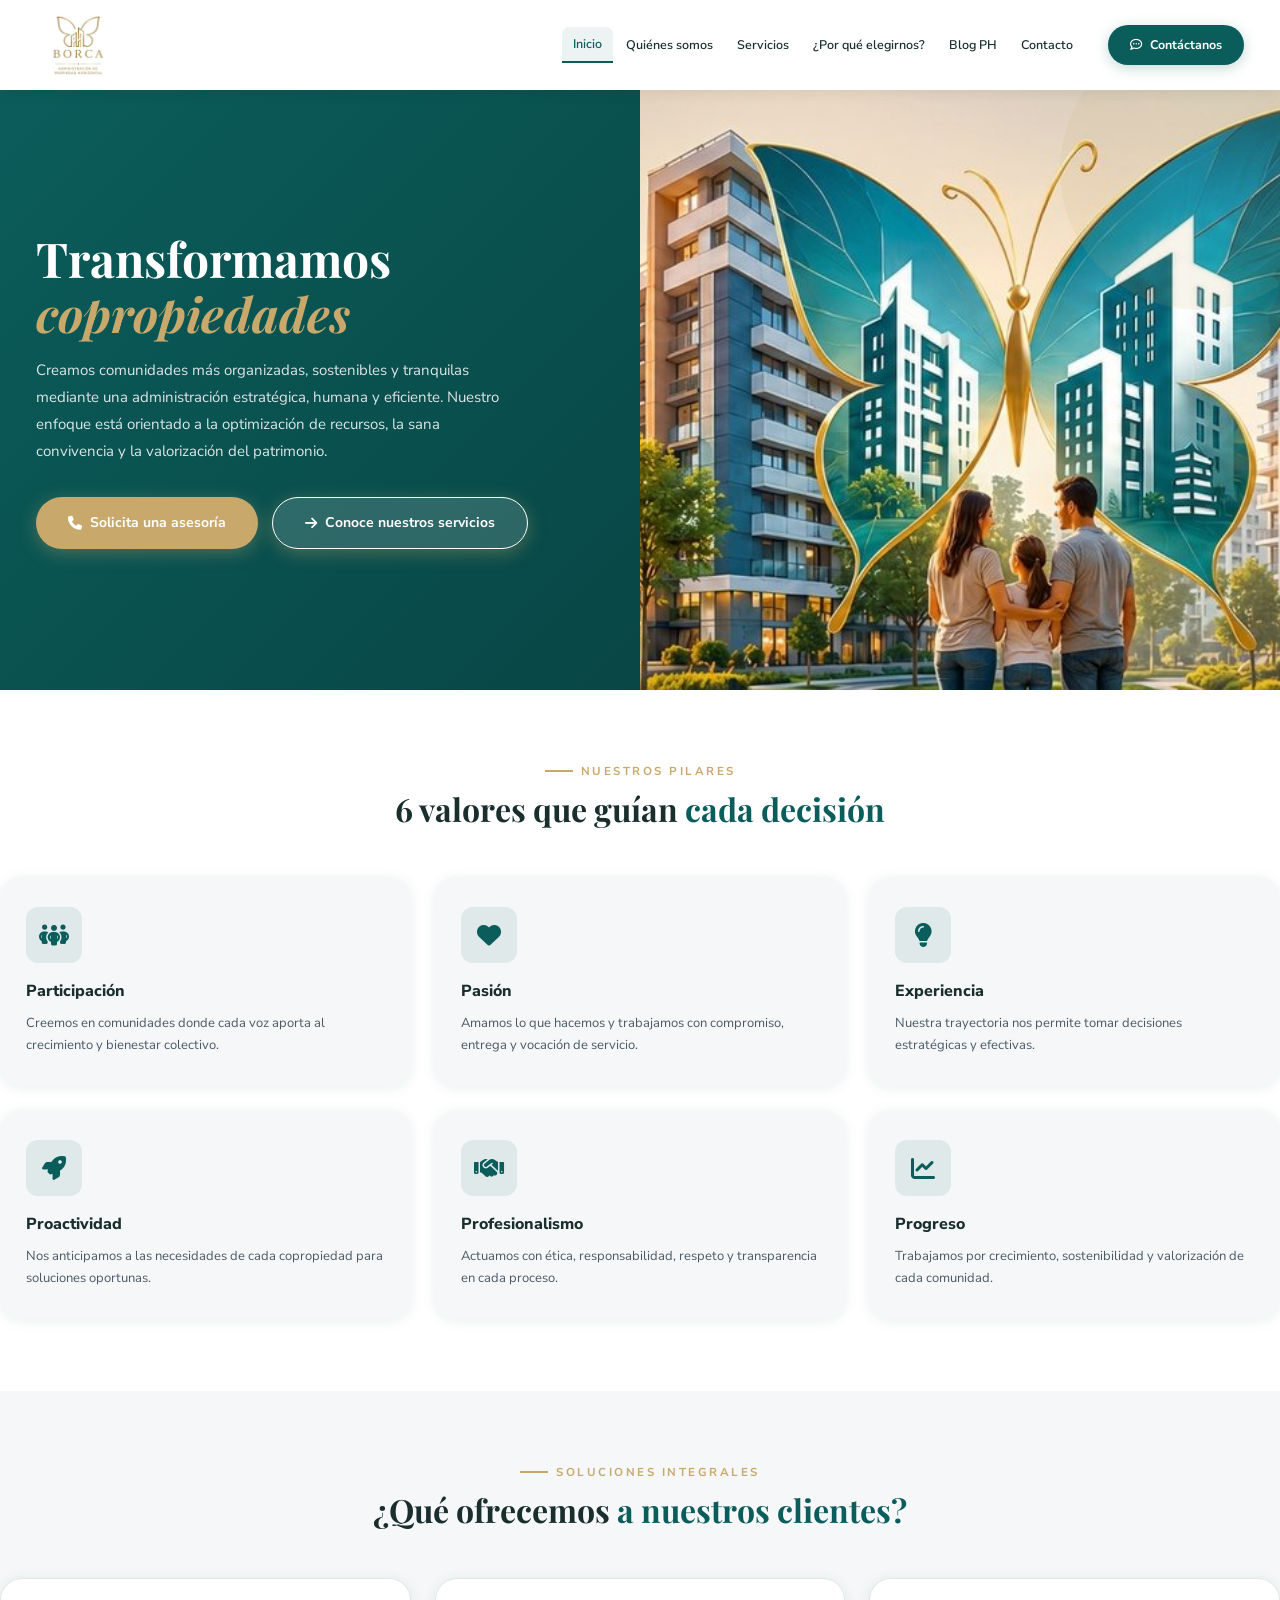
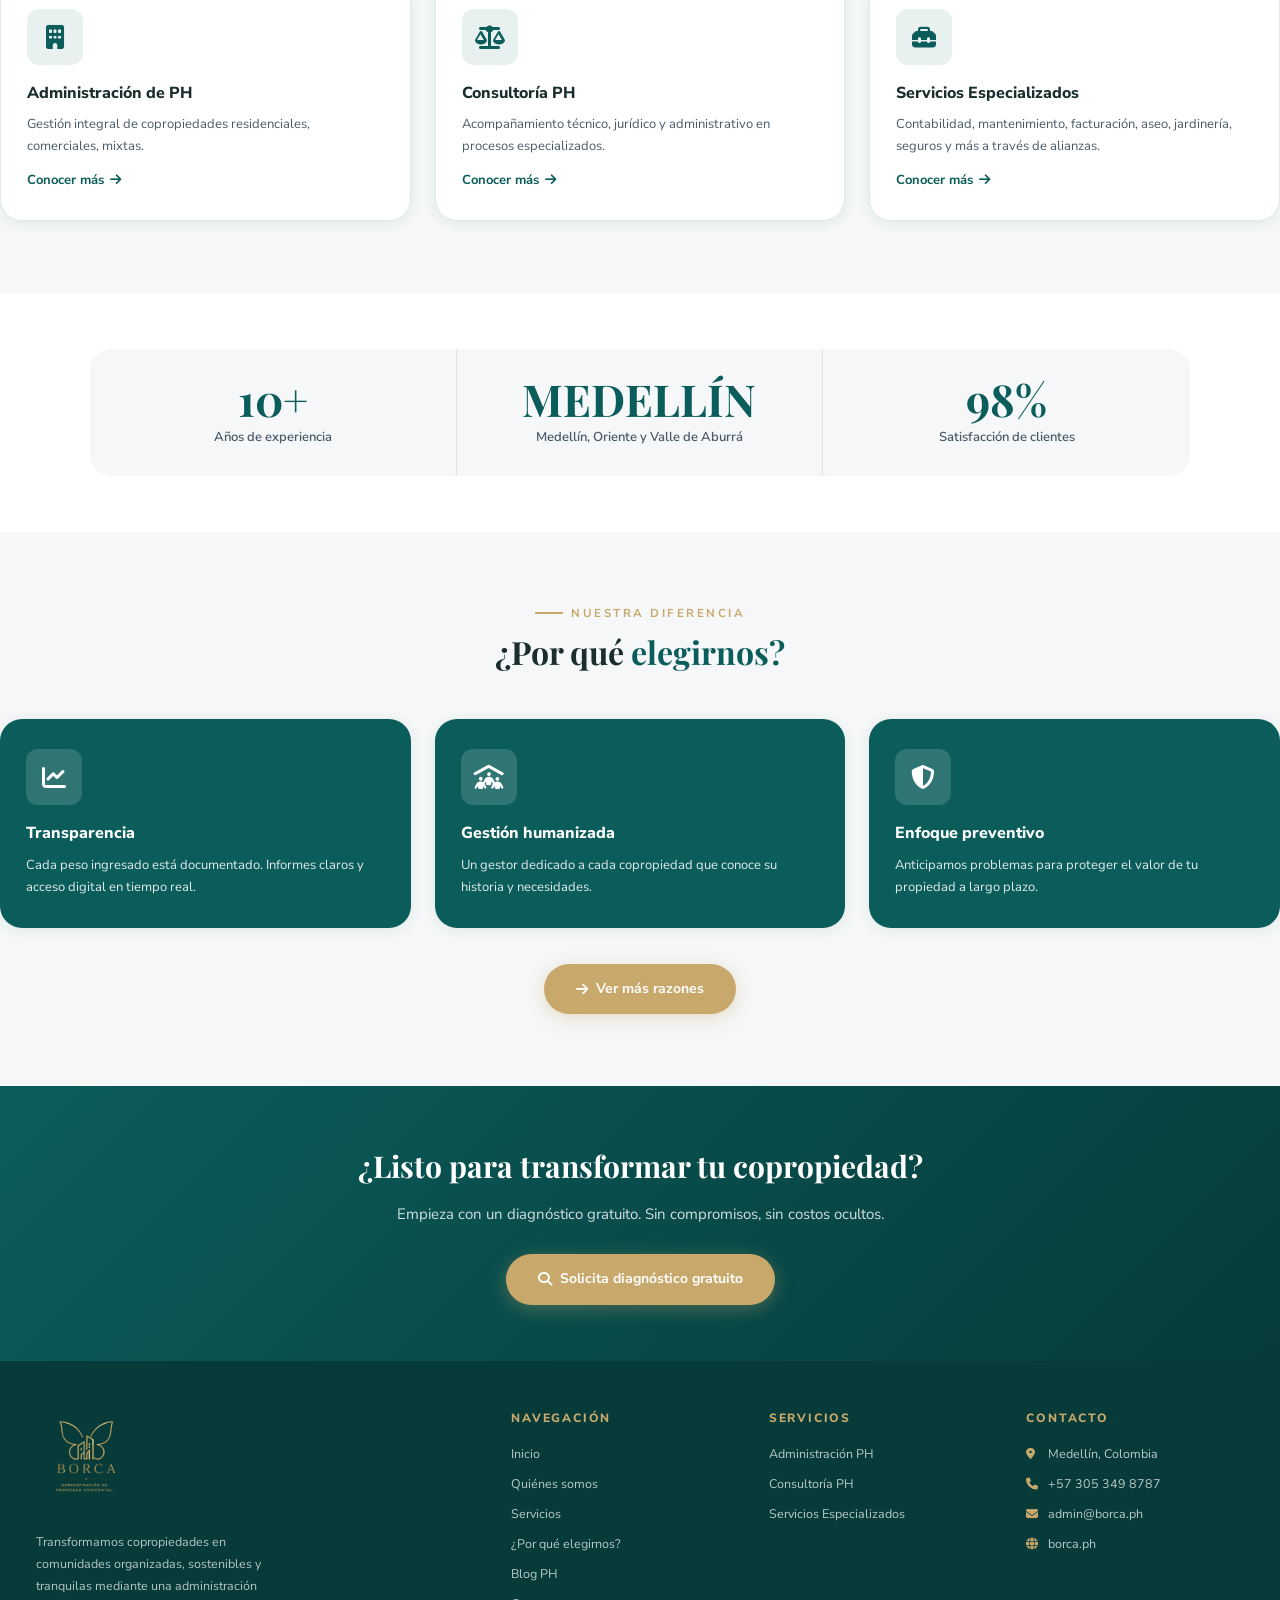
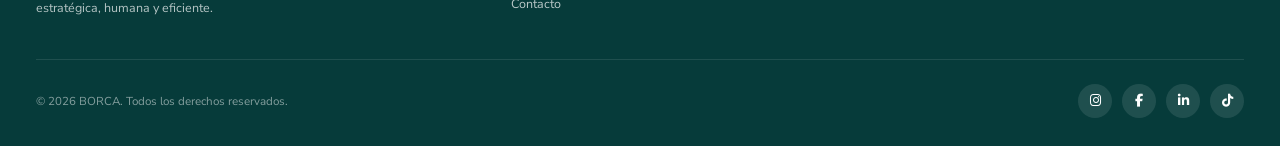
<file: index.html>
<!DOCTYPE html>
<html lang="es">
<head>
  <meta charset="UTF-8"/>
  <meta name="viewport" content="width=device-width,initial-scale=1.0"/>
  <title>Inicio – BORCA</title>
  <link href="https://fonts.googleapis.com/css2?family=Playfair+Display:ital,wght@0,400;0,700;1,400;1,700&family=Nunito+Sans:wght@300;400;600;700;800&display=swap" rel="stylesheet"/>
  <link rel="stylesheet" href="https://cdnjs.cloudflare.com/ajax/libs/font-awesome/6.5.0/css/all.min.css"/>
  <style>
*,*::before,*::after{box-sizing:border-box;margin:0;padding:0}
:root{
  --teal:#0B5D5B;--teal-dark:#063B3A;--gold:#C8A96B;
  --white:#FFFFFF;--gray-bg:#F5F7F8;
  --text-dark:#1a2e2e;--text-body:#4a5968;
  --card-green:#EAF5F0;--card-beige:#FBF5EC;
  --card-blue:#EAF1FB;--card-lila:#F3EEFB;
  --shadow-soft:0 6px 36px rgba(11,93,91,0.13);
  --shadow-card:0 2px 14px rgba(11,93,91,0.09);
  --r-xl:22px;--r-lg:16px;--r-md:12px;--r-sm:9px;
}
@keyframes ripple{to{transform:scale(2.8);opacity:0}}
@keyframes wa-pulse{0%,100%{box-shadow:0 4px 24px rgba(37,211,102,0.45)}50%{box-shadow:0 4px 40px rgba(37,211,102,0.65),0 0 0 8px rgba(37,211,102,0.12)}}
html{scroll-behavior:smooth}
body{font-family:'Nunito Sans',sans-serif;color:var(--text-dark);background:var(--white);line-height:1.6;overflow-x:hidden}
a{text-decoration:none;color:inherit}
/* NAVBAR */
.navbar{position:sticky;top:0;z-index:200;background:var(--white);box-shadow:0 2px 14px rgba(0,0,0,0.08);height:90px}
.navbar-inner{max-width:1300px;margin:0 auto;height:100%;padding:0 36px;display:flex;align-items:center;gap:24px}
.nav-logo{display:flex;align-items:center;flex-shrink:0;text-decoration:none}
.logo-img{height:68px;width:auto;object-fit:contain;display:block;margin:-4px 0}
.nav-links{display:flex;align-items:center;gap:2px;margin-left:auto}
.nav-links a{font-size:12.5px;font-weight:600;color:var(--text-dark);padding:7px 11px;border-radius:7px;white-space:nowrap;display:flex;align-items:center;gap:4px;transition:color .2s,background .2s}
.nav-links a:hover,.nav-links a.active{color:var(--teal);background:rgba(11,93,91,0.07)}
.nav-links a.active{border-bottom:2px solid var(--teal);border-radius:7px 7px 0 0}
.btn-contact{display:inline-flex;align-items:center;gap:7px;padding:10px 22px;background:var(--teal);color:var(--white);border-radius:50px;font-size:12.5px;font-weight:700;white-space:nowrap;flex-shrink:0;box-shadow:0 3px 14px rgba(11,93,91,0.24);transition:background .2s,transform .15s}
.btn-contact:hover{background:var(--teal-dark);transform:translateY(-1px)}
/* PAGE HERO BANNER */
.page-hero{background:linear-gradient(135deg, var(--teal) 0%, var(--teal-dark) 100%);padding:64px 36px;position:relative;overflow:hidden}
.page-hero::before{content:'';position:absolute;top:-60px;right:-60px;width:280px;height:280px;border-radius:50%;background:rgba(200,169,107,0.12);pointer-events:none}
.page-hero::after{content:'';position:absolute;bottom:-80px;left:10%;width:200px;height:200px;border-radius:50%;background:rgba(255,255,255,0.05);pointer-events:none}
.page-hero-inner{max-width:1300px;margin:0 auto;position:relative;z-index:1}
.page-hero-label{font-size:12px;font-weight:700;color:var(--gold);letter-spacing:2.5px;text-transform:uppercase;margin-bottom:12px;display:flex;align-items:center;gap:8px}
.page-hero-label::before{content:'';width:32px;height:2px;background:var(--gold)}
.page-hero h1{font-family:'Playfair Display',serif;font-size:44px;font-weight:700;color:var(--white);line-height:1.15;margin-bottom:16px}
.page-hero h1 span{color:var(--gold);font-style:italic}
.page-hero p{font-size:15px;color:rgba(255,255,255,0.82);max-width:560px;line-height:1.75}
/* SECTION HELPERS */
.section-wrap{max-width:1300px;margin:0 auto;padding:0 36px}
.section-pad{padding:72px 0}
.section-label{font-size:11.5px;font-weight:700;color:var(--gold);letter-spacing:2.5px;text-transform:uppercase;margin-bottom:10px;display:flex;align-items:center;gap:8px}
.section-label::before{content:'';width:28px;height:2px;background:var(--gold)}
.section-title{font-family:'Playfair Display',serif;font-size:32px;font-weight:700;color:var(--text-dark);line-height:1.2;margin-bottom:14px}
.section-title span{color:var(--teal)}
.section-lead{font-size:15px;color:var(--text-body);max-width:580px;line-height:1.8;margin-bottom:48px}
/* CARDS */
.cards-grid-3{display:grid;grid-template-columns:repeat(3,1fr);gap:24px}
.cards-grid-2{display:grid;grid-template-columns:repeat(2,1fr);gap:28px}
.card{background:var(--white);border-radius:var(--r-xl);padding:30px 26px;box-shadow:var(--shadow-card);transition:transform .22s,box-shadow .22s}
.card:hover{transform:translateY(-5px);box-shadow:0 12px 32px rgba(11,93,91,0.13)}
.card-teal{background:var(--teal);color:var(--white)}
.card-gold{background:var(--gold);color:var(--white)}
.card-gray{background:var(--gray-bg)}
.card-border{border:1.5px solid #e0eae9}
.card-icon-lg{width:56px;height:56px;border-radius:var(--r-md);background:rgba(11,93,91,0.09);display:flex;align-items:center;justify-content:center;font-size:24px;color:var(--teal);margin-bottom:18px}
.card-teal .card-icon-lg{background:rgba(255,255,255,0.15);color:var(--white)}
.card h3{font-size:16px;font-weight:800;margin-bottom:10px;line-height:1.3}
.card p{font-size:13px;line-height:1.7;color:var(--text-body)}
.card-teal p,.card-gold p{color:rgba(255,255,255,0.88)}
/* CTA STRIP */
.cta-strip{background:linear-gradient(135deg,var(--teal),var(--teal-dark));padding:56px 36px;text-align:center}
.cta-strip h2{font-family:'Playfair Display',serif;font-size:30px;color:var(--white);margin-bottom:12px}
.cta-strip p{color:rgba(255,255,255,0.82);font-size:15px;margin-bottom:28px}
.btn-cta{display:inline-flex;align-items:center;gap:8px;padding:14px 32px;background:var(--gold);color:var(--white);border-radius:50px;font-size:14px;font-weight:700;transition:background .2s,transform .15s;box-shadow:0 4px 18px rgba(200,169,107,0.35);border:none;cursor:pointer;font-family:inherit}
.btn-cta:hover{background:#b8954d;transform:translateY(-2px)}
/* PAGE FOOTER */
.page-footer{background:var(--teal-dark);padding:48px 36px 28px}
.footer-grid{max-width:1300px;margin:0 auto;display:grid;grid-template-columns:2fr 1fr 1fr 1fr;gap:40px;margin-bottom:40px}
.footer-brand .logo-img-footer{height:56px;width:auto;object-fit:contain;margin-bottom:16px}
.footer-brand p{font-size:12.5px;color:rgba(255,255,255,0.7);line-height:1.75;max-width:240px}
.footer-col h4{font-size:12px;font-weight:800;color:var(--gold);letter-spacing:1.8px;text-transform:uppercase;margin-bottom:16px}
.footer-col ul{list-style:none;display:flex;flex-direction:column;gap:10px}
.footer-col ul li a{font-size:12.5px;color:rgba(255,255,255,0.72);transition:color .2s}
.footer-col ul li a:hover{color:var(--gold)}
.footer-col ul li{display:flex;align-items:center;gap:8px;font-size:12.5px;color:rgba(255,255,255,0.72)}
.footer-col ul li i{color:var(--gold);font-size:12px;width:14px}
.footer-bottom{max-width:1300px;margin:0 auto;padding-top:24px;border-top:1px solid rgba(255,255,255,0.1);display:flex;align-items:center;justify-content:space-between;gap:20px}
.footer-bottom p{font-size:11.5px;color:rgba(255,255,255,0.5)}
.footer-social{display:flex;gap:10px}
.footer-social a{width:34px;height:34px;border-radius:50%;background:rgba(255,255,255,0.1);display:flex;align-items:center;justify-content:center;color:var(--white);font-size:13px;transition:background .2s,transform .15s;text-decoration:none}
.footer-social a:hover{background:var(--gold);transform:translateY(-2px)}
/* UTILS */
.text-teal{color:var(--teal)} .text-gold{color:var(--gold)} .text-white{color:var(--white)}
.bg-gray{background:var(--gray-bg)} .bg-teal{background:var(--teal)} .bg-white{background:var(--white)}
.flex-row{display:flex;align-items:center;gap:16px}
.check-item{display:flex;align-items:flex-start;gap:12px;margin-bottom:16px}
.check-dot{width:26px;height:26px;min-width:26px;border-radius:50%;background:var(--teal);display:flex;align-items:center;justify-content:center;color:var(--white);font-size:11px;margin-top:2px}
.check-item strong{font-size:13.5px;font-weight:800;display:block;margin-bottom:2px}
.check-item p{font-size:12.5px;color:var(--text-body);line-height:1.6}
.number-badge{font-family:'Playfair Display',serif;font-size:48px;font-weight:700;color:var(--gold);opacity:.25;line-height:1;margin-bottom:-8px}
.divider{height:1px;background:#e8eeed;margin:48px 0}
/* WA FLOAT */
.wa-float{position:fixed;bottom:28px;right:28px;width:60px;height:60px;border-radius:50%;background:#25D366;display:flex;align-items:center;justify-content:center;font-size:28px;color:white;box-shadow:0 4px 24px rgba(37,211,102,0.45);z-index:999;transition:transform .2s;animation:wa-pulse 2.5s infinite;text-decoration:none}
.wa-float:hover{transform:scale(1.1)}
.visible{opacity:1!important;transform:translateY(0)!important}
/* RESPONSIVE */
@media(max-width:1024px){.footer-grid{grid-template-columns:1fr 1fr}.cards-grid-3{grid-template-columns:1fr 1fr}}
@media(max-width:768px){
  .navbar-inner{padding:0 18px;gap:12px}.nav-links{display:none}.logo-img{height:52px}
  .page-hero{padding:44px 20px}.page-hero h1{font-size:30px}
  .section-wrap{padding:0 20px}.section-pad{padding:48px 0}
  .cards-grid-3,.cards-grid-2{grid-template-columns:1fr}
  .cta-strip{padding:44px 20px}
  .footer-grid{grid-template-columns:1fr}.footer-bottom{flex-direction:column;align-items:flex-start;gap:14px}
}
</style>
</head>
<body>

<header class="navbar">
  <div class="navbar-inner">
    <a href="index.html" class="nav-logo">
      <img src="[data-uri]" alt="BORCA" class="logo-img" />
    </a>
    <nav class="nav-links">
      <a href="index.html" class="active">Inicio</a>
      <a href="quienes-somos.html">Quiénes somos</a>
      <a href="servicios.html">Servicios</a>
      <a href="por-que-elegirnos.html">¿Por qué elegirnos?</a>
      <a href="blog-ph.html">Blog PH</a>
      <a href="contacto.html">Contacto</a>
      
    </nav>
    <a href="contacto.html" class="btn-contact">
      <i class="fa-regular fa-comment-dots"></i> Contáctanos
    </a>
  </div>
</header>

<!-- HERO SECTION -->
<section style="background:linear-gradient(135deg,var(--teal) 0%,var(--teal-dark) 100%);padding:0;min-height:600px;position:relative;overflow:hidden;display:grid;grid-template-columns:1fr 1fr;align-items:center">
  <div style="padding:56px 36px;position:relative;z-index:1">
    <h1 style="font-family:'Playfair Display',serif;font-size:48px;font-weight:700;color:white;line-height:1.15;margin-bottom:16px">
      Transformamos<br/><span style="color:var(--gold);font-style:italic">copropiedades</span>
    </h1>
    <p style="font-size:15px;color:rgba(255,255,255,0.85);line-height:1.8;max-width:480px;margin-bottom:32px">
      Creamos comunidades más organizadas, sostenibles y tranquilas mediante una administración estratégica, humana y eficiente. Nuestro enfoque está orientado a la optimización de recursos, la sana convivencia y la valorización del patrimonio.
    </p>
    <div style="display:flex;gap:14px;flex-wrap:wrap">
      <a href="contacto.html" class="btn-cta" style="background:var(--gold)"><i class="fa-solid fa-phone"></i> Solicita una asesoría</a>
      <a href="servicios.html" class="btn-cta" style="background:rgba(255,255,255,0.15);border:1.5px solid white"><i class="fa-solid fa-arrow-right"></i> Conoce nuestros servicios</a>
    </div>
  </div>
  <div style="position:relative;display:flex;align-items:center;justify-content:center;height:100%">
    <img src="[data-uri]" alt="Comunidad BORCA" style="width:100%;height:100%;object-fit:cover;object-position:center"/>
  </div>
  <div style="position:absolute;top:-60px;right:-60px;width:280px;height:280px;border-radius:50%;background:rgba(200,169,107,0.12);pointer-events:none;z-index:0"></div>
</section>

<!-- PILARES -->
<section class="bg-white">
  <div class="section-wrap section-pad">
    <div style="text-align:center;margin-bottom:48px">
      <p class="section-label" style="justify-content:center">Nuestros pilares</p>
      <h2 class="section-title">6 valores que guían <span>cada decisión</span></h2>
    </div>
    <div class="cards-grid-3">
      <div class="card card-gray">
        <div class="card-icon-lg"><i class="fa-solid fa-people-group"></i></div>
        <h3>Participación</h3>
        <p>Creemos en comunidades donde cada voz aporta al crecimiento y bienestar colectivo.</p>
      </div>
      <div class="card card-gray">
        <div class="card-icon-lg"><i class="fa-solid fa-heart"></i></div>
        <h3>Pasión</h3>
        <p>Amamos lo que hacemos y trabajamos con compromiso, entrega y vocación de servicio.</p>
      </div>
      <div class="card card-gray">
        <div class="card-icon-lg"><i class="fa-solid fa-lightbulb"></i></div>
        <h3>Experiencia</h3>
        <p>Nuestra trayectoria nos permite tomar decisiones estratégicas y efectivas.</p>
      </div>
      <div class="card card-gray">
        <div class="card-icon-lg"><i class="fa-solid fa-rocket"></i></div>
        <h3>Proactividad</h3>
        <p>Nos anticipamos a las necesidades de cada copropiedad para soluciones oportunas.</p>
      </div>
      <div class="card card-gray">
        <div class="card-icon-lg"><i class="fa-solid fa-handshake"></i></div>
        <h3>Profesionalismo</h3>
        <p>Actuamos con ética, responsabilidad, respeto y transparencia en cada proceso.</p>
      </div>
      <div class="card card-gray">
        <div class="card-icon-lg"><i class="fa-solid fa-chart-line"></i></div>
        <h3>Progreso</h3>
        <p>Trabajamos por crecimiento, sostenibilidad y valorización de cada comunidad.</p>
      </div>
    </div>
  </div>
</section>

<!-- SERVICIOS PREVIEW -->
<section class="bg-gray">
  <div class="section-wrap section-pad">
    <div style="text-align:center;margin-bottom:48px">
      <p class="section-label" style="justify-content:center">Soluciones integrales</p>
      <h2 class="section-title">¿Qué ofrecemos <span>a nuestros clientes?</span></h2>
    </div>
    <div class="cards-grid-3">
      <a href="servicios.html" class="card card-border" style="text-decoration:none;cursor:pointer;transition:all .2s">
        <div class="card-icon-lg"><i class="fa-solid fa-building"></i></div>
        <h3>Administración de PH</h3>
        <p>Gestión integral de copropiedades residenciales, comerciales, mixtas.</p>
        <div style="color:var(--teal);font-weight:700;font-size:13px;margin-top:12px;display:flex;align-items:center;gap:6px">
          Conocer más <i class="fa-solid fa-arrow-right"></i>
        </div>
      </a>
      <a href="servicios.html" class="card card-border" style="text-decoration:none;cursor:pointer;transition:all .2s">
        <div class="card-icon-lg"><i class="fa-solid fa-scale-balanced"></i></div>
        <h3>Consultoría PH</h3>
        <p>Acompañamiento técnico, jurídico y administrativo en procesos especializados.</p>
        <div style="color:var(--teal);font-weight:700;font-size:13px;margin-top:12px;display:flex;align-items:center;gap:6px">
          Conocer más <i class="fa-solid fa-arrow-right"></i>
        </div>
      </a>
      <a href="servicios.html" class="card card-border" style="text-decoration:none;cursor:pointer;transition:all .2s">
        <div class="card-icon-lg"><i class="fa-solid fa-toolbox"></i></div>
        <h3>Servicios Especializados</h3>
        <p>Contabilidad, mantenimiento, facturación, aseo, jardinería, seguros y más a través de alianzas.</p>
        <div style="color:var(--teal);font-weight:700;font-size:13px;margin-top:12px;display:flex;align-items:center;gap:6px">
          Conocer más <i class="fa-solid fa-arrow-right"></i>
        </div>
      </a>
    </div>
  </div>
</section>

<!-- ESTADÍSTICAS -->
<!-- ESTADÍSTICAS -->
<section class="bg-white">
  <div class="section-wrap" style="padding:56px 36px">

    <div style="
      display:grid;
      grid-template-columns:repeat(auto-fit,minmax(250px,1fr));
      max-width:1100px;
      margin:0 auto;
      gap:0;
      background:var(--gray-bg);
      border-radius:22px;
      overflow:hidden;
    ">

      <!-- Años -->
      <div style="text-align:center;padding:28px 20px;border-right:1px solid #dde6e6;">
        <div style="
          font-family:'Playfair Display',serif;
          font-size:44px;
          font-weight:700;
          color:var(--teal);
          line-height:1;
        ">
          10+
        </div>

        <div style="
          font-size:13px;
          color:var(--text-body);
          margin-top:6px;
          font-weight:600;
        ">
          Años de experiencia
        </div>
      </div>

      <!-- Ciudad -->
      <div style="text-align:center;padding:28px 20px;border-right:1px solid #dde6e6;">
        <div style="
          font-family:'Playfair Display',serif;
          font-size:44px;
          font-weight:700;
          color:var(--teal);
          line-height:1;
        ">
          MEDELLÍN
        </div>

        <div style="
          font-size:13px;
          color:var(--text-body);
          margin-top:6px;
          font-weight:600;
        ">
          Medellín, Oriente y Valle de Aburrá
        </div>
      </div>

      <!-- Satisfacción -->
      <div style="text-align:center;padding:28px 20px;">
        <div style="
          font-family:'Playfair Display',serif;
          font-size:44px;
          font-weight:700;
          color:var(--teal);
          line-height:1;
        ">
          98%
        </div>

        <div style="
          font-size:13px;
          color:var(--text-body);
          margin-top:6px;
          font-weight:600;
        ">
          Satisfacción de clientes
        </div>
      </div>

    </div>

  </div>
</section>

<!-- POR QUÉ ELEGIRNOS -->
<section class="bg-gray">
  <div class="section-wrap section-pad">
    <div style="text-align:center;margin-bottom:48px">
      <p class="section-label" style="justify-content:center">Nuestra diferencia</p>
      <h2 class="section-title">¿Por qué<span> elegirnos?</span></h2>
    </div>
    <div class="cards-grid-3">
      <div class="card card-teal">
        <div class="card-icon-lg"><i class="fa-solid fa-chart-line"></i></div>
        <h3>Transparencia</h3>
        <p>Cada peso ingresado está documentado. Informes claros y acceso digital en tiempo real.</p>
      </div>
      <div class="card card-teal">
        <div class="card-icon-lg"><i class="fa-solid fa-people-roof"></i></div>
        <h3>Gestión humanizada</h3>
        <p>Un gestor dedicado a cada copropiedad que conoce su historia y necesidades.</p>
      </div>
      <div class="card card-teal">
        <div class="card-icon-lg"><i class="fa-solid fa-shield-halved"></i></div>
        <h3>Enfoque preventivo</h3>
        <p>Anticipamos problemas para proteger el valor de tu propiedad a largo plazo.</p>
      </div>
    </div>
    <div style="text-align:center;margin-top:36px">
      <a href="por-que-elegirnos.html" class="btn-cta"><i class="fa-solid fa-arrow-right"></i> Ver más razones</a>
    </div>
  </div>
</section>

<!-- CTA -->
<section class="cta-strip">
  <h2>¿Listo para transformar tu copropiedad?</h2>
  <p>Empieza con un diagnóstico gratuito. Sin compromisos, sin costos ocultos.</p>
  <a href="contacto.html" class="btn-cta"><i class="fa-solid fa-magnifying-glass"></i> Solicita diagnóstico gratuito</a>
</section>


<footer class="page-footer">
  <div class="footer-grid">
    <div class="footer-brand">
      <img src="./assets/borcat.png" alt="BORCA" style="width:100px;height:100px;object-fit:contain;margin-bottom:14px">
      <p>Transformamos copropiedades en comunidades organizadas, sostenibles y tranquilas mediante una administración estratégica, humana y eficiente.</p>
    </div>
    <div class="footer-col">
      <h4>Navegación</h4>
      <ul>
        <li><a href="index.html">Inicio</a></li>
        <li><a href="quienes-somos.html">Quiénes somos</a></li>
        <li><a href="servicios.html">Servicios</a></li>
        <li><a href="por-que-elegirnos.html">¿Por qué elegirnos?</a></li>
        <li><a href="blog-ph.html">Blog PH</a></li>
        <li><a href="contacto.html">Contacto</a></li>
      </ul>
    </div>
    <div class="footer-col">
      <h4>Servicios</h4>
      <ul>
        <li><a href="servicios.html">Administración PH</a></li>
        <li><a href="servicios.html">Consultoría PH</a></li>
        <li><a href="servicios.html">Servicios Especializados</a></li>
      </ul>
    </div>
    <div class="footer-col">
      <h4>Contacto</h4>
      <ul>
        <li><i class="fa-solid fa-location-dot"></i> Medellín, Colombia</li>
        <li><i class="fa-solid fa-phone"></i> +57 305 349 8787</li>
        <li><i class="fa-solid fa-envelope"></i>  admin@borca.ph</li>
        <li><i class="fa-solid fa-globe"></i> borca.ph</li>
      </ul>
    </div>
  </div>
  <div class="footer-bottom">
    <p>© 2026 BORCA. Todos los derechos reservados.</p>
    <div class="footer-social">
      <a href="#" aria-label="Instagram"><i class="fa-brands fa-instagram"></i></a>
      <a href="#" aria-label="Facebook"><i class="fa-brands fa-facebook-f"></i></a>
      <a href="#" aria-label="LinkedIn"><i class="fa-brands fa-linkedin-in"></i></a>
      <a href="#" aria-label="TikTok"><i class="fa-brands fa-tiktok"></i></a>
    </div>
  </div>
</footer>
<script>
document.addEventListener('DOMContentLoaded', () => {
  const navbar = document.querySelector('.navbar');
  window.addEventListener('scroll', () => {
    navbar.style.boxShadow = window.scrollY > 10
      ? '0 4px 22px rgba(0,0,0,0.11)' : '0 2px 14px rgba(0,0,0,0.08)';
  });
  const targets = document.querySelectorAll('.card,.check-item,.timeline-item,.blog-card,.stat-box,.team-card,.anim');
  const obs = new IntersectionObserver((entries) => {
    entries.forEach(e => { if(e.isIntersecting){e.target.classList.add('visible');obs.unobserve(e.target)} });
  }, {threshold:0.10});
  targets.forEach((el,i) => {
    el.style.opacity='0'; el.style.transform='translateY(18px)';
    el.style.transition=`opacity .45s ease ${i*50}ms,transform .45s ease ${i*50}ms`;
    obs.observe(el);
  });
  document.querySelectorAll('.btn-cta,.btn-contact,.btn-submit').forEach(btn => {
    btn.addEventListener('click', function(e) {
      const r=this.getBoundingClientRect(), s=document.createElement('span'), sz=Math.max(r.width,r.height);
      s.style.cssText=`position:absolute;width:${sz}px;height:${sz}px;border-radius:50%;
        background:rgba(255,255,255,0.25);transform:scale(0);animation:ripple .5s linear;
        left:${e.clientX-r.left-sz/2}px;top:${e.clientY-r.top-sz/2}px;pointer-events:none;`;
      this.style.position='relative';this.style.overflow='hidden';
      this.appendChild(s);s.addEventListener('animationend',()=>s.remove());
    });
  });
});
</script>
<style>
@keyframes ripple{to{transform:scale(2.8);opacity:0}}
.visible{opacity:1!important;transform:translateY(0)!important}
</style>
</body>
</html>
</file>
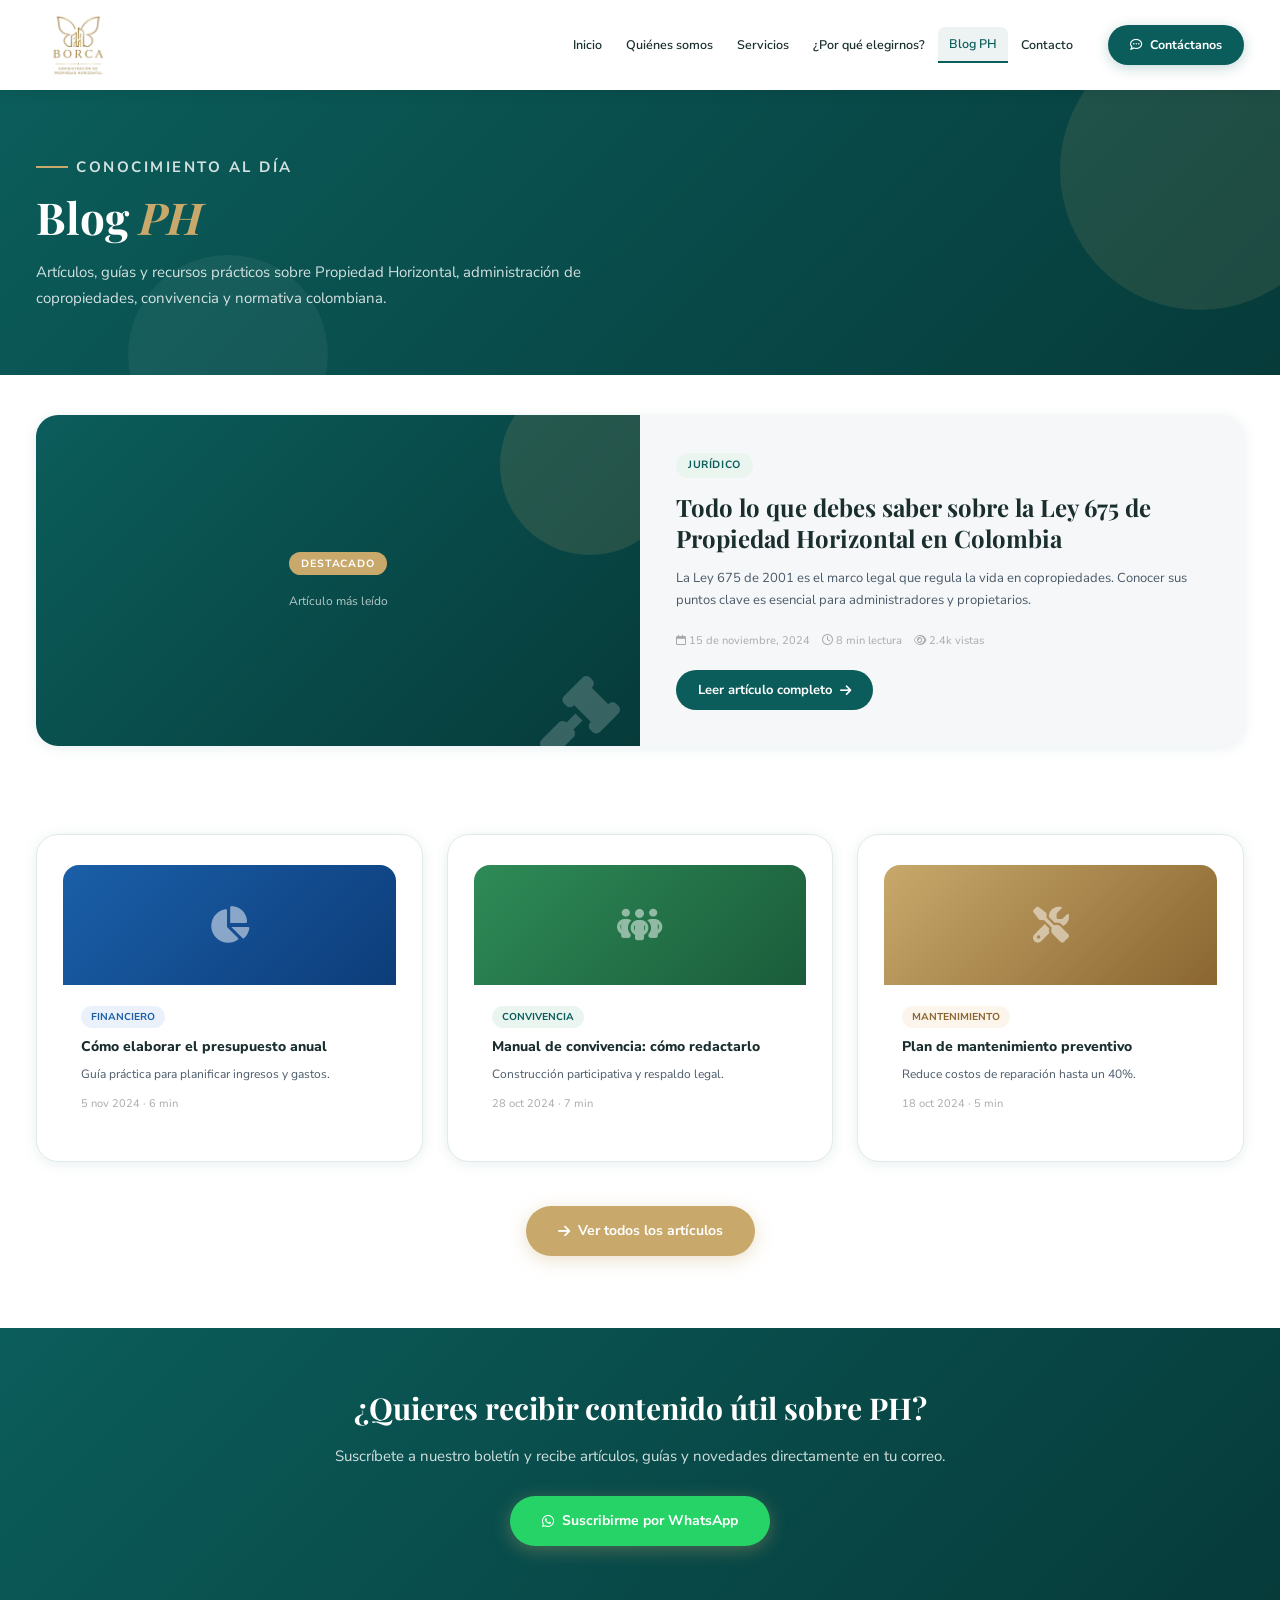
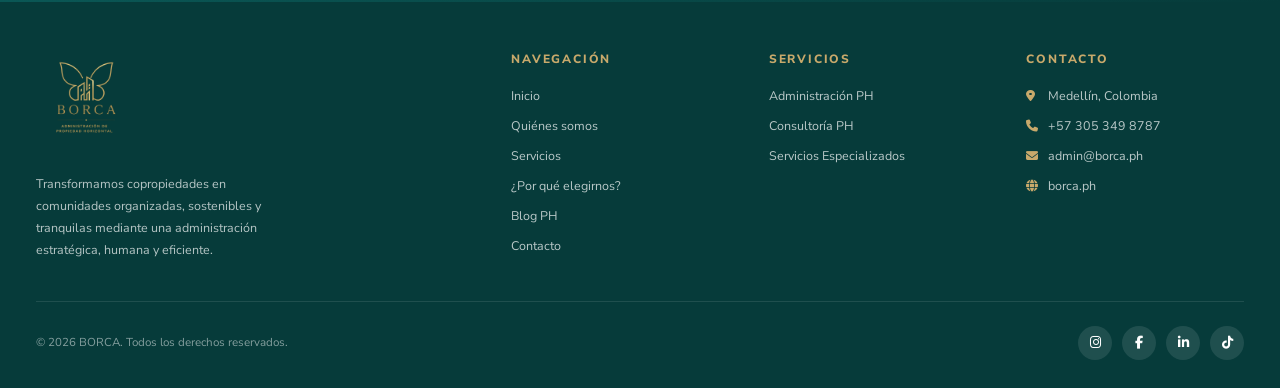
<file: blog-ph.html>
<!DOCTYPE html>
<html lang="es">
<head>
  <meta charset="UTF-8"/>
  <meta name="viewport" content="width=device-width,initial-scale=1.0"/>
  <title>Blog PH – BORCA</title>
  <link href="https://fonts.googleapis.com/css2?family=Playfair+Display:ital,wght@0,400;0,700;1,400;1,700&family=Nunito+Sans:wght@300;400;600;700;800&display=swap" rel="stylesheet"/>
  <link rel="stylesheet" href="https://cdnjs.cloudflare.com/ajax/libs/font-awesome/6.5.0/css/all.min.css"/>
  <style>
*,*::before,*::after{box-sizing:border-box;margin:0;padding:0}
:root{
  --teal:#0B5D5B;--teal-dark:#063B3A;--gold:#C8A96B;
  --white:#FFFFFF;--gray-bg:#F5F7F8;
  --text-dark:#1a2e2e;--text-body:#4a5968;
  --card-green:#EAF5F0;--card-beige:#FBF5EC;
  --card-blue:#EAF1FB;--card-lila:#F3EEFB;
  --shadow-soft:0 6px 36px rgba(11,93,91,0.13);
  --shadow-card:0 2px 14px rgba(11,93,91,0.09);
  --r-xl:22px;--r-lg:16px;--r-md:12px;--r-sm:9px;
}
html{scroll-behavior:smooth}
body{font-family:'Nunito Sans',sans-serif;color:var(--text-dark);background:var(--white);line-height:1.6;overflow-x:hidden}
a{text-decoration:none;color:inherit}
/* NAVBAR */
.navbar{position:sticky;top:0;z-index:200;background:var(--white);box-shadow:0 2px 14px rgba(0,0,0,0.08);height:90px}
.navbar-inner{max-width:1300px;margin:0 auto;height:100%;padding:0 36px;display:flex;align-items:center;gap:24px}
.nav-logo{display:flex;align-items:center;flex-shrink:0;text-decoration:none}
.logo-img{height:68px;width:auto;object-fit:contain;display:block;margin:-4px 0}
.nav-links{display:flex;align-items:center;gap:2px;margin-left:auto}
.nav-links a{font-size:12.5px;font-weight:600;color:var(--text-dark);padding:7px 11px;border-radius:7px;white-space:nowrap;display:flex;align-items:center;gap:4px;transition:color .2s,background .2s}
.nav-links a:hover,.nav-links a.active{color:var(--teal);background:rgba(11,93,91,0.07)}
.nav-links a.active{border-bottom:2px solid var(--teal);border-radius:7px 7px 0 0}
.btn-contact{display:inline-flex;align-items:center;gap:7px;padding:10px 22px;background:var(--teal);color:var(--white);border-radius:50px;font-size:12.5px;font-weight:700;white-space:nowrap;flex-shrink:0;box-shadow:0 3px 14px rgba(11,93,91,0.24);transition:background .2s,transform .15s}
.btn-contact:hover{background:var(--teal-dark);transform:translateY(-1px)}
/* PAGE HERO BANNER */
.page-hero{background:linear-gradient(135deg, var(--teal) 0%, var(--teal-dark) 100%);padding:64px 36px;position:relative;overflow:hidden}
.page-hero::before{content:'';position:absolute;top:-60px;right:-60px;width:280px;height:280px;border-radius:50%;background:rgba(200,169,107,0.12);pointer-events:none}
.page-hero::after{content:'';position:absolute;bottom:-80px;left:10%;width:200px;height:200px;border-radius:50%;background:rgba(255,255,255,0.05);pointer-events:none}
.page-hero-inner{max-width:1300px;margin:0 auto;position:relative;z-index:1}
.page-hero-label{font-size:12px;font-weight:700;color:var(--gold);letter-spacing:2.5px;text-transform:uppercase;margin-bottom:12px;display:flex;align-items:center;gap:8px}
.page-hero-label::before{content:'';width:32px;height:2px;background:var(--gold)}
.page-hero h1{font-family:'Playfair Display',serif;font-size:44px;font-weight:700;color:var(--white);line-height:1.15;margin-bottom:16px}
.page-hero h1 span{color:var(--gold);font-style:italic}
.page-hero p{font-size:15px;color:rgba(255,255,255,0.82);max-width:560px;line-height:1.75}
/* SECTION HELPERS */
.section-wrap{max-width:1300px;margin:0 auto;padding:0 36px}
.section-pad{padding:72px 0}
.section-label{font-size:11.5px;font-weight:700;color:var(--gold);letter-spacing:2.5px;text-transform:uppercase;margin-bottom:10px;display:flex;align-items:center;gap:8px}
.section-label::before{content:'';width:28px;height:2px;background:var(--gold)}
.section-title{font-family:'Playfair Display',serif;font-size:32px;font-weight:700;color:var(--text-dark);line-height:1.2;margin-bottom:14px}
.section-title span{color:var(--teal)}
.section-lead{font-size:15px;color:var(--text-body);max-width:580px;line-height:1.8;margin-bottom:48px}
/* CARDS */
.cards-grid-3{display:grid;grid-template-columns:repeat(3,1fr);gap:24px}
.cards-grid-2{display:grid;grid-template-columns:repeat(2,1fr);gap:28px}
.card{background:var(--white);border-radius:var(--r-xl);padding:30px 26px;box-shadow:var(--shadow-card);transition:transform .22s,box-shadow .22s}
.card:hover{transform:translateY(-5px);box-shadow:0 12px 32px rgba(11,93,91,0.13)}
.card-teal{background:var(--teal);color:var(--white)}
.card-gold{background:var(--gold);color:var(--white)}
.card-gray{background:var(--gray-bg)}
.card-border{border:1.5px solid #e0eae9}
.card-icon-lg{width:56px;height:56px;border-radius:var(--r-md);background:rgba(11,93,91,0.09);display:flex;align-items:center;justify-content:center;font-size:24px;color:var(--teal);margin-bottom:18px}
.card-teal .card-icon-lg{background:rgba(255,255,255,0.15);color:var(--white)}
.card h3{font-size:16px;font-weight:800;margin-bottom:10px;line-height:1.3}
.card p{font-size:13px;line-height:1.7;color:var(--text-body)}
.card-teal p,.card-gold p{color:rgba(255,255,255,0.88)}
/* CTA STRIP */
.cta-strip{background:linear-gradient(135deg,var(--teal),var(--teal-dark));padding:56px 36px;text-align:center}
.cta-strip h2{font-family:'Playfair Display',serif;font-size:30px;color:var(--white);margin-bottom:12px}
.cta-strip p{color:rgba(255,255,255,0.82);font-size:15px;margin-bottom:28px}
.btn-cta{display:inline-flex;align-items:center;gap:8px;padding:14px 32px;background:var(--gold);color:var(--white);border-radius:50px;font-size:14px;font-weight:700;transition:background .2s,transform .15s;box-shadow:0 4px 18px rgba(200,169,107,0.35)}
.btn-cta:hover{background:#b8954d;transform:translateY(-2px)}
/* PAGE FOOTER */
.page-footer{background:var(--teal-dark);padding:48px 36px 28px}
.footer-grid{max-width:1300px;margin:0 auto;display:grid;grid-template-columns:2fr 1fr 1fr 1fr;gap:40px;margin-bottom:40px}
.footer-brand .logo-img-footer{height:56px;width:auto;object-fit:contain;margin-bottom:16px}
.footer-brand p{font-size:12.5px;color:rgba(255,255,255,0.7);line-height:1.75;max-width:240px}
.footer-col h4{font-size:12px;font-weight:800;color:var(--gold);letter-spacing:1.8px;text-transform:uppercase;margin-bottom:16px}
.footer-col ul{list-style:none;display:flex;flex-direction:column;gap:10px}
.footer-col ul li a{font-size:12.5px;color:rgba(255,255,255,0.72);transition:color .2s}
.footer-col ul li a:hover{color:var(--gold)}
.footer-col ul li{display:flex;align-items:center;gap:8px;font-size:12.5px;color:rgba(255,255,255,0.72)}
.footer-col ul li i{color:var(--gold);font-size:12px;width:14px}
.footer-bottom{max-width:1300px;margin:0 auto;padding-top:24px;border-top:1px solid rgba(255,255,255,0.1);display:flex;align-items:center;justify-content:space-between;gap:20px}
.footer-bottom p{font-size:11.5px;color:rgba(255,255,255,0.5)}
.footer-social{display:flex;gap:10px}
.footer-social a{width:34px;height:34px;border-radius:50%;background:rgba(255,255,255,0.1);display:flex;align-items:center;justify-content:center;color:var(--white);font-size:13px;transition:background .2s,transform .15s}
.footer-social a:hover{background:var(--gold);transform:translateY(-2px)}
/* UTILS */
.text-teal{color:var(--teal)} .text-gold{color:var(--gold)} .text-white{color:var(--white)}
.bg-gray{background:var(--gray-bg)} .bg-teal{background:var(--teal)} .bg-white{background:var(--white)}
.flex-row{display:flex;align-items:center;gap:16px}
.check-item{display:flex;align-items:flex-start;gap:12px;margin-bottom:16px}
.check-dot{width:26px;height:26px;min-width:26px;border-radius:50%;background:var(--teal);display:flex;align-items:center;justify-content:center;color:var(--white);font-size:11px;margin-top:2px}
.check-item strong{font-size:13.5px;font-weight:800;display:block;margin-bottom:2px}
.check-item p{font-size:12.5px;color:var(--text-body);line-height:1.6}
.number-badge{font-family:'Playfair Display',serif;font-size:48px;font-weight:700;color:var(--gold);opacity:.25;line-height:1;margin-bottom:-8px}
.divider{height:1px;background:#e8eeed;margin:48px 0}
/* WA FLOAT */
.wa-float{position:fixed;bottom:28px;right:28px;width:60px;height:60px;border-radius:50%;background:#25D366;display:flex;align-items:center;justify-content:center;font-size:28px;color:white;box-shadow:0 4px 24px rgba(37,211,102,0.45);z-index:999;transition:transform .2s;animation:wa-pulse 2.5s infinite;text-decoration:none}
.wa-float:hover{transform:scale(1.1)}
@keyframes wa-pulse{0%,100%{box-shadow:0 4px 24px rgba(37,211,102,0.45)}50%{box-shadow:0 4px 40px rgba(37,211,102,0.65),0 0 0 8px rgba(37,211,102,0.12)}}
/* RESPONSIVE */
@media(max-width:1024px){.footer-grid{grid-template-columns:1fr 1fr}.cards-grid-3{grid-template-columns:1fr 1fr}}
@media(max-width:768px){
  .navbar-inner{padding:0 18px;gap:12px}.nav-links{display:none}.logo-img{height:52px}
  .page-hero{padding:44px 20px}.page-hero h1{font-size:30px}
  .section-wrap{padding:0 20px}.section-pad{padding:48px 0}
  .cards-grid-3,.cards-grid-2{grid-template-columns:1fr}
  .cta-strip{padding:44px 20px}
  .footer-grid{grid-template-columns:1fr}.footer-bottom{flex-direction:column;align-items:flex-start;gap:14px}
}
</style>
</head>
<body>

<header class="navbar">
  <div class="navbar-inner">
    <a href="index.html" class="nav-logo">
      <img src="[data-uri]" alt="BORCA" class="logo-img" />
    </a>
    <nav class="nav-links">
      <a href="index.html">Inicio</a>
      <a href="quienes-somos.html">Quiénes somos</a>
      <a href="servicios.html">Servicios</a>
      <a href="por-que-elegirnos.html">¿Por qué elegirnos?</a>
      <a href="blog-ph.html" class="active">Blog PH</a>
      <a href="contacto.html">Contacto</a>
      
    </nav>
    <a href="contacto.html" class="btn-contact">
      <i class="fa-regular fa-comment-dots"></i> Contáctanos
    </a>
  </div>
</header>

<!-- PAGE HERO -->
<section class="page-hero">
  <div class="page-hero-inner">
    <p class="page-hero-label">Conocimiento al día</p>
    <h1>Blog <span>PH</span></h1>
    <p>Artículos, guías y recursos prácticos sobre Propiedad Horizontal, administración de copropiedades, convivencia y normativa colombiana.</p>
  </div>
</section>

<!-- ARTÍCULO DESTACADO -->
<section class="bg-white">
  <div class="section-wrap" style="padding-top:40px;padding-bottom:40px">
    <div style="background:var(--gray-bg);border-radius:22px;overflow:hidden;display:grid;grid-template-columns:1fr 1fr;box-shadow:var(--shadow-card);margin-bottom:48px">
      <div style="background:linear-gradient(135deg,var(--teal) 0%,var(--teal-dark) 100%);display:flex;align-items:center;justify-content:center;min-height:280px;padding:40px;position:relative;overflow:hidden">
        <div style="position:absolute;top:-40px;right:-40px;width:180px;height:180px;border-radius:50%;background:rgba(200,169,107,0.15)"></div>
        <i class="fa-solid fa-gavel" style="font-size:80px;color:rgba(255,255,255,0.2);position:absolute;bottom:-10px;right:20px"></i>
        <div style="position:relative;z-index:1;text-align:center">
          <span style="background:var(--gold);color:white;font-size:10.5px;font-weight:700;padding:4px 12px;border-radius:50px;letter-spacing:.8px;text-transform:uppercase">Destacado</span>
          <p style="color:rgba(255,255,255,0.7);font-size:12px;margin-top:16px">Artículo más leído</p>
        </div>
      </div>
      <div style="padding:36px">
        <span style="background:var(--card-green);color:var(--teal);font-size:10.5px;font-weight:700;padding:4px 12px;border-radius:50px;display:inline-block;margin-bottom:14px;text-transform:uppercase;letter-spacing:.6px">Jurídico</span>
        <h2 style="font-family:'Playfair Display',serif;font-size:24px;font-weight:700;line-height:1.3;margin-bottom:12px">Todo lo que debes saber sobre la Ley 675 de Propiedad Horizontal en Colombia</h2>
        <p style="font-size:13px;color:var(--text-body);line-height:1.75;margin-bottom:20px">La Ley 675 de 2001 es el marco legal que regula la vida en copropiedades. Conocer sus puntos clave es esencial para administradores y propietarios.</p>
        <div style="font-size:11px;color:#aaa;display:flex;gap:12px;flex-wrap:wrap;margin-bottom:20px">
          <span><i class="fa-regular fa-calendar"></i> 15 de noviembre, 2024</span>
          <span><i class="fa-regular fa-clock"></i> 8 min lectura</span>
          <span><i class="fa-regular fa-eye"></i> 2.4k vistas</span>
        </div>
        <a href="ley-675-propiedad-horizontal.html" style="display:inline-flex;align-items:center;gap:8px;padding:10px 22px;background:var(--teal);color:white;border-radius:50px;font-size:13px;font-weight:700">Leer artículo completo <i class="fa-solid fa-arrow-right"></i></a>
      </div>
    </div>
  </div>
</section>

<!-- ARTÍCULOS GRID (PREVIEW) -->
<section class="bg-white">
  <div class="section-wrap" style="padding-top:0;padding-bottom:72px">
    <div style="display:grid;grid-template-columns:repeat(3,1fr);gap:24px">
      <div class="card card-border">
        <div style="height:120px;background:linear-gradient(135deg,#1a5fa8,#0d3d7a);border-radius:16px 16px 0 0;display:flex;align-items:center;justify-content:center;font-size:36px;color:rgba(255,255,255,0.5);margin:-0 -0 0 -0"><i class="fa-solid fa-chart-pie"></i></div>
        <div style="padding:18px">
          <span style="background:var(--card-blue);color:#1a5fa8;font-size:10px;font-weight:700;padding:3px 10px;border-radius:50px;display:inline-block;margin-bottom:10px;text-transform:uppercase">Financiero</span>
          <h3 style="font-size:14px;font-weight:800;line-height:1.35;margin-bottom:8px">Cómo elaborar el presupuesto anual</h3>
          <p style="font-size:12px;color:var(--text-body);line-height:1.65">Guía práctica para planificar ingresos y gastos.</p>
          <div style="font-size:11px;color:#aaa;margin-top:10px">5 nov 2024 · 6 min</div>
        </div>
      </div>
      <div class="card card-border">
        <div style="height:120px;background:linear-gradient(135deg,#2e8b57,#1a5c3a);border-radius:16px 16px 0 0;display:flex;align-items:center;justify-content:center;font-size:36px;color:rgba(255,255,255,0.5)"><i class="fa-solid fa-people-group"></i></div>
        <div style="padding:18px">
          <span style="background:var(--card-green);color:var(--teal);font-size:10px;font-weight:700;padding:3px 10px;border-radius:50px;display:inline-block;margin-bottom:10px;text-transform:uppercase">Convivencia</span>
          <h3 style="font-size:14px;font-weight:800;line-height:1.35;margin-bottom:8px">Manual de convivencia: cómo redactarlo</h3>
          <p style="font-size:12px;color:var(--text-body);line-height:1.65">Construcción participativa y respaldo legal.</p>
          <div style="font-size:11px;color:#aaa;margin-top:10px">28 oct 2024 · 7 min</div>
        </div>
      </div>
      <div class="card card-border">
        <div style="height:120px;background:linear-gradient(135deg,#c8a96b,#8a6530);border-radius:16px 16px 0 0;display:flex;align-items:center;justify-content:center;font-size:36px;color:rgba(255,255,255,0.5)"><i class="fa-solid fa-screwdriver-wrench"></i></div>
        <div style="padding:18px">
          <span style="background:var(--card-beige);color:#8a6530;font-size:10px;font-weight:700;padding:3px 10px;border-radius:50px;display:inline-block;margin-bottom:10px;text-transform:uppercase">Mantenimiento</span>
          <h3 style="font-size:14px;font-weight:800;line-height:1.35;margin-bottom:8px">Plan de mantenimiento preventivo</h3>
          <p style="font-size:12px;color:var(--text-body);line-height:1.65">Reduce costos de reparación hasta un 40%.</p>
          <div style="font-size:11px;color:#aaa;margin-top:10px">18 oct 2024 · 5 min</div>
        </div>
      </div>
    </div>
    <div style="text-align:center;margin-top:44px">
      <a href="blog-ph.html" class="btn-cta"><i class="fa-solid fa-arrow-right"></i> Ver todos los artículos</a>
    </div>
  </div>
</section>

<!-- CTA NEWSLETTER -->
<section class="cta-strip">
  <h2>¿Quieres recibir contenido útil sobre PH?</h2>
  <p>Suscríbete a nuestro boletín y recibe artículos, guías y novedades directamente en tu correo.</p>
  <a href="https://wa.me/573053498787?text=Hola+BORCA%2C+quiero+suscribirme+al+bolet%C3%ADn" target="_blank" class="btn-cta" style="background:#25D366"><i class="fa-brands fa-whatsapp"></i> Suscribirme por WhatsApp</a>
</section>


<footer class="page-footer">
  <div class="footer-grid">
    <div class="footer-brand">
      <img src="./assets/borcat.png" alt="BORCA" style="width:100px;height:100px;object-fit:contain;margin-bottom:14px">
      <p>Transformamos copropiedades en comunidades organizadas, sostenibles y tranquilas mediante una administración estratégica, humana y eficiente.</p>
    </div>
    <div class="footer-col">
      <h4>Navegación</h4>
      <ul>
        <li><a href="index.html">Inicio</a></li>
        <li><a href="quienes-somos.html">Quiénes somos</a></li>
        <li><a href="servicios.html">Servicios</a></li>
        <li><a href="por-que-elegirnos.html">¿Por qué elegirnos?</a></li>
        <li><a href="blog-ph.html">Blog PH</a></li>
        <li><a href="contacto.html">Contacto</a></li>
      </ul>
    </div>
    <div class="footer-col">
      <h4>Servicios</h4>
      <ul>
        <li><a href="servicios.html">Administración PH</a></li>
        <li><a href="servicios.html">Consultoría PH</a></li>
        <li><a href="servicios.html">Servicios Especializados</a></li>
      </ul>
    </div>
    <div class="footer-col">
      <h4>Contacto</h4>
      <ul>
        <li><i class="fa-solid fa-location-dot"></i> Medellín, Colombia</li>
        <li><i class="fa-solid fa-phone"></i> +57 305 349 8787</li>
        <li><i class="fa-solid fa-envelope"></i>  admin@borca.ph</li>
        <li><i class="fa-solid fa-globe"></i> borca.ph</li>
      </ul>
    </div>
  </div>
  <div class="footer-bottom">
    <p>© 2026 BORCA. Todos los derechos reservados.</p>
    <div class="footer-social">
      <a href="#" aria-label="Instagram"><i class="fa-brands fa-instagram"></i></a>
      <a href="#" aria-label="Facebook"><i class="fa-brands fa-facebook-f"></i></a>
      <a href="#" aria-label="LinkedIn"><i class="fa-brands fa-linkedin-in"></i></a>
      <a href="#" aria-label="TikTok"><i class="fa-brands fa-tiktok"></i></a>
    </div>
  </div>
</footer>
<script>
document.addEventListener('DOMContentLoaded', () => {
  const navbar = document.querySelector('.navbar');
  window.addEventListener('scroll', () => {
    navbar.style.boxShadow = window.scrollY > 10
      ? '0 4px 22px rgba(0,0,0,0.11)' : '0 2px 14px rgba(0,0,0,0.08)';
  });
  const targets = document.querySelectorAll('.card,.check-item,.timeline-item,.blog-card,.stat-box,.team-card,.anim');
  const obs = new IntersectionObserver((entries) => {
    entries.forEach(e => { if(e.isIntersecting){e.target.classList.add('visible');obs.unobserve(e.target)} });
  }, {threshold:0.10});
  targets.forEach((el,i) => {
    el.style.opacity='0'; el.style.transform='translateY(18px)';
    el.style.transition=`opacity .45s ease ${i*50}ms,transform .45s ease ${i*50}ms`;
    obs.observe(el);
  });
  document.querySelectorAll('.btn-cta,.btn-contact,.btn-submit').forEach(btn => {
    btn.addEventListener('click', function(e) {
      const r=this.getBoundingClientRect(), s=document.createElement('span'), sz=Math.max(r.width,r.height);
      s.style.cssText=`position:absolute;width:${sz}px;height:${sz}px;border-radius:50%;
        background:rgba(255,255,255,0.25);transform:scale(0);animation:ripple .5s linear;
        left:${e.clientX-r.left-sz/2}px;top:${e.clientY-r.top-sz/2}px;pointer-events:none;`;
      this.style.position='relative';this.style.overflow='hidden';
      this.appendChild(s);s.addEventListener('animationend',()=>s.remove());
    });
  });
});

</script>
<style>
@keyframes ripple{to{transform:scale(2.8);opacity:0}}
.visible{opacity:1!important;transform:translateY(0)!important}
</style>
</body>
</html>
</file>
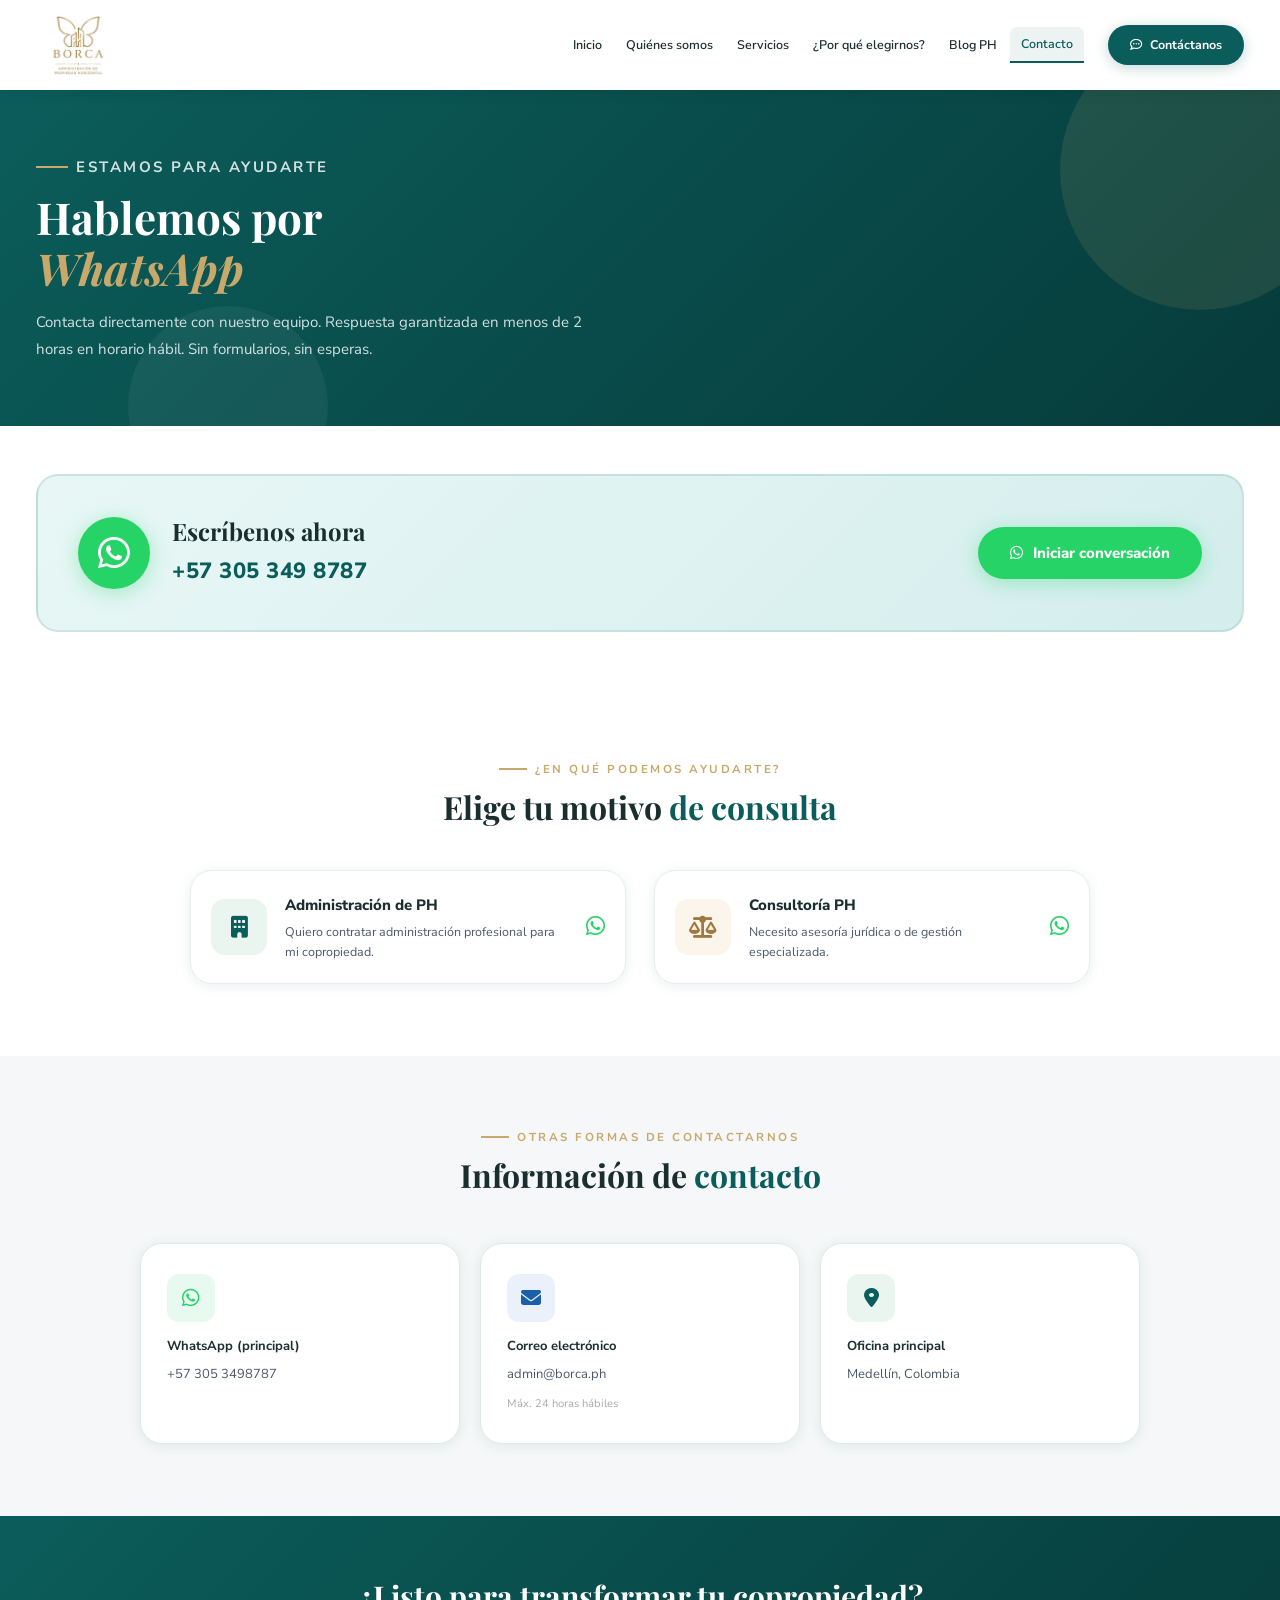
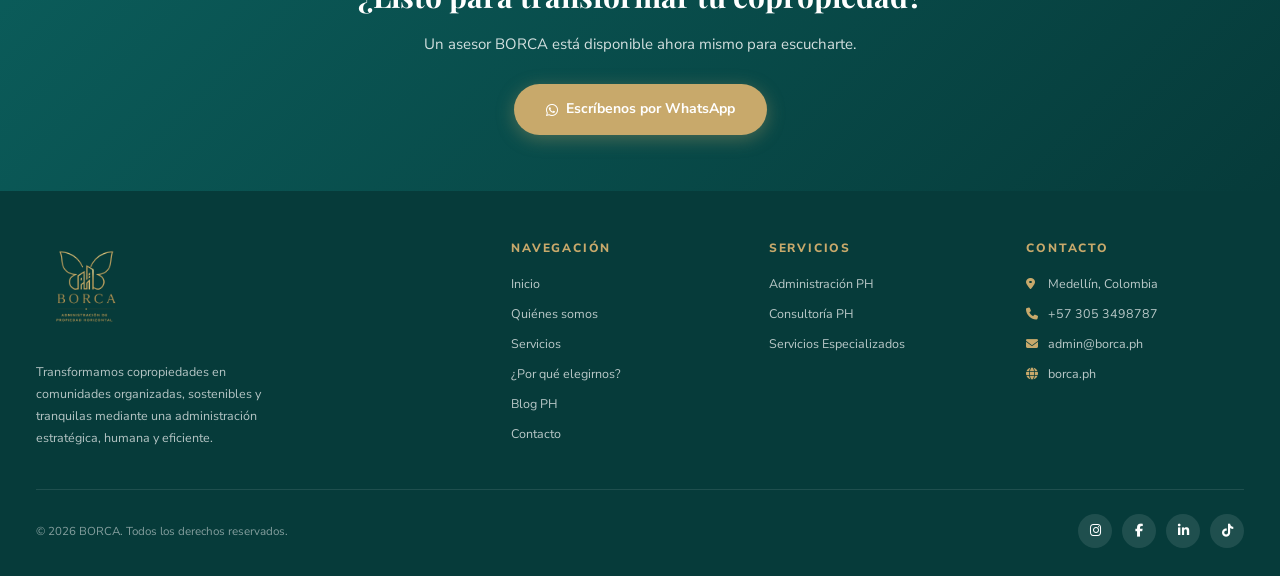
<file: contacto.html>
<!DOCTYPE html>
<html lang="es">
<head>
  <meta charset="UTF-8"/>
  <meta name="viewport" content="width=device-width,initial-scale=1.0"/>
  <title>Contacto – BORCA</title>
  <link href="https://fonts.googleapis.com/css2?family=Playfair+Display:ital,wght@0,400;0,700;1,400;1,700&family=Nunito+Sans:wght@300;400;600;700;800&display=swap" rel="stylesheet"/>
  <link rel="stylesheet" href="https://cdnjs.cloudflare.com/ajax/libs/font-awesome/6.5.0/css/all.min.css"/>
  <style>
*,*::before,*::after{box-sizing:border-box;margin:0;padding:0}
:root{
  --teal:#0B5D5B;--teal-dark:#063B3A;--gold:#C8A96B;
  --white:#FFFFFF;--gray-bg:#F5F7F8;
  --text-dark:#1a2e2e;--text-body:#4a5968;
  --card-green:#EAF5F0;--card-beige:#FBF5EC;
  --card-blue:#EAF1FB;--card-lila:#F3EEFB;
  --shadow-soft:0 6px 36px rgba(11,93,91,0.13);
  --shadow-card:0 2px 14px rgba(11,93,91,0.09);
  --r-xl:22px;--r-lg:16px;--r-md:12px;--r-sm:9px;
}
html{scroll-behavior:smooth}
body{font-family:'Nunito Sans',sans-serif;color:var(--text-dark);background:var(--white);line-height:1.6;overflow-x:hidden}
a{text-decoration:none;color:inherit}
/* NAVBAR */
.navbar{position:sticky;top:0;z-index:200;background:var(--white);box-shadow:0 2px 14px rgba(0,0,0,0.08);height:90px}
.navbar-inner{max-width:1300px;margin:0 auto;height:100%;padding:0 36px;display:flex;align-items:center;gap:24px}
.nav-logo{display:flex;align-items:center;flex-shrink:0;text-decoration:none}
.logo-img{height:68px;width:auto;object-fit:contain;display:block;margin:-4px 0}
.nav-links{display:flex;align-items:center;gap:2px;margin-left:auto}
.nav-links a{font-size:12.5px;font-weight:600;color:var(--text-dark);padding:7px 11px;border-radius:7px;white-space:nowrap;display:flex;align-items:center;gap:4px;transition:color .2s,background .2s}
.nav-links a:hover,.nav-links a.active{color:var(--teal);background:rgba(11,93,91,0.07)}
.nav-links a.active{border-bottom:2px solid var(--teal);border-radius:7px 7px 0 0}
.btn-contact{display:inline-flex;align-items:center;gap:7px;padding:10px 22px;background:var(--teal);color:var(--white);border-radius:50px;font-size:12.5px;font-weight:700;white-space:nowrap;flex-shrink:0;box-shadow:0 3px 14px rgba(11,93,91,0.24);transition:background .2s,transform .15s}
.btn-contact:hover{background:var(--teal-dark);transform:translateY(-1px)}
/* PAGE HERO BANNER */
.page-hero{background:linear-gradient(135deg, var(--teal) 0%, var(--teal-dark) 100%);padding:64px 36px;position:relative;overflow:hidden}
.page-hero::before{content:'';position:absolute;top:-60px;right:-60px;width:280px;height:280px;border-radius:50%;background:rgba(200,169,107,0.12);pointer-events:none}
.page-hero::after{content:'';position:absolute;bottom:-80px;left:10%;width:200px;height:200px;border-radius:50%;background:rgba(255,255,255,0.05);pointer-events:none}
.page-hero-inner{max-width:1300px;margin:0 auto;position:relative;z-index:1}
.page-hero-label{font-size:12px;font-weight:700;color:var(--gold);letter-spacing:2.5px;text-transform:uppercase;margin-bottom:12px;display:flex;align-items:center;gap:8px}
.page-hero-label::before{content:'';width:32px;height:2px;background:var(--gold)}
.page-hero h1{font-family:'Playfair Display',serif;font-size:44px;font-weight:700;color:var(--white);line-height:1.15;margin-bottom:16px}
.page-hero h1 span{color:var(--gold);font-style:italic}
.page-hero p{font-size:15px;color:rgba(255,255,255,0.82);max-width:560px;line-height:1.75}
/* SECTION HELPERS */
.section-wrap{max-width:1300px;margin:0 auto;padding:0 36px}
.section-pad{padding:72px 0}
.section-label{font-size:11.5px;font-weight:700;color:var(--gold);letter-spacing:2.5px;text-transform:uppercase;margin-bottom:10px;display:flex;align-items:center;gap:8px}
.section-label::before{content:'';width:28px;height:2px;background:var(--gold)}
.section-title{font-family:'Playfair Display',serif;font-size:32px;font-weight:700;color:var(--text-dark);line-height:1.2;margin-bottom:14px}
.section-title span{color:var(--teal)}
.section-lead{font-size:15px;color:var(--text-body);max-width:580px;line-height:1.8;margin-bottom:48px}
/* CARDS */
.cards-grid-3{display:grid;grid-template-columns:repeat(3,1fr);gap:24px}
.cards-grid-2{display:grid;grid-template-columns:repeat(2,1fr);gap:28px}
.card{background:var(--white);border-radius:var(--r-xl);padding:30px 26px;box-shadow:var(--shadow-card);transition:transform .22s,box-shadow .22s}
.card:hover{transform:translateY(-5px);box-shadow:0 12px 32px rgba(11,93,91,0.13)}
.card-teal{background:var(--teal);color:var(--white)}
.card-gold{background:var(--gold);color:var(--white)}
.card-gray{background:var(--gray-bg)}
.card-border{border:1.5px solid #e0eae9}
.card-icon-lg{width:56px;height:56px;border-radius:var(--r-md);background:rgba(11,93,91,0.09);display:flex;align-items:center;justify-content:center;font-size:24px;color:var(--teal);margin-bottom:18px}
.card-teal .card-icon-lg{background:rgba(255,255,255,0.15);color:var(--white)}
.card h3{font-size:16px;font-weight:800;margin-bottom:10px;line-height:1.3}
.card p{font-size:13px;line-height:1.7;color:var(--text-body)}
.card-teal p,.card-gold p{color:rgba(255,255,255,0.88)}
/* CTA STRIP */
.cta-strip{background:linear-gradient(135deg,var(--teal),var(--teal-dark));padding:56px 36px;text-align:center}
.cta-strip h2{font-family:'Playfair Display',serif;font-size:30px;color:var(--white);margin-bottom:12px}
.cta-strip p{color:rgba(255,255,255,0.82);font-size:15px;margin-bottom:28px}
.btn-cta{display:inline-flex;align-items:center;gap:8px;padding:14px 32px;background:var(--gold);color:var(--white);border-radius:50px;font-size:14px;font-weight:700;transition:background .2s,transform .15s;box-shadow:0 4px 18px rgba(200,169,107,0.35)}
.btn-cta:hover{background:#b8954d;transform:translateY(-2px)}
/* PAGE FOOTER */
.page-footer{background:var(--teal-dark);padding:48px 36px 28px}
.footer-grid{max-width:1300px;margin:0 auto;display:grid;grid-template-columns:2fr 1fr 1fr 1fr;gap:40px;margin-bottom:40px}
.footer-brand .logo-img-footer{height:56px;width:auto;object-fit:contain;margin-bottom:16px}
.footer-brand p{font-size:12.5px;color:rgba(255,255,255,0.7);line-height:1.75;max-width:240px}
.footer-col h4{font-size:12px;font-weight:800;color:var(--gold);letter-spacing:1.8px;text-transform:uppercase;margin-bottom:16px}
.footer-col ul{list-style:none;display:flex;flex-direction:column;gap:10px}
.footer-col ul li a{font-size:12.5px;color:rgba(255,255,255,0.72);transition:color .2s}
.footer-col ul li a:hover{color:var(--gold)}
.footer-col ul li{display:flex;align-items:center;gap:8px;font-size:12.5px;color:rgba(255,255,255,0.72)}
.footer-col ul li i{color:var(--gold);font-size:12px;width:14px}
.footer-bottom{max-width:1300px;margin:0 auto;padding-top:24px;border-top:1px solid rgba(255,255,255,0.1);display:flex;align-items:center;justify-content:space-between;gap:20px}
.footer-bottom p{font-size:11.5px;color:rgba(255,255,255,0.5)}
.footer-social{display:flex;gap:10px}
.footer-social a{width:34px;height:34px;border-radius:50%;background:rgba(255,255,255,0.1);display:flex;align-items:center;justify-content:center;color:var(--white);font-size:13px;transition:background .2s,transform .15s}
.footer-social a:hover{background:var(--gold);transform:translateY(-2px)}
/* UTILS */
.text-teal{color:var(--teal)} .text-gold{color:var(--gold)} .text-white{color:var(--white)}
.bg-gray{background:var(--gray-bg)} .bg-teal{background:var(--teal)} .bg-white{background:var(--white)}
.flex-row{display:flex;align-items:center;gap:16px}
.check-item{display:flex;align-items:flex-start;gap:12px;margin-bottom:16px}
.check-dot{width:26px;height:26px;min-width:26px;border-radius:50%;background:var(--teal);display:flex;align-items:center;justify-content:center;color:var(--white);font-size:11px;margin-top:2px}
.check-item strong{font-size:13.5px;font-weight:800;display:block;margin-bottom:2px}
.check-item p{font-size:12.5px;color:var(--text-body);line-height:1.6}
.number-badge{font-family:'Playfair Display',serif;font-size:48px;font-weight:700;color:var(--gold);opacity:.25;line-height:1;margin-bottom:-8px}
.divider{height:1px;background:#e8eeed;margin:48px 0}
/* WA FLOAT */
.wa-float{position:fixed;bottom:28px;right:28px;width:60px;height:60px;border-radius:50%;background:#25D366;display:flex;align-items:center;justify-content:center;font-size:28px;color:white;box-shadow:0 4px 24px rgba(37,211,102,0.45);z-index:999;transition:transform .2s;animation:wa-pulse 2.5s infinite;text-decoration:none}
.wa-float:hover{transform:scale(1.1)}
@keyframes wa-pulse{0%,100%{box-shadow:0 4px 24px rgba(37,211,102,0.45)}50%{box-shadow:0 4px 40px rgba(37,211,102,0.65),0 0 0 8px rgba(37,211,102,0.12)}}
/* RESPONSIVE */
@media(max-width:1024px){.footer-grid{grid-template-columns:1fr 1fr}.cards-grid-3{grid-template-columns:1fr 1fr}}
@media(max-width:768px){
  .navbar-inner{padding:0 18px;gap:12px}.nav-links{display:none}.logo-img{height:52px}
  .page-hero{padding:44px 20px}.page-hero h1{font-size:30px}
  .section-wrap{padding:0 20px}.section-pad{padding:48px 0}
  .cards-grid-3,.cards-grid-2{grid-template-columns:1fr}
  .cta-strip{padding:44px 20px}
  .footer-grid{grid-template-columns:1fr}.footer-bottom{flex-direction:column;align-items:flex-start;gap:14px}
}
</style>
</head>
<body>

<header class="navbar">
  <div class="navbar-inner">
    <a href="index.html" class="nav-logo">
      <img src="[data-uri]" alt="BORCA" class="logo-img" />
    </a>
    <nav class="nav-links">
      <a href="index.html">Inicio</a>
      <a href="quienes-somos.html">Quiénes somos</a>
      <a href="servicios.html">Servicios</a>
      <a href="por-que-elegirnos.html">¿Por qué elegirnos?</a>
      <a href="blog-ph.html">Blog PH</a>
      <a href="contacto.html" class="active">Contacto</a>
      
    </nav>
    <a href="contacto.html" class="btn-contact">
      <i class="fa-regular fa-comment-dots"></i> Contáctanos
    </a>
  </div>
</header>

<!-- PAGE HERO -->
<section class="page-hero">
  <div class="page-hero-inner">
    <p class="page-hero-label">Estamos para ayudarte</p>
    <h1>Hablemos por<br/><span>WhatsApp</span></h1>
    <p>Contacta directamente con nuestro equipo. Respuesta garantizada en menos de 2 horas en horario hábil. Sin formularios, sin esperas.</p>
  </div>
</section>

<!-- HERO WA -->
<section class="bg-white">
  <div class="section-wrap" style="padding-top:48px;padding-bottom:0">
    <div style="background:linear-gradient(135deg,#e8f7f6,#d4eeed);border-radius:22px;padding:36px 40px;display:flex;align-items:center;justify-content:space-between;gap:24px;border:2px solid rgba(11,93,91,0.12);margin-bottom:56px;flex-wrap:wrap">
      <div style="display:flex;align-items:center;gap:22px">
        <div style="width:72px;height:72px;border-radius:50%;background:#25D366;display:flex;align-items:center;justify-content:center;font-size:36px;color:white;box-shadow:0 4px 20px rgba(37,211,102,0.35)"><i class="fa-brands fa-whatsapp"></i></div>
        <div>
          <p style="font-family:'Playfair Display',serif;font-size:24px;font-weight:700;color:var(--text-dark);margin-bottom:4px">Escríbenos ahora</p>
          <p style="font-size:22px;font-weight:800;color:var(--teal);letter-spacing:.5px;margin-bottom:4px">+57 305 349 8787</p>
        </div>
      </div>
      <a href="https://wa.me/573053498787?text=Hola+BORCA%2C+quiero+informaci%C3%B3n+sobre+sus+servicios" target="_blank" style="display:inline-flex;align-items:center;gap:10px;padding:14px 32px;background:#25D366;color:white;border-radius:50px;font-size:15px;font-weight:800;white-space:nowrap;box-shadow:0 4px 20px rgba(37,211,102,0.35);text-decoration:none;transition:all .2s">
        <i class="fa-brands fa-whatsapp"></i> Iniciar conversación
      </a>
    </div>
  </div>
</section>

<!-- MOTIVOS DE CONTACTO -->
<section class="bg-white">
  <div class="section-wrap section-pad">
    <div style="text-align:center;margin-bottom:44px">
      <p class="section-label" style="justify-content:center">¿En qué podemos ayudarte?</p>
      <h2 class="section-title">Elige tu motivo <span>de consulta</span></h2>
    </div>
    <div class="cards-grid-2" style="max-width:900px;margin:0 auto">
      <a href="https://wa.me/573053498787?text=Hola+BORCA%2C+me+interesa+el+servicio+de+Administraci%C3%B3n+de+PH" target="_blank" style="display:flex;align-items:center;gap:18px;background:var(--white);border-radius:var(--r-xl);padding:22px 20px;box-shadow:var(--shadow-card);border:1.5px solid #e8eeed;text-decoration:none;transition:all .2s">
        <div style="width:56px;height:56px;min-width:56px;border-radius:14px;background:var(--card-green);display:flex;align-items:center;justify-content:center;font-size:22px;color:var(--teal)"><i class="fa-solid fa-building"></i></div>
        <div style="flex:1">
          <h3 style="font-size:15px;font-weight:800;color:var(--text-dark);margin-bottom:5px">Administración de PH</h3>
          <p style="font-size:12.5px;color:var(--text-body);line-height:1.55">Quiero contratar administración profesional para mi copropiedad.</p>
        </div>
        <div style="font-size:22px;color:#25D366;flex-shrink:0"><i class="fa-brands fa-whatsapp"></i></div>
      </a>
      <a href="https://wa.me/573053498787?text=Hola+BORCA%2C+necesito+asesor%C3%ADa+jur%C3%ADdica+o+de+gesti%C3%B3n" target="_blank" style="display:flex;align-items:center;gap:18px;background:var(--white);border-radius:var(--r-xl);padding:22px 20px;box-shadow:var(--shadow-card);border:1.5px solid #e8eeed;text-decoration:none;transition:all .2s">
        <div style="width:56px;height:56px;min-width:56px;border-radius:14px;background:var(--card-beige);display:flex;align-items:center;justify-content:center;font-size:22px;color:#a07840"><i class="fa-solid fa-scale-balanced"></i></div>
        <div style="flex:1">
          <h3 style="font-size:15px;font-weight:800;color:var(--text-dark);margin-bottom:5px">Consultoría PH</h3>
          <p style="font-size:12.5px;color:var(--text-body);line-height:1.55">Necesito asesoría jurídica o de gestión especializada.</p>
        </div>
        <div style="font-size:22px;color:#25D366;flex-shrink:0"><i class="fa-brands fa-whatsapp"></i></div>
      </a>
    </div>
  </div>
</section>

<!-- INFORMACIÓN DE CONTACTO -->
<section class="bg-gray">
  <div class="section-wrap section-pad">

    <div style="text-align:center;margin-bottom:48px">
      <p class="section-label" style="justify-content:center">
        Otras formas de contactarnos
      </p>
      <h2 class="section-title">
        Información de <span>contacto</span>
      </h2>
    </div>

    <div style="
      display:grid;
      grid-template-columns:repeat(auto-fit,minmax(280px,320px));
      justify-content:center;
      gap:20px;
      max-width:1100px;
      margin:0 auto;
    ">

      <!-- WhatsApp -->
      <div class="card card-border">
        <div style="
          width:48px;
          height:48px;
          border-radius:12px;
          background:#e8f9f0;
          display:flex;
          align-items:center;
          justify-content:center;
          font-size:20px;
          color:#25D366;
          margin-bottom:14px;
        ">
          <i class="fa-brands fa-whatsapp"></i>
        </div>

        <strong style="font-size:13px;display:block;margin-bottom:6px;">
          WhatsApp (principal)
        </strong>

        <p style="font-size:13px;color:var(--text-body);margin-bottom:10px;">
          +57 305 3498787
        </p>
      </div>

      <!-- Correo -->
      <div class="card card-border">
        <div style="
          width:48px;
          height:48px;
          border-radius:12px;
          background:var(--card-blue);
          display:flex;
          align-items:center;
          justify-content:center;
          font-size:20px;
          color:#1a5fa8;
          margin-bottom:14px;
        ">
          <i class="fa-solid fa-envelope"></i>
        </div>

        <strong style="font-size:13px;display:block;margin-bottom:6px;">
          Correo electrónico
        </strong>

        <p style="font-size:13px;color:var(--text-body);margin-bottom:10px;">
          admin@borca.ph
        </p>

        <p style="font-size:11px;color:#aaa;">
          Máx. 24 horas hábiles
        </p>
      </div>

      <!-- Oficina -->
      <div class="card card-border">
        <div style="
          width:48px;
          height:48px;
          border-radius:12px;
          background:var(--card-green);
          display:flex;
          align-items:center;
          justify-content:center;
          font-size:20px;
          color:var(--teal);
          margin-bottom:14px;
        ">
          <i class="fa-solid fa-location-dot"></i>
        </div>

        <strong style="font-size:13px;display:block;margin-bottom:6px;">
          Oficina principal
        </strong>

        <p style="font-size:13px;color:var(--text-body);margin-bottom:10px;">
          Medellín, Colombia
        </p>
      </div>

    </div>

  </div>
</section>

<!-- CTA FINAL -->
<section class="cta-strip">
  <h2>¿Listo para transformar tu copropiedad?</h2>
  <p>Un asesor BORCA está disponible ahora mismo para escucharte.</p>
  <a href="https://wa.me/+57 305 3498787?text=Hola+BORCA%2C+quiero+informaci%C3%B3n" target="_blank" class="btn-cta">
    <i class="fa-brands fa-whatsapp"></i> Escríbenos por WhatsApp
  </a>
</section>


<footer class="page-footer">
  <div class="footer-grid">
    <div class="footer-brand">
      <img src="./assets/borcat.png" alt="BORCA" style="width:100px;height:100px;object-fit:contain;margin-bottom:14px">
      <p>Transformamos copropiedades en comunidades organizadas, sostenibles y tranquilas mediante una administración estratégica, humana y eficiente.</p>
    </div>
    <div class="footer-col">
      <h4>Navegación</h4>
      <ul>
        <li><a href="index.html">Inicio</a></li>
        <li><a href="quienes-somos.html">Quiénes somos</a></li>
        <li><a href="servicios.html">Servicios</a></li>
        <li><a href="por-que-elegirnos.html">¿Por qué elegirnos?</a></li>
        <li><a href="blog-ph.html">Blog PH</a></li>
        <li><a href="contacto.html">Contacto</a></li>
      </ul>
    </div>
    <div class="footer-col">
      <h4>Servicios</h4>
      <ul>
        <li><a href="servicios.html">Administración PH</a></li>
        <li><a href="servicios.html">Consultoría PH</a></li>
        <li><a href="servicios.html">Servicios Especializados</a></li>
      </ul>
    </div>
    <div class="footer-col">
      <h4>Contacto</h4>
      <ul>
        <li><i class="fa-solid fa-location-dot"></i> Medellín, Colombia</li>
        <li><i class="fa-solid fa-phone"></i> +57 305 3498787</li>
        <li><i class="fa-solid fa-envelope"></i>   admin@borca.ph</li>
        <li><i class="fa-solid fa-globe"></i> borca.ph</li>
      </ul>
    </div>
  </div>
  <div class="footer-bottom">
    <p>© 2026 BORCA. Todos los derechos reservados.</p>
    <div class="footer-social">
      <a href="#" aria-label="Instagram"><i class="fa-brands fa-instagram"></i></a>
      <a href="#" aria-label="Facebook"><i class="fa-brands fa-facebook-f"></i></a>
      <a href="#" aria-label="LinkedIn"><i class="fa-brands fa-linkedin-in"></i></a>
      <a href="#" aria-label="TikTok"><i class="fa-brands fa-tiktok"></i></a>
    </div>
  </div>
</footer>
<script>
document.addEventListener('DOMContentLoaded', () => {
  const navbar = document.querySelector('.navbar');
  window.addEventListener('scroll', () => {
    navbar.style.boxShadow = window.scrollY > 10
      ? '0 4px 22px rgba(0,0,0,0.11)' : '0 2px 14px rgba(0,0,0,0.08)';
  });
  const targets = document.querySelectorAll('.card,.check-item,.timeline-item,.blog-card,.stat-box,.team-card,.anim');
  const obs = new IntersectionObserver((entries) => {
    entries.forEach(e => { if(e.isIntersecting){e.target.classList.add('visible');obs.unobserve(e.target)} });
  }, {threshold:0.10});
  targets.forEach((el,i) => {
    el.style.opacity='0'; el.style.transform='translateY(18px)';
    el.style.transition=`opacity .45s ease ${i*50}ms,transform .45s ease ${i*50}ms`;
    obs.observe(el);
  });
  document.querySelectorAll('.btn-cta,.btn-contact,.btn-submit').forEach(btn => {
    btn.addEventListener('click', function(e) {
      const r=this.getBoundingClientRect(), s=document.createElement('span'), sz=Math.max(r.width,r.height);
      s.style.cssText=`position:absolute;width:${sz}px;height:${sz}px;border-radius:50%;
        background:rgba(255,255,255,0.25);transform:scale(0);animation:ripple .5s linear;
        left:${e.clientX-r.left-sz/2}px;top:${e.clientY-r.top-sz/2}px;pointer-events:none;`;
      this.style.position='relative';this.style.overflow='hidden';
      this.appendChild(s);s.addEventListener('animationend',()=>s.remove());
    });
  });
});

</script>
<style>
@keyframes ripple{to{transform:scale(2.8);opacity:0}}
.visible{opacity:1!important;transform:translateY(0)!important}
</style>
</body>
</html>
</file>
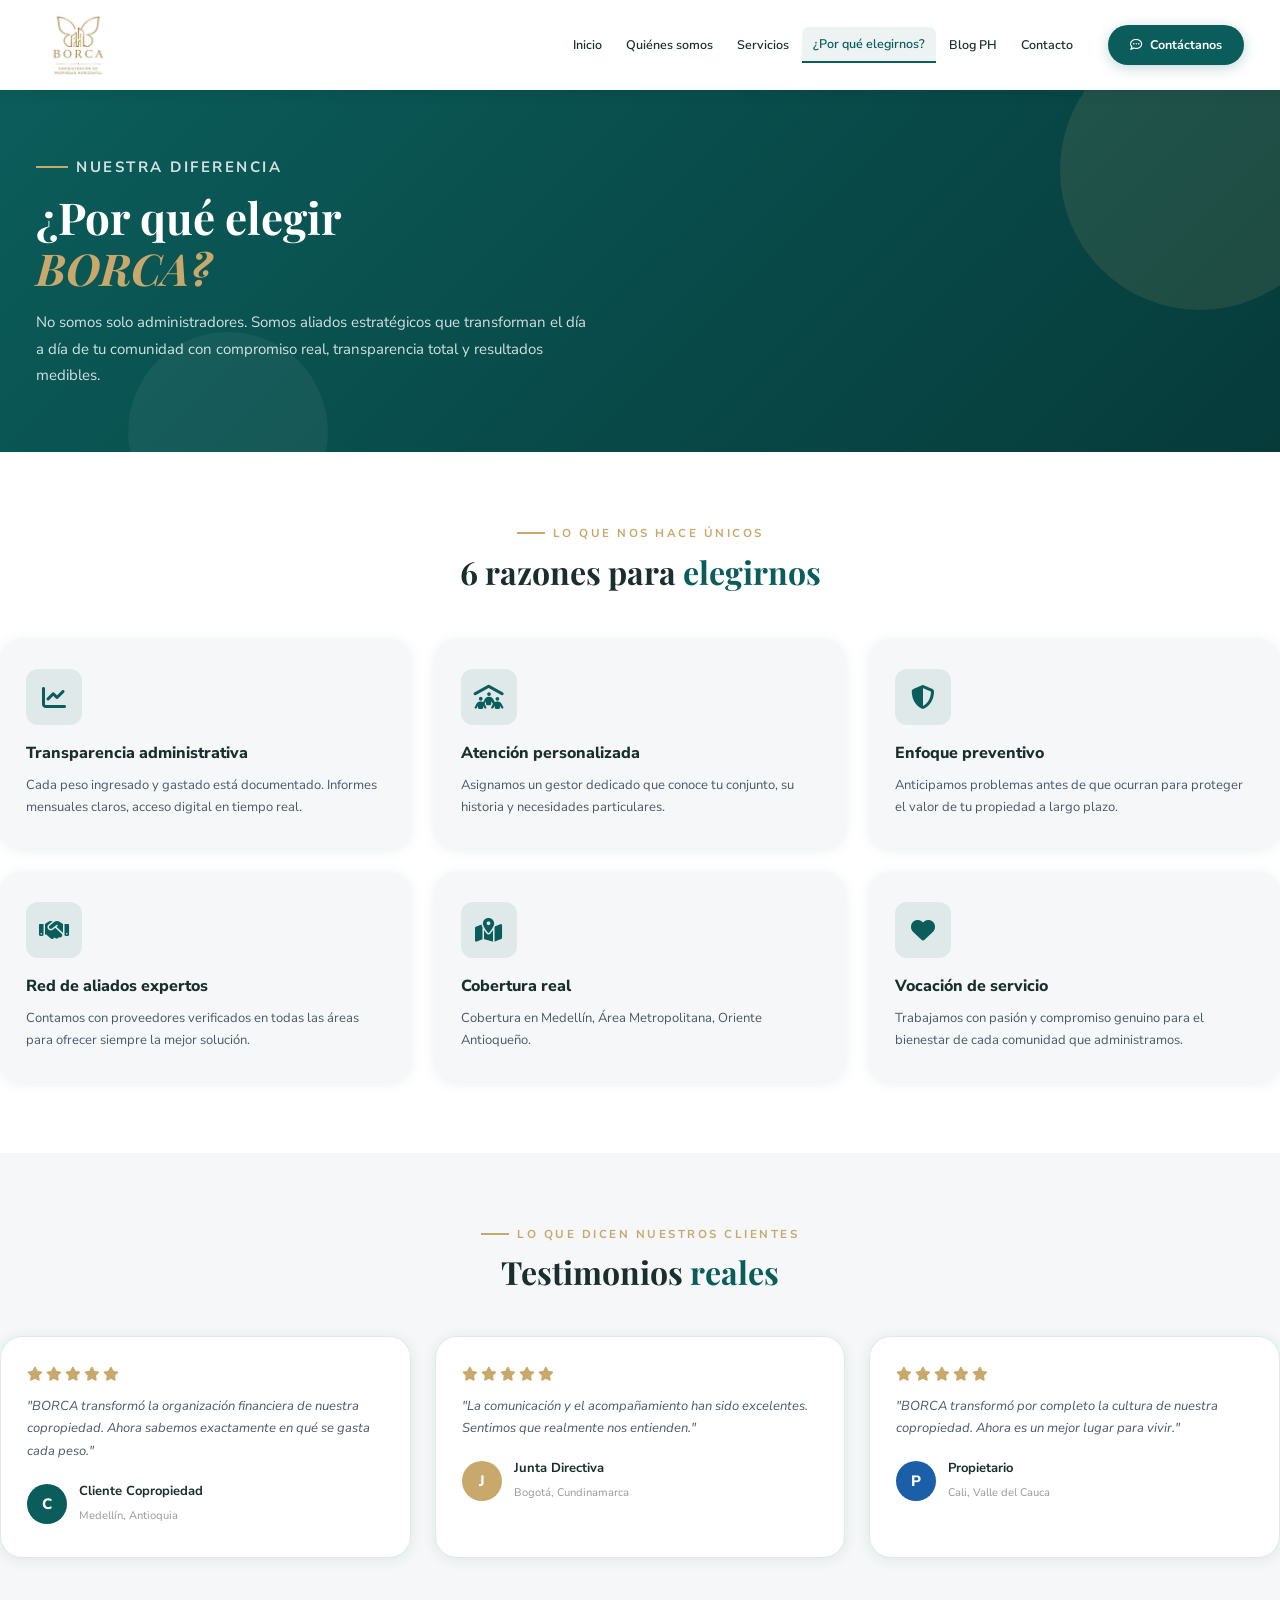
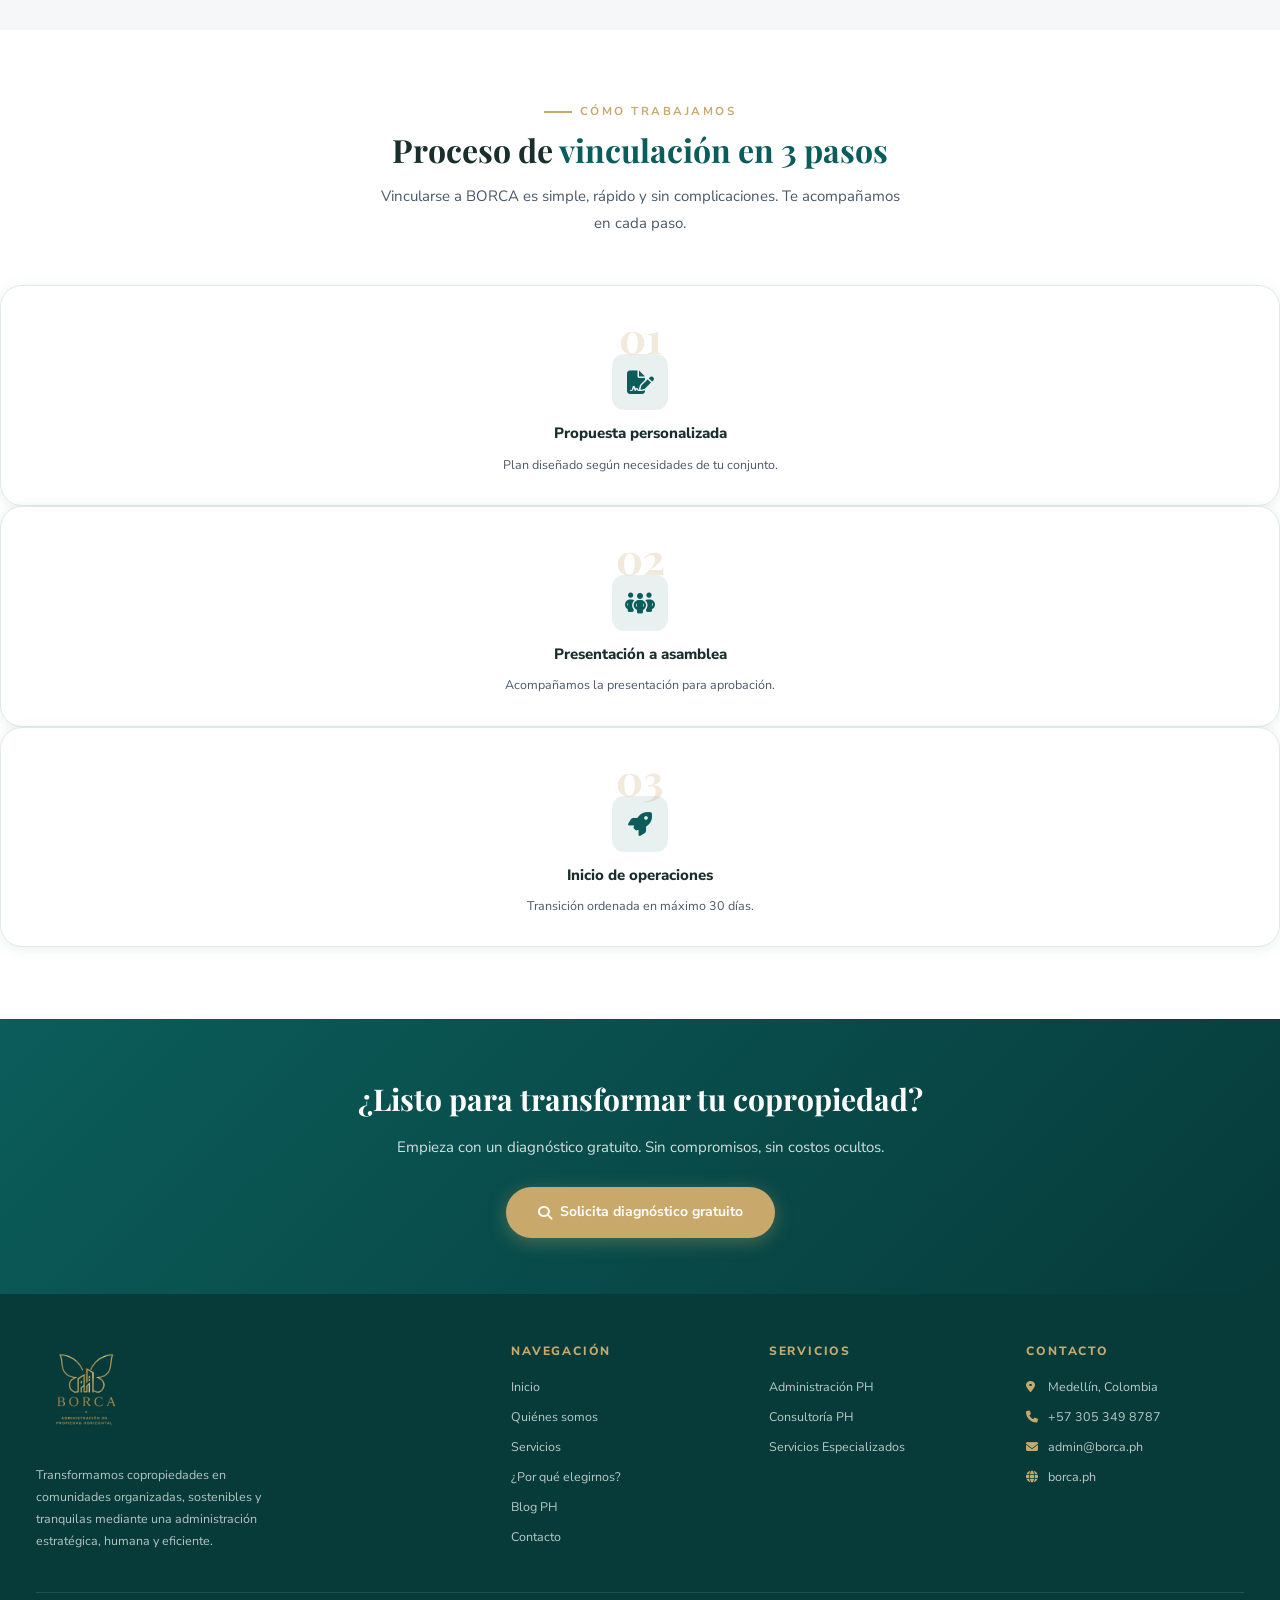
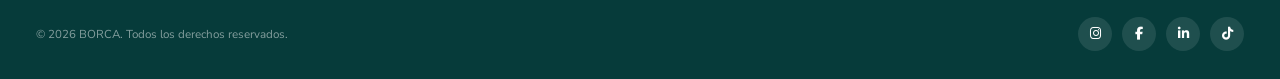
<file: por-que-elegirnos.html>
<!DOCTYPE html>
<html lang="es">
<head>
  <meta charset="UTF-8"/>
  <meta name="viewport" content="width=device-width,initial-scale=1.0"/>
  <title>¿Por qué elegirnos? – BORCA</title>
  <link href="https://fonts.googleapis.com/css2?family=Playfair+Display:ital,wght@0,400;0,700;1,400;1,700&family=Nunito+Sans:wght@300;400;600;700;800&display=swap" rel="stylesheet"/>
  <link rel="stylesheet" href="https://cdnjs.cloudflare.com/ajax/libs/font-awesome/6.5.0/css/all.min.css"/>
  <style>
*,*::before,*::after{box-sizing:border-box;margin:0;padding:0}
:root{
  --teal:#0B5D5B;--teal-dark:#063B3A;--gold:#C8A96B;
  --white:#FFFFFF;--gray-bg:#F5F7F8;
  --text-dark:#1a2e2e;--text-body:#4a5968;
  --card-green:#EAF5F0;--card-beige:#FBF5EC;
  --card-blue:#EAF1FB;--card-lila:#F3EEFB;
  --shadow-soft:0 6px 36px rgba(11,93,91,0.13);
  --shadow-card:0 2px 14px rgba(11,93,91,0.09);
  --r-xl:22px;--r-lg:16px;--r-md:12px;--r-sm:9px;
}
html{scroll-behavior:smooth}
body{font-family:'Nunito Sans',sans-serif;color:var(--text-dark);background:var(--white);line-height:1.6;overflow-x:hidden}
a{text-decoration:none;color:inherit}
/* NAVBAR */
.navbar{position:sticky;top:0;z-index:200;background:var(--white);box-shadow:0 2px 14px rgba(0,0,0,0.08);height:90px}
.navbar-inner{max-width:1300px;margin:0 auto;height:100%;padding:0 36px;display:flex;align-items:center;gap:24px}
.nav-logo{display:flex;align-items:center;flex-shrink:0;text-decoration:none}
.logo-img{height:68px;width:auto;object-fit:contain;display:block;margin:-4px 0}
.nav-links{display:flex;align-items:center;gap:2px;margin-left:auto}
.nav-links a{font-size:12.5px;font-weight:600;color:var(--text-dark);padding:7px 11px;border-radius:7px;white-space:nowrap;display:flex;align-items:center;gap:4px;transition:color .2s,background .2s}
.nav-links a:hover,.nav-links a.active{color:var(--teal);background:rgba(11,93,91,0.07)}
.nav-links a.active{border-bottom:2px solid var(--teal);border-radius:7px 7px 0 0}
.btn-contact{display:inline-flex;align-items:center;gap:7px;padding:10px 22px;background:var(--teal);color:var(--white);border-radius:50px;font-size:12.5px;font-weight:700;white-space:nowrap;flex-shrink:0;box-shadow:0 3px 14px rgba(11,93,91,0.24);transition:background .2s,transform .15s}
.btn-contact:hover{background:var(--teal-dark);transform:translateY(-1px)}
/* PAGE HERO BANNER */
.page-hero{background:linear-gradient(135deg, var(--teal) 0%, var(--teal-dark) 100%);padding:64px 36px;position:relative;overflow:hidden}
.page-hero::before{content:'';position:absolute;top:-60px;right:-60px;width:280px;height:280px;border-radius:50%;background:rgba(200,169,107,0.12);pointer-events:none}
.page-hero::after{content:'';position:absolute;bottom:-80px;left:10%;width:200px;height:200px;border-radius:50%;background:rgba(255,255,255,0.05);pointer-events:none}
.page-hero-inner{max-width:1300px;margin:0 auto;position:relative;z-index:1}
.page-hero-label{font-size:12px;font-weight:700;color:var(--gold);letter-spacing:2.5px;text-transform:uppercase;margin-bottom:12px;display:flex;align-items:center;gap:8px}
.page-hero-label::before{content:'';width:32px;height:2px;background:var(--gold)}
.page-hero h1{font-family:'Playfair Display',serif;font-size:44px;font-weight:700;color:var(--white);line-height:1.15;margin-bottom:16px}
.page-hero h1 span{color:var(--gold);font-style:italic}
.page-hero p{font-size:15px;color:rgba(255,255,255,0.82);max-width:560px;line-height:1.75}
/* SECTION HELPERS */
.section-wrap{max-width:1300px;margin:0 auto;padding:0 36px}
.section-pad{padding:72px 0}
.section-label{font-size:11.5px;font-weight:700;color:var(--gold);letter-spacing:2.5px;text-transform:uppercase;margin-bottom:10px;display:flex;align-items:center;gap:8px}
.section-label::before{content:'';width:28px;height:2px;background:var(--gold)}
.section-title{font-family:'Playfair Display',serif;font-size:32px;font-weight:700;color:var(--text-dark);line-height:1.2;margin-bottom:14px}
.section-title span{color:var(--teal)}
.section-lead{font-size:15px;color:var(--text-body);max-width:580px;line-height:1.8;margin-bottom:48px}
/* CARDS */
.cards-grid-3{display:grid;grid-template-columns:repeat(3,1fr);gap:24px}
.cards-grid-2{display:grid;grid-template-columns:repeat(2,1fr);gap:28px}
.card{background:var(--white);border-radius:var(--r-xl);padding:30px 26px;box-shadow:var(--shadow-card);transition:transform .22s,box-shadow .22s}
.card:hover{transform:translateY(-5px);box-shadow:0 12px 32px rgba(11,93,91,0.13)}
.card-teal{background:var(--teal);color:var(--white)}
.card-gold{background:var(--gold);color:var(--white)}
.card-gray{background:var(--gray-bg)}
.card-border{border:1.5px solid #e0eae9}
.card-icon-lg{width:56px;height:56px;border-radius:var(--r-md);background:rgba(11,93,91,0.09);display:flex;align-items:center;justify-content:center;font-size:24px;color:var(--teal);margin-bottom:18px}
.card-teal .card-icon-lg{background:rgba(255,255,255,0.15);color:var(--white)}
.card h3{font-size:16px;font-weight:800;margin-bottom:10px;line-height:1.3}
.card p{font-size:13px;line-height:1.7;color:var(--text-body)}
.card-teal p,.card-gold p{color:rgba(255,255,255,0.88)}
/* CTA STRIP */
.cta-strip{background:linear-gradient(135deg,var(--teal),var(--teal-dark));padding:56px 36px;text-align:center}
.cta-strip h2{font-family:'Playfair Display',serif;font-size:30px;color:var(--white);margin-bottom:12px}
.cta-strip p{color:rgba(255,255,255,0.82);font-size:15px;margin-bottom:28px}
.btn-cta{display:inline-flex;align-items:center;gap:8px;padding:14px 32px;background:var(--gold);color:var(--white);border-radius:50px;font-size:14px;font-weight:700;transition:background .2s,transform .15s;box-shadow:0 4px 18px rgba(200,169,107,0.35)}
.btn-cta:hover{background:#b8954d;transform:translateY(-2px)}
/* PAGE FOOTER */
.page-footer{background:var(--teal-dark);padding:48px 36px 28px}
.footer-grid{max-width:1300px;margin:0 auto;display:grid;grid-template-columns:2fr 1fr 1fr 1fr;gap:40px;margin-bottom:40px}
.footer-brand .logo-img-footer{height:56px;width:auto;object-fit:contain;margin-bottom:16px}
.footer-brand p{font-size:12.5px;color:rgba(255,255,255,0.7);line-height:1.75;max-width:240px}
.footer-col h4{font-size:12px;font-weight:800;color:var(--gold);letter-spacing:1.8px;text-transform:uppercase;margin-bottom:16px}
.footer-col ul{list-style:none;display:flex;flex-direction:column;gap:10px}
.footer-col ul li a{font-size:12.5px;color:rgba(255,255,255,0.72);transition:color .2s}
.footer-col ul li a:hover{color:var(--gold)}
.footer-col ul li{display:flex;align-items:center;gap:8px;font-size:12.5px;color:rgba(255,255,255,0.72)}
.footer-col ul li i{color:var(--gold);font-size:12px;width:14px}
.footer-bottom{max-width:1300px;margin:0 auto;padding-top:24px;border-top:1px solid rgba(255,255,255,0.1);display:flex;align-items:center;justify-content:space-between;gap:20px}
.footer-bottom p{font-size:11.5px;color:rgba(255,255,255,0.5)}
.footer-social{display:flex;gap:10px}
.footer-social a{width:34px;height:34px;border-radius:50%;background:rgba(255,255,255,0.1);display:flex;align-items:center;justify-content:center;color:var(--white);font-size:13px;transition:background .2s,transform .15s}
.footer-social a:hover{background:var(--gold);transform:translateY(-2px)}
/* UTILS */
.text-teal{color:var(--teal)} .text-gold{color:var(--gold)} .text-white{color:var(--white)}
.bg-gray{background:var(--gray-bg)} .bg-teal{background:var(--teal)} .bg-white{background:var(--white)}
.flex-row{display:flex;align-items:center;gap:16px}
.check-item{display:flex;align-items:flex-start;gap:12px;margin-bottom:16px}
.check-dot{width:26px;height:26px;min-width:26px;border-radius:50%;background:var(--teal);display:flex;align-items:center;justify-content:center;color:var(--white);font-size:11px;margin-top:2px}
.check-item strong{font-size:13.5px;font-weight:800;display:block;margin-bottom:2px}
.check-item p{font-size:12.5px;color:var(--text-body);line-height:1.6}
.number-badge{font-family:'Playfair Display',serif;font-size:48px;font-weight:700;color:var(--gold);opacity:.25;line-height:1;margin-bottom:-8px}
.divider{height:1px;background:#e8eeed;margin:48px 0}
/* WA FLOAT */
.wa-float{position:fixed;bottom:28px;right:28px;width:60px;height:60px;border-radius:50%;background:#25D366;display:flex;align-items:center;justify-content:center;font-size:28px;color:white;box-shadow:0 4px 24px rgba(37,211,102,0.45);z-index:999;transition:transform .2s;animation:wa-pulse 2.5s infinite;text-decoration:none}
.wa-float:hover{transform:scale(1.1)}
@keyframes wa-pulse{0%,100%{box-shadow:0 4px 24px rgba(37,211,102,0.45)}50%{box-shadow:0 4px 40px rgba(37,211,102,0.65),0 0 0 8px rgba(37,211,102,0.12)}}
/* RESPONSIVE */
@media(max-width:1024px){.footer-grid{grid-template-columns:1fr 1fr}.cards-grid-3{grid-template-columns:1fr 1fr}}
@media(max-width:768px){
  .navbar-inner{padding:0 18px;gap:12px}.nav-links{display:none}.logo-img{height:52px}
  .page-hero{padding:44px 20px}.page-hero h1{font-size:30px}
  .section-wrap{padding:0 20px}.section-pad{padding:48px 0}
  .cards-grid-3,.cards-grid-2{grid-template-columns:1fr}
  .cta-strip{padding:44px 20px}
  .footer-grid{grid-template-columns:1fr}.footer-bottom{flex-direction:column;align-items:flex-start;gap:14px}
}
</style>
</head>
<body>

<header class="navbar">
  <div class="navbar-inner">
    <a href="index.html" class="nav-logo">
      <img src="[data-uri]" alt="BORCA" class="logo-img" />
    </a>
    <nav class="nav-links">
      <a href="index.html">Inicio</a>
      <a href="quienes-somos.html">Quiénes somos</a>
      <a href="servicios.html">Servicios</a>
      <a href="por-que-elegirnos.html" class="active">¿Por qué elegirnos?</a>
      <a href="blog-ph.html">Blog PH</a>
      <a href="contacto.html">Contacto</a>
      
    </nav>
    <a href="contacto.html" class="btn-contact">
      <i class="fa-regular fa-comment-dots"></i> Contáctanos
    </a>
  </div>
</header>

<!-- PAGE HERO -->
<section class="page-hero">
  <div class="page-hero-inner">
    <p class="page-hero-label">Nuestra diferencia</p>
    <h1>¿Por qué elegir<br/><span>BORCA?</span></h1>
    <p>No somos solo administradores. Somos aliados estratégicos que transforman el día a día de tu comunidad con compromiso real, transparencia total y resultados medibles.</p>
  </div>
</section>

<!-- DIFERENCIADORES -->
<section class="bg-white">
  <div class="section-wrap section-pad">
    <div style="text-align:center;margin-bottom:48px">
      <p class="section-label" style="justify-content:center">Lo que nos hace únicos</p>
      <h2 class="section-title">6 razones para <span>elegirnos</span></h2>
    </div>
    <div class="cards-grid-3">
      <div class="card card-gray">
        <div class="card-icon-lg"><i class="fa-solid fa-chart-line"></i></div>
        <h3>Transparencia administrativa</h3>
        <p>Cada peso ingresado y gastado está documentado. Informes mensuales claros, acceso digital en tiempo real.</p>
      </div>
      <div class="card card-gray">
        <div class="card-icon-lg"><i class="fa-solid fa-people-roof"></i></div>
        <h3>Atención personalizada</h3>
        <p>Asignamos un gestor dedicado que conoce tu conjunto, su historia y necesidades particulares.</p>
      </div>
      <div class="card card-gray">
        <div class="card-icon-lg"><i class="fa-solid fa-shield-halved"></i></div>
        <h3>Enfoque preventivo</h3>
        <p>Anticipamos problemas antes de que ocurran para proteger el valor de tu propiedad a largo plazo.</p>
      </div>
      <div class="card card-gray">
        <div class="card-icon-lg"><i class="fa-solid fa-handshake"></i></div>
        <h3>Red de aliados expertos</h3>
        <p>Contamos con proveedores verificados en todas las áreas para ofrecer siempre la mejor solución.</p>
      </div>
      <div class="card card-gray">
        <div class="card-icon-lg"><i class="fa-solid fa-map-location-dot"></i></div>
        <h3>Cobertura real</h3>
        <p>Cobertura en Medellín, Área Metropolitana, Oriente Antioqueño.</p>
      </div>
      <div class="card card-gray">
        <div class="card-icon-lg"><i class="fa-solid fa-heart"></i></div>
        <h3>Vocación de servicio</h3>
        <p>Trabajamos con pasión y compromiso genuino para el bienestar de cada comunidad que administramos.</p>
      </div>
    </div>
  </div>
</section>

<!-- TESTIMONIOS -->
<section class="bg-gray">
  <div class="section-wrap section-pad">
    <div style="text-align:center;margin-bottom:44px">
      <p class="section-label" style="justify-content:center">Lo que dicen nuestros clientes</p>
      <h2 class="section-title">Testimonios <span>reales</span></h2>
    </div>
    <div class="cards-grid-3">
      <div class="card card-border">
        <div style="display:flex;gap:3px;color:var(--gold);margin-bottom:14px;font-size:14px">
          <i class="fa-solid fa-star"></i><i class="fa-solid fa-star"></i><i class="fa-solid fa-star"></i><i class="fa-solid fa-star"></i><i class="fa-solid fa-star"></i>
        </div>
        <p style="font-size:13px;color:var(--text-body);line-height:1.75;margin-bottom:18px;font-style:italic">"BORCA transformó la organización financiera de nuestra copropiedad. Ahora sabemos exactamente en qué se gasta cada peso."</p>
        <div style="display:flex;align-items:center;gap:12px">
          <div style="width:40px;height:40px;border-radius:50%;background:var(--teal);display:flex;align-items:center;justify-content:center;color:white;font-weight:800;font-size:15px">C</div>
          <div><strong style="font-size:13px;display:block">Cliente Copropiedad</strong><span style="font-size:11px;color:#999">Medellín, Antioquia</span></div>
        </div>
      </div>
      <div class="card card-border">
        <div style="display:flex;gap:3px;color:var(--gold);margin-bottom:14px;font-size:14px">
          <i class="fa-solid fa-star"></i><i class="fa-solid fa-star"></i><i class="fa-solid fa-star"></i><i class="fa-solid fa-star"></i><i class="fa-solid fa-star"></i>
        </div>
        <p style="font-size:13px;color:var(--text-body);line-height:1.75;margin-bottom:18px;font-style:italic">"La comunicación y el acompañamiento han sido excelentes. Sentimos que realmente nos entienden."</p>
        <div style="display:flex;align-items:center;gap:12px">
          <div style="width:40px;height:40px;border-radius:50%;background:var(--gold);display:flex;align-items:center;justify-content:center;color:white;font-weight:800;font-size:15px">J</div>
          <div><strong style="font-size:13px;display:block">Junta Directiva</strong><span style="font-size:11px;color:#999">Bogotá, Cundinamarca</span></div>
        </div>
      </div>
      <div class="card card-border">
        <div style="display:flex;gap:3px;color:var(--gold);margin-bottom:14px;font-size:14px">
          <i class="fa-solid fa-star"></i><i class="fa-solid fa-star"></i><i class="fa-solid fa-star"></i><i class="fa-solid fa-star"></i><i class="fa-solid fa-star"></i>
        </div>
        <p style="font-size:13px;color:var(--text-body);line-height:1.75;margin-bottom:18px;font-style:italic">"BORCA transformó por completo la cultura de nuestra copropiedad. Ahora es un mejor lugar para vivir."</p>
        <div style="display:flex;align-items:center;gap:12px">
          <div style="width:40px;height:40px;border-radius:50%;background:#1a5fa8;display:flex;align-items:center;justify-content:center;color:white;font-weight:800;font-size:15px">P</div>
          <div><strong style="font-size:13px;display:block">Propietario</strong><span style="font-size:11px;color:#999">Cali, Valle del Cauca</span></div>
        </div>
      </div>
    </div>
  </div>
</section>

<!-- PROCESO -->
<section class="bg-white">
  <div class="section-wrap section-pad">
    <div style="text-align:center;margin-bottom:48px">
      <p class="section-label" style="justify-content:center">Cómo trabajamos</p>
      <h2 class="section-title">Proceso de <span>vinculación en 3 pasos</span></h2>
      <p style="color:var(--text-body);font-size:15px;max-width:520px;margin:0 auto;line-height:1.8">Vincularse a BORCA es simple, rápido y sin complicaciones. Te acompañamos en cada paso.</p>
    </div>
      <div class="card card-border" style="text-align:center">
        <div style="font-family:'Playfair Display',serif;font-size:42px;font-weight:700;color:var(--gold);opacity:.25;line-height:1;margin-bottom:-4px">01</div>
        <div class="card-icon-lg" style="margin:0 auto 14px"><i class="fa-solid fa-file-signature"></i></div>
        <h3 style="font-size:15px">Propuesta personalizada</h3>
        <p style="font-size:12.5px">Plan diseñado según necesidades de tu conjunto.</p>
      </div>
      <div class="card card-border" style="text-align:center">
        <div style="font-family:'Playfair Display',serif;font-size:42px;font-weight:700;color:var(--gold);opacity:.25;line-height:1;margin-bottom:-4px">02</div>
        <div class="card-icon-lg" style="margin:0 auto 14px"><i class="fa-solid fa-people-group"></i></div>
        <h3 style="font-size:15px">Presentación a asamblea</h3>
        <p style="font-size:12.5px">Acompañamos la presentación para aprobación.</p>
      </div>
      <div class="card card-border" style="text-align:center">
        <div style="font-family:'Playfair Display',serif;font-size:42px;font-weight:700;color:var(--gold);opacity:.25;line-height:1;margin-bottom:-4px">03</div>
        <div class="card-icon-lg" style="margin:0 auto 14px"><i class="fa-solid fa-rocket"></i></div>
        <h3 style="font-size:15px">Inicio de operaciones</h3>
        <p style="font-size:12.5px">Transición ordenada en máximo 30 días.</p>
      </div>
    </div>
  </div>
</section>

<!-- CTA -->
<section class="cta-strip">
  <h2>¿Listo para transformar tu copropiedad?</h2>
  <p>Empieza con un diagnóstico gratuito. Sin compromisos, sin costos ocultos.</p>
  <a href="contacto.html" class="btn-cta"><i class="fa-solid fa-magnifying-glass"></i> Solicita diagnóstico gratuito</a>
</section>


<footer class="page-footer">
  <div class="footer-grid">
    <div class="footer-brand">
      <img src="./assets/borcat.png" alt="BORCA" style="width:100px;height:100px;object-fit:contain;margin-bottom:14px">
      <p>Transformamos copropiedades en comunidades organizadas, sostenibles y tranquilas mediante una administración estratégica, humana y eficiente.</p>
    </div>
    <div class="footer-col">
      <h4>Navegación</h4>
      <ul>
        <li><a href="index.html">Inicio</a></li>
        <li><a href="quienes-somos.html">Quiénes somos</a></li>
        <li><a href="servicios.html">Servicios</a></li>
        <li><a href="por-que-elegirnos.html">¿Por qué elegirnos?</a></li>
        <li><a href="blog-ph.html">Blog PH</a></li>
        <li><a href="contacto.html">Contacto</a></li>
      </ul>
    </div>
    <div class="footer-col">
      <h4>Servicios</h4>
      <ul>
        <li><a href="servicios.html">Administración PH</a></li>
        <li><a href="servicios.html">Consultoría PH</a></li>
        <li><a href="servicios.html">Servicios Especializados</a></li>
      </ul>
    </div>
    <div class="footer-col">
      <h4>Contacto</h4>
      <ul>
        <li><i class="fa-solid fa-location-dot"></i> Medellín, Colombia</li>
        <li><i class="fa-solid fa-phone"></i> +57 305 349 8787</li>
        <li><i class="fa-solid fa-envelope"></i>  admin@borca.ph</li>
        <li><i class="fa-solid fa-globe"></i> borca.ph</li>
      </ul>
    </div>
  </div>
  <div class="footer-bottom">
    <p>© 2026 BORCA. Todos los derechos reservados.</p>
    <div class="footer-social">
      <a href="#" aria-label="Instagram"><i class="fa-brands fa-instagram"></i></a>
      <a href="#" aria-label="Facebook"><i class="fa-brands fa-facebook-f"></i></a>
      <a href="#" aria-label="LinkedIn"><i class="fa-brands fa-linkedin-in"></i></a>
      <a href="#" aria-label="TikTok"><i class="fa-brands fa-tiktok"></i></a>
    </div>
  </div>
</footer>
<script>
document.addEventListener('DOMContentLoaded', () => {
  const navbar = document.querySelector('.navbar');
  window.addEventListener('scroll', () => {
    navbar.style.boxShadow = window.scrollY > 10
      ? '0 4px 22px rgba(0,0,0,0.11)' : '0 2px 14px rgba(0,0,0,0.08)';
  });
  const targets = document.querySelectorAll('.card,.check-item,.timeline-item,.blog-card,.stat-box,.team-card,.anim');
  const obs = new IntersectionObserver((entries) => {
    entries.forEach(e => { if(e.isIntersecting){e.target.classList.add('visible');obs.unobserve(e.target)} });
  }, {threshold:0.10});
  targets.forEach((el,i) => {
    el.style.opacity='0'; el.style.transform='translateY(18px)';
    el.style.transition=`opacity .45s ease ${i*50}ms,transform .45s ease ${i*50}ms`;
    obs.observe(el);
  });
  document.querySelectorAll('.btn-cta,.btn-contact,.btn-submit').forEach(btn => {
    btn.addEventListener('click', function(e) {
      const r=this.getBoundingClientRect(), s=document.createElement('span'), sz=Math.max(r.width,r.height);
      s.style.cssText=`position:absolute;width:${sz}px;height:${sz}px;border-radius:50%;
        background:rgba(255,255,255,0.25);transform:scale(0);animation:ripple .5s linear;
        left:${e.clientX-r.left-sz/2}px;top:${e.clientY-r.top-sz/2}px;pointer-events:none;`;
      this.style.position='relative';this.style.overflow='hidden';
      this.appendChild(s);s.addEventListener('animationend',()=>s.remove());
    });
  });
});

</script>
<style>
@keyframes ripple{to{transform:scale(2.8);opacity:0}}
.visible{opacity:1!important;transform:translateY(0)!important}
</style>
</body>
</html>
</file>
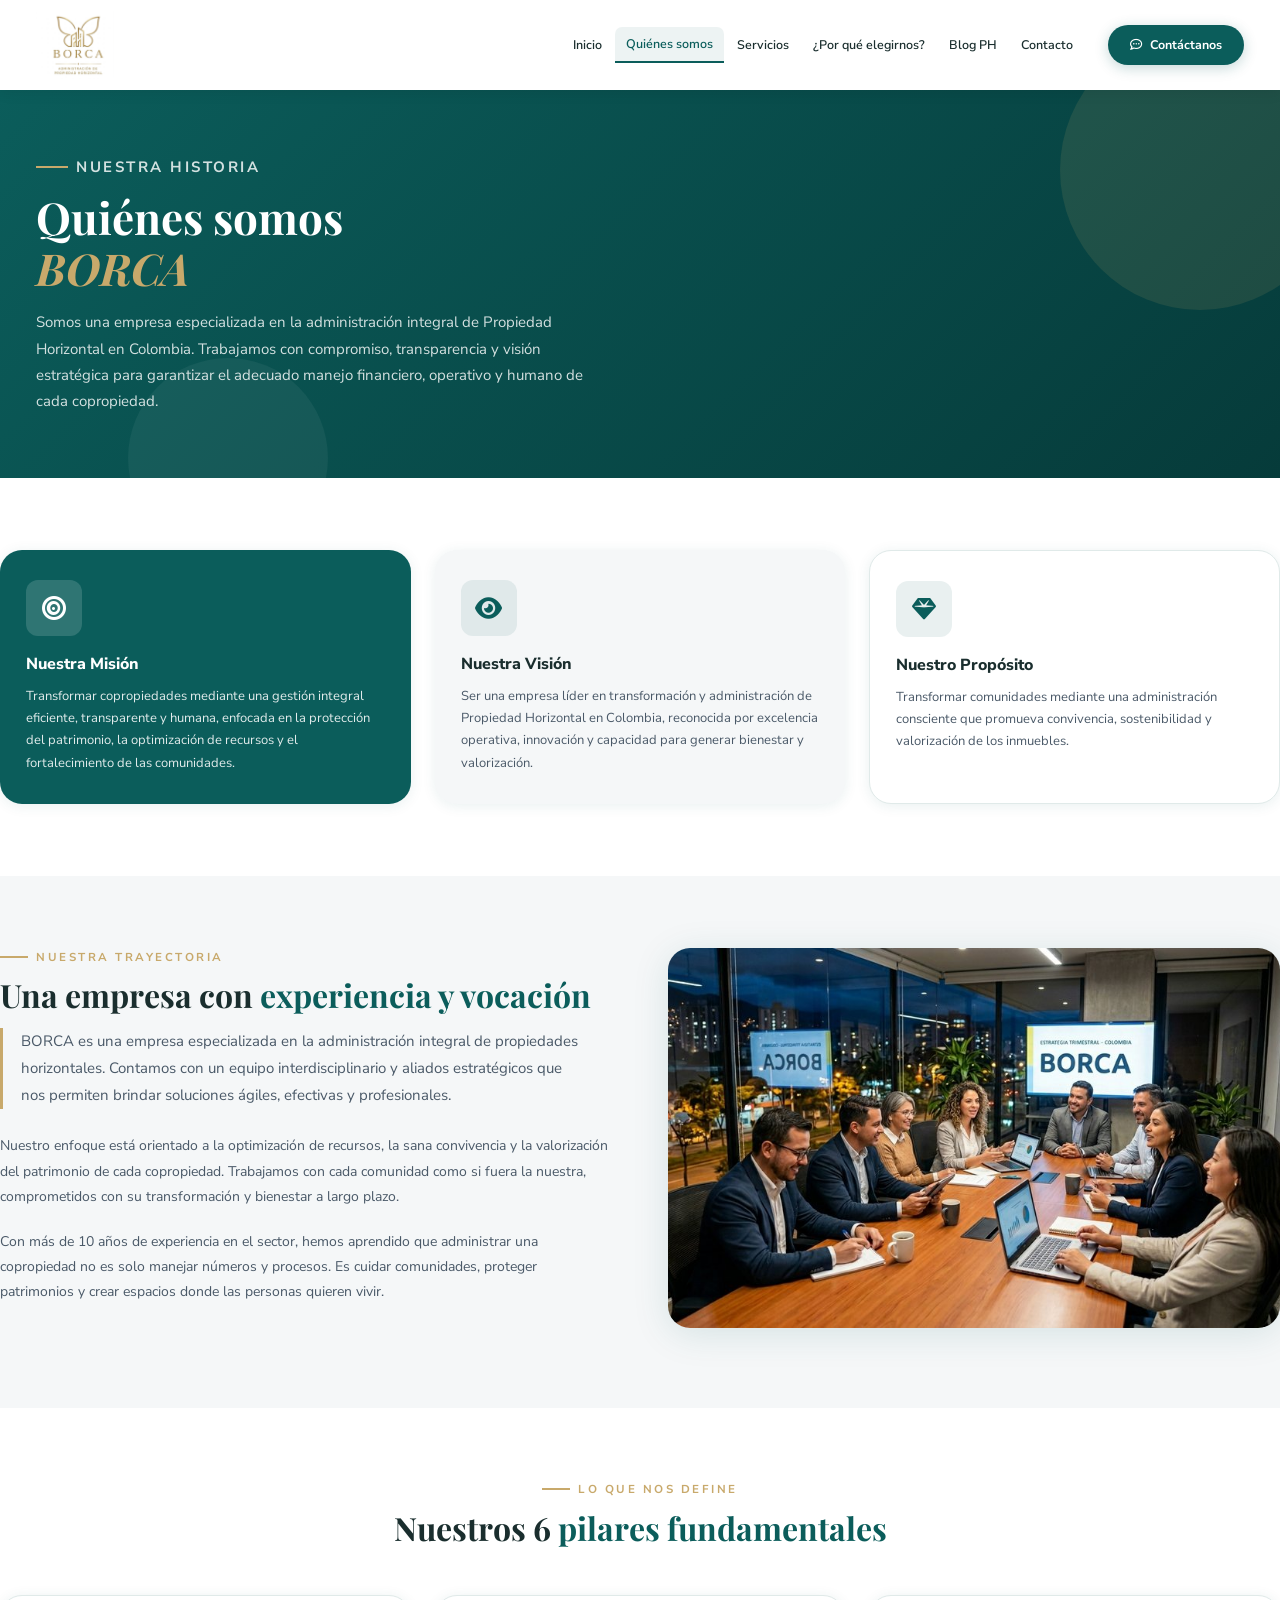
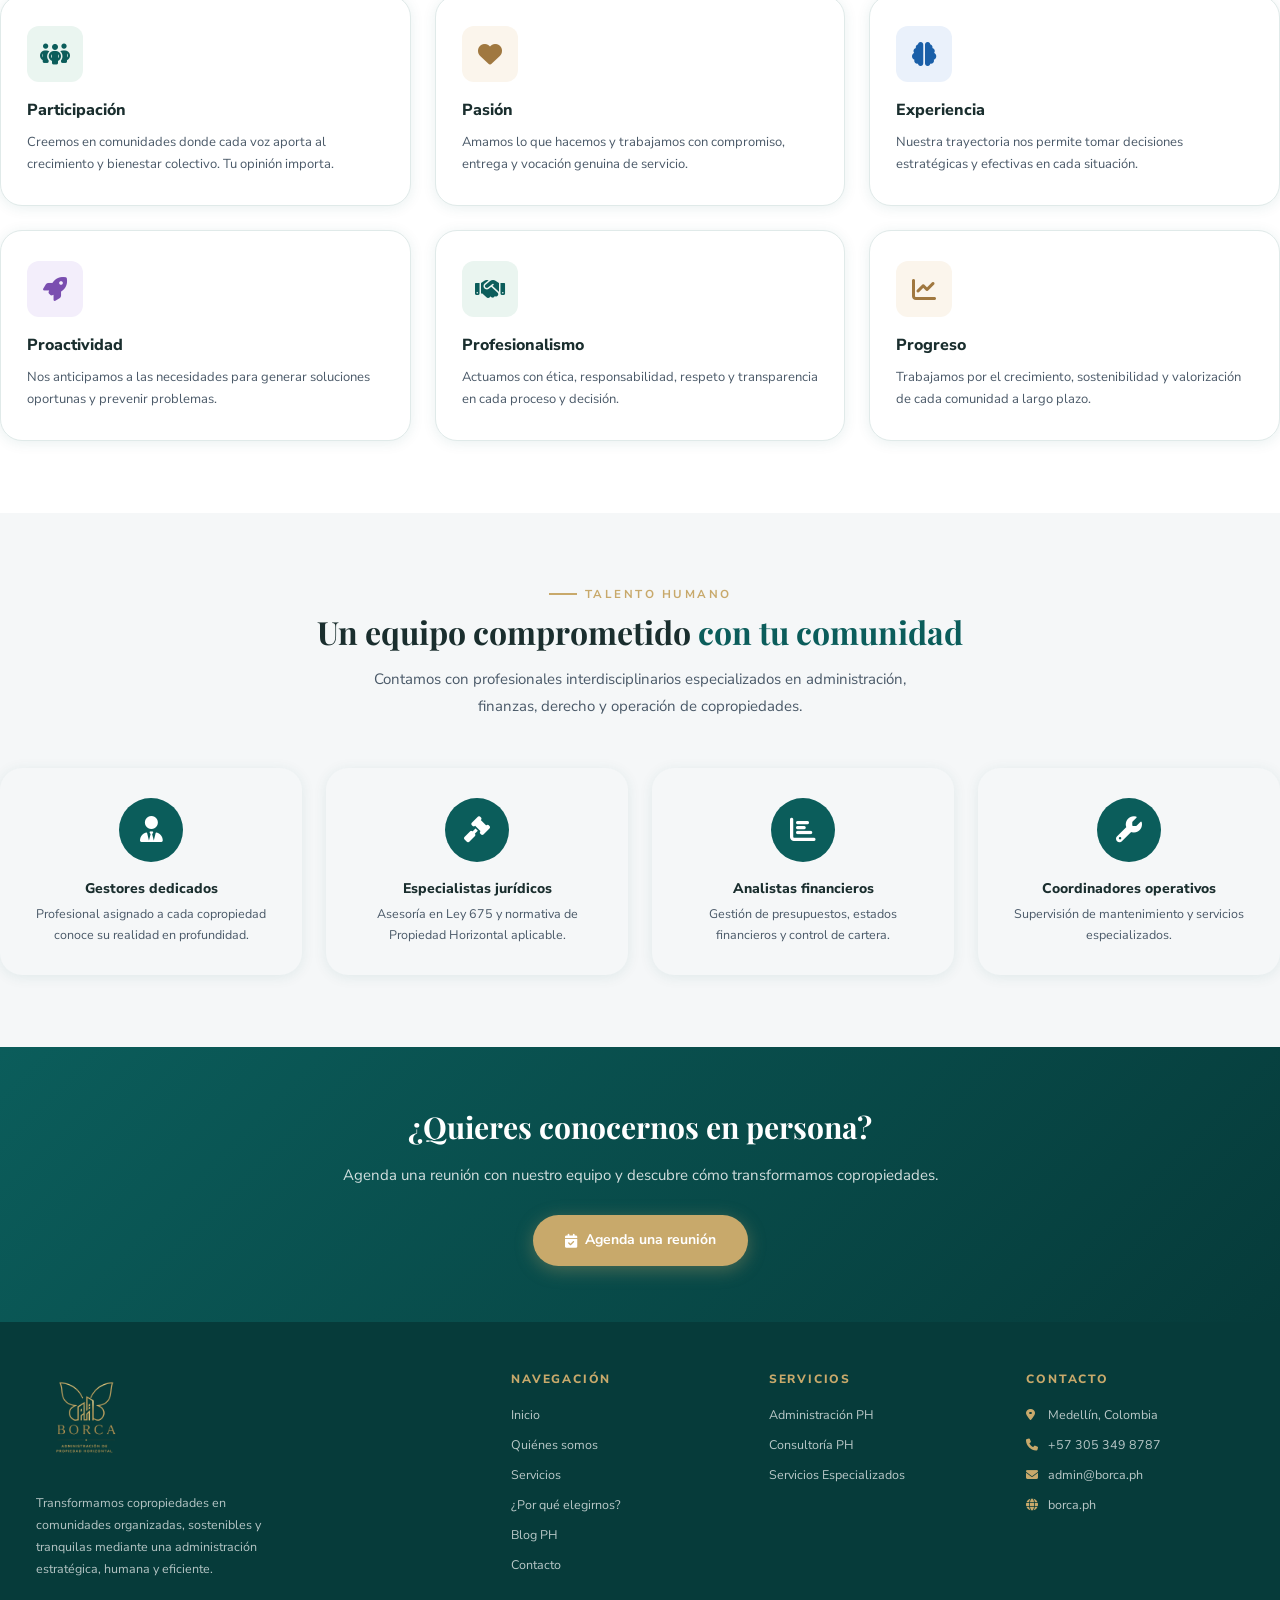
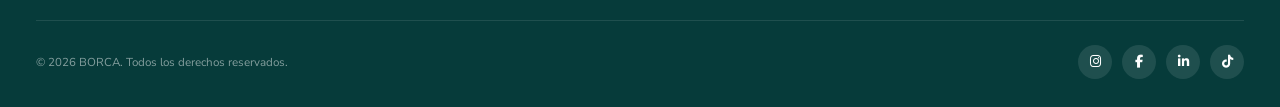
<file: quienes-somos.html>
<!DOCTYPE html>
<html lang="es">
<head>
  <meta charset="UTF-8"/>
  <meta name="viewport" content="width=device-width,initial-scale=1.0"/>
  <title>Quiénes somos – BORCA</title>
  <link href="https://fonts.googleapis.com/css2?family=Playfair+Display:ital,wght@0,400;0,700;1,400;1,700&family=Nunito+Sans:wght@300;400;600;700;800&display=swap" rel="stylesheet"/>
  <link rel="stylesheet" href="https://cdnjs.cloudflare.com/ajax/libs/font-awesome/6.5.0/css/all.min.css"/>
  <style>
*,*::before,*::after{box-sizing:border-box;margin:0;padding:0}
:root{
  --teal:#0B5D5B;--teal-dark:#063B3A;--gold:#C8A96B;
  --white:#FFFFFF;--gray-bg:#F5F7F8;
  --text-dark:#1a2e2e;--text-body:#4a5968;
  --card-green:#EAF5F0;--card-beige:#FBF5EC;
  --card-blue:#EAF1FB;--card-lila:#F3EEFB;
  --shadow-soft:0 6px 36px rgba(11,93,91,0.13);
  --shadow-card:0 2px 14px rgba(11,93,91,0.09);
  --r-xl:22px;--r-lg:16px;--r-md:12px;--r-sm:9px;
}
html{scroll-behavior:smooth}
body{font-family:'Nunito Sans',sans-serif;color:var(--text-dark);background:var(--white);line-height:1.6;overflow-x:hidden}
a{text-decoration:none;color:inherit}
/* NAVBAR */
.navbar{position:sticky;top:0;z-index:200;background:var(--white);box-shadow:0 2px 14px rgba(0,0,0,0.08);height:90px}
.navbar-inner{max-width:1300px;margin:0 auto;height:100%;padding:0 36px;display:flex;align-items:center;gap:24px}
.nav-logo{display:flex;align-items:center;flex-shrink:0;text-decoration:none}
.logo-img{height:68px;width:auto;object-fit:contain;display:block;margin:-4px 0}
.nav-links{display:flex;align-items:center;gap:2px;margin-left:auto}
.nav-links a{font-size:12.5px;font-weight:600;color:var(--text-dark);padding:7px 11px;border-radius:7px;white-space:nowrap;display:flex;align-items:center;gap:4px;transition:color .2s,background .2s}
.nav-links a:hover,.nav-links a.active{color:var(--teal);background:rgba(11,93,91,0.07)}
.nav-links a.active{border-bottom:2px solid var(--teal);border-radius:7px 7px 0 0}
.btn-contact{display:inline-flex;align-items:center;gap:7px;padding:10px 22px;background:var(--teal);color:var(--white);border-radius:50px;font-size:12.5px;font-weight:700;white-space:nowrap;flex-shrink:0;box-shadow:0 3px 14px rgba(11,93,91,0.24);transition:background .2s,transform .15s}
.btn-contact:hover{background:var(--teal-dark);transform:translateY(-1px)}
/* PAGE HERO BANNER */
.page-hero{background:linear-gradient(135deg, var(--teal) 0%, var(--teal-dark) 100%);padding:64px 36px;position:relative;overflow:hidden}
.page-hero::before{content:'';position:absolute;top:-60px;right:-60px;width:280px;height:280px;border-radius:50%;background:rgba(200,169,107,0.12);pointer-events:none}
.page-hero::after{content:'';position:absolute;bottom:-80px;left:10%;width:200px;height:200px;border-radius:50%;background:rgba(255,255,255,0.05);pointer-events:none}
.page-hero-inner{max-width:1300px;margin:0 auto;position:relative;z-index:1}
.page-hero-label{font-size:12px;font-weight:700;color:var(--gold);letter-spacing:2.5px;text-transform:uppercase;margin-bottom:12px;display:flex;align-items:center;gap:8px}
.page-hero-label::before{content:'';width:32px;height:2px;background:var(--gold)}
.page-hero h1{font-family:'Playfair Display',serif;font-size:44px;font-weight:700;color:var(--white);line-height:1.15;margin-bottom:16px}
.page-hero h1 span{color:var(--gold);font-style:italic}
.page-hero p{font-size:15px;color:rgba(255,255,255,0.82);max-width:560px;line-height:1.75}
/* SECTION HELPERS */
.section-wrap{max-width:1300px;margin:0 auto;padding:0 36px}
.section-pad{padding:72px 0}
.section-label{font-size:11.5px;font-weight:700;color:var(--gold);letter-spacing:2.5px;text-transform:uppercase;margin-bottom:10px;display:flex;align-items:center;gap:8px}
.section-label::before{content:'';width:28px;height:2px;background:var(--gold)}
.section-title{font-family:'Playfair Display',serif;font-size:32px;font-weight:700;color:var(--text-dark);line-height:1.2;margin-bottom:14px}
.section-title span{color:var(--teal)}
.section-lead{font-size:15px;color:var(--text-body);max-width:580px;line-height:1.8;margin-bottom:48px}
/* CARDS */
.cards-grid-3{display:grid;grid-template-columns:repeat(3,1fr);gap:24px}
.cards-grid-2{display:grid;grid-template-columns:repeat(2,1fr);gap:28px}
.card{background:var(--white);border-radius:var(--r-xl);padding:30px 26px;box-shadow:var(--shadow-card);transition:transform .22s,box-shadow .22s}
.card:hover{transform:translateY(-5px);box-shadow:0 12px 32px rgba(11,93,91,0.13)}
.card-teal{background:var(--teal);color:var(--white)}
.card-gold{background:var(--gold);color:var(--white)}
.card-gray{background:var(--gray-bg)}
.card-border{border:1.5px solid #e0eae9}
.card-icon-lg{width:56px;height:56px;border-radius:var(--r-md);background:rgba(11,93,91,0.09);display:flex;align-items:center;justify-content:center;font-size:24px;color:var(--teal);margin-bottom:18px}
.card-teal .card-icon-lg{background:rgba(255,255,255,0.15);color:var(--white)}
.card h3{font-size:16px;font-weight:800;margin-bottom:10px;line-height:1.3}
.card p{font-size:13px;line-height:1.7;color:var(--text-body)}
.card-teal p,.card-gold p{color:rgba(255,255,255,0.88)}
/* CTA STRIP */
.cta-strip{background:linear-gradient(135deg,var(--teal),var(--teal-dark));padding:56px 36px;text-align:center}
.cta-strip h2{font-family:'Playfair Display',serif;font-size:30px;color:var(--white);margin-bottom:12px}
.cta-strip p{color:rgba(255,255,255,0.82);font-size:15px;margin-bottom:28px}
.btn-cta{display:inline-flex;align-items:center;gap:8px;padding:14px 32px;background:var(--gold);color:var(--white);border-radius:50px;font-size:14px;font-weight:700;transition:background .2s,transform .15s;box-shadow:0 4px 18px rgba(200,169,107,0.35)}
.btn-cta:hover{background:#b8954d;transform:translateY(-2px)}
/* PAGE FOOTER */
.page-footer{background:var(--teal-dark);padding:48px 36px 28px}
.footer-grid{max-width:1300px;margin:0 auto;display:grid;grid-template-columns:2fr 1fr 1fr 1fr;gap:40px;margin-bottom:40px}
.footer-brand .logo-img-footer{height:56px;width:auto;object-fit:contain;margin-bottom:16px}
.footer-brand p{font-size:12.5px;color:rgba(255,255,255,0.7);line-height:1.75;max-width:240px}
.footer-col h4{font-size:12px;font-weight:800;color:var(--gold);letter-spacing:1.8px;text-transform:uppercase;margin-bottom:16px}
.footer-col ul{list-style:none;display:flex;flex-direction:column;gap:10px}
.footer-col ul li a{font-size:12.5px;color:rgba(255,255,255,0.72);transition:color .2s}
.footer-col ul li a:hover{color:var(--gold)}
.footer-col ul li{display:flex;align-items:center;gap:8px;font-size:12.5px;color:rgba(255,255,255,0.72)}
.footer-col ul li i{color:var(--gold);font-size:12px;width:14px}
.footer-bottom{max-width:1300px;margin:0 auto;padding-top:24px;border-top:1px solid rgba(255,255,255,0.1);display:flex;align-items:center;justify-content:space-between;gap:20px}
.footer-bottom p{font-size:11.5px;color:rgba(255,255,255,0.5)}
.footer-social{display:flex;gap:10px}
.footer-social a{width:34px;height:34px;border-radius:50%;background:rgba(255,255,255,0.1);display:flex;align-items:center;justify-content:center;color:var(--white);font-size:13px;transition:background .2s,transform .15s}
.footer-social a:hover{background:var(--gold);transform:translateY(-2px)}
/* UTILS */
.text-teal{color:var(--teal)} .text-gold{color:var(--gold)} .text-white{color:var(--white)}
.bg-gray{background:var(--gray-bg)} .bg-teal{background:var(--teal)} .bg-white{background:var(--white)}
.flex-row{display:flex;align-items:center;gap:16px}
.check-item{display:flex;align-items:flex-start;gap:12px;margin-bottom:16px}
.check-dot{width:26px;height:26px;min-width:26px;border-radius:50%;background:var(--teal);display:flex;align-items:center;justify-content:center;color:var(--white);font-size:11px;margin-top:2px}
.check-item strong{font-size:13.5px;font-weight:800;display:block;margin-bottom:2px}
.check-item p{font-size:12.5px;color:var(--text-body);line-height:1.6}
.number-badge{font-family:'Playfair Display',serif;font-size:48px;font-weight:700;color:var(--gold);opacity:.25;line-height:1;margin-bottom:-8px}
.divider{height:1px;background:#e8eeed;margin:48px 0}
/* WA FLOAT */
.wa-float{position:fixed;bottom:28px;right:28px;width:60px;height:60px;border-radius:50%;background:#25D366;display:flex;align-items:center;justify-content:center;font-size:28px;color:white;box-shadow:0 4px 24px rgba(37,211,102,0.45);z-index:999;transition:transform .2s;animation:wa-pulse 2.5s infinite;text-decoration:none}
.wa-float:hover{transform:scale(1.1)}
@keyframes wa-pulse{0%,100%{box-shadow:0 4px 24px rgba(37,211,102,0.45)}50%{box-shadow:0 4px 40px rgba(37,211,102,0.65),0 0 0 8px rgba(37,211,102,0.12)}}
/* RESPONSIVE */
@media(max-width:1024px){.footer-grid{grid-template-columns:1fr 1fr}.cards-grid-3{grid-template-columns:1fr 1fr}}
@media(max-width:768px){
  .navbar-inner{padding:0 18px;gap:12px}.nav-links{display:none}.logo-img{height:52px}
  .page-hero{padding:44px 20px}.page-hero h1{font-size:30px}
  .section-wrap{padding:0 20px}.section-pad{padding:48px 0}
  .cards-grid-3,.cards-grid-2{grid-template-columns:1fr}
  .cta-strip{padding:44px 20px}
  .footer-grid{grid-template-columns:1fr}.footer-bottom{flex-direction:column;align-items:flex-start;gap:14px}
}
</style>
</head>
<body>

<header class="navbar">
  <div class="navbar-inner">
    <a href="index.html" class="nav-logo">
      <img src="[data-uri]" alt="BORCA" class="logo-img" />
    </a>
    <nav class="nav-links">
      <a href="index.html">Inicio</a>
      <a href="quienes-somos.html" class="active">Quiénes somos</a>
      <a href="servicios.html">Servicios</a>
      <a href="por-que-elegirnos.html">¿Por qué elegirnos?</a>
      <a href="blog-ph.html">Blog PH</a>
      <a href="contacto.html">Contacto</a>
      
    </nav>
    <a href="contacto.html" class="btn-contact">
      <i class="fa-regular fa-comment-dots"></i> Contáctanos
    </a>
  </div>
</header>

<!-- PAGE HERO -->
<section class="page-hero">
  <div class="page-hero-inner">
    <p class="page-hero-label">Nuestra historia</p>
    <h1>Quiénes somos<br/><span>BORCA</span></h1>
    <p>Somos una empresa especializada en la administración integral de Propiedad Horizontal en Colombia. Trabajamos con compromiso, transparencia y visión estratégica para garantizar el adecuado manejo financiero, operativo y humano de cada copropiedad.</p>
  </div>
</section>

<!-- MISIÓN / VISIÓN / VALORES -->
<section class="bg-white">
  <div class="section-wrap section-pad">
    <div class="cards-grid-3">
      <div class="card card-teal">
        <div class="card-icon-lg"><i class="fa-solid fa-bullseye"></i></div>
        <h3>Nuestra Misión</h3>
        <p>Transformar copropiedades mediante una gestión integral eficiente, transparente y humana, enfocada en la protección del patrimonio, la optimización de recursos y el fortalecimiento de las comunidades.</p>
      </div>
      <div class="card card-gray">
        <div class="card-icon-lg"><i class="fa-solid fa-eye"></i></div>
        <h3>Nuestra Visión</h3>
        <p>Ser una empresa líder en transformación y administración de Propiedad Horizontal en Colombia, reconocida por excelencia operativa, innovación y capacidad para generar bienestar y valorización.</p>
      </div>
      <div class="card card-border">
        <div class="card-icon-lg"><i class="fa-solid fa-gem"></i></div>
        <h3>Nuestro Propósito</h3>
        <p>Transformar comunidades mediante una administración consciente que promueva convivencia, sostenibilidad y valorización de los inmuebles.</p>
      </div>
    </div>
  </div>
</section>

<!-- TEXTO QUIÉNES SOMOS -->
<section class="bg-gray">
  <div class="section-wrap section-pad">
    <div style="display:grid;grid-template-columns:1fr 1fr;gap:56px;align-items:start">
      <div>
        <p class="section-label">Nuestra trayectoria</p>
        <h2 class="section-title">Una empresa con <span>experiencia y vocación</span></h2>
        <p class="section-lead" style="border-left:3px solid var(--gold);padding-left:18px;margin-bottom:24px">BORCA es una empresa especializada en la administración integral de propiedades horizontales. Contamos con un equipo interdisciplinario y aliados estratégicos que nos permiten brindar soluciones ágiles, efectivas y profesionales.</p>
        <p style="font-size:14px;color:var(--text-body);line-height:1.8;margin-bottom:20px">Nuestro enfoque está orientado a la optimización de recursos, la sana convivencia y la valorización del patrimonio de cada copropiedad. Trabajamos con cada comunidad como si fuera la nuestra, comprometidos con su transformación y bienestar a largo plazo.</p>
        <p style="font-size:14px;color:var(--text-body);line-height:1.8">Con más de 10 años de experiencia en el sector, hemos aprendido que administrar una copropiedad no es solo manejar números y procesos. Es cuidar comunidades, proteger patrimonios y crear espacios donde las personas quieren vivir.</p>
      </div>
      <div>
        <img src="[data-uri]" alt="Equipo BORCA" style="width:100%;border-radius:22px;box-shadow:var(--shadow-soft);object-fit:cover;height:380px;object-position:center top"/>
      </div>
    </div>
  </div>
</section>

<!-- PILARES EXPANDIDO -->
<section class="bg-white">
  <div class="section-wrap section-pad">
    <div style="text-align:center;margin-bottom:48px">
      <p class="section-label" style="justify-content:center">Lo que nos define</p>
      <h2 class="section-title">Nuestros 6 <span>pilares fundamentales</span></h2>
    </div>
    <div class="cards-grid-3">
      <div class="card card-border">
        <div class="card-icon-lg" style="background:var(--card-green);color:var(--teal)"><i class="fa-solid fa-people-group"></i></div>
        <h3>Participación</h3>
        <p>Creemos en comunidades donde cada voz aporta al crecimiento y bienestar colectivo. Tu opinión importa.</p>
      </div>
      <div class="card card-border">
        <div class="card-icon-lg" style="background:var(--card-beige);color:#a07840"><i class="fa-solid fa-heart"></i></div>
        <h3>Pasión</h3>
        <p>Amamos lo que hacemos y trabajamos con compromiso, entrega y vocación genuina de servicio.</p>
      </div>
      <div class="card card-border">
        <div class="card-icon-lg" style="background:var(--card-blue);color:#1a5fa8"><i class="fa-solid fa-brain"></i></div>
        <h3>Experiencia</h3>
        <p>Nuestra trayectoria nos permite tomar decisiones estratégicas y efectivas en cada situación.</p>
      </div>
      <div class="card card-border">
        <div class="card-icon-lg" style="background:var(--card-lila);color:#7a4eb0"><i class="fa-solid fa-rocket"></i></div>
        <h3>Proactividad</h3>
        <p>Nos anticipamos a las necesidades para generar soluciones oportunas y prevenir problemas.</p>
      </div>
      <div class="card card-border">
        <div class="card-icon-lg" style="background:var(--card-green);color:var(--teal)"><i class="fa-solid fa-handshake"></i></div>
        <h3>Profesionalismo</h3>
        <p>Actuamos con ética, responsabilidad, respeto y transparencia en cada proceso y decisión.</p>
      </div>
      <div class="card card-border">
        <div class="card-icon-lg" style="background:var(--card-beige);color:#a07840"><i class="fa-solid fa-chart-line"></i></div>
        <h3>Progreso</h3>
        <p>Trabajamos por el crecimiento, sostenibilidad y valorización de cada comunidad a largo plazo.</p>
      </div>
    </div>
  </div>
</section>

<!-- EQUIPO -->
<section class="bg-gray">
  <div class="section-wrap section-pad">
    <div style="text-align:center;margin-bottom:48px">
      <p class="section-label" style="justify-content:center">Talento humano</p>
      <h2 class="section-title">Un equipo comprometido <span>con tu comunidad</span></h2>
      <p style="color:var(--text-body);font-size:15px;max-width:560px;margin:0 auto;line-height:1.8">Contamos con profesionales interdisciplinarios especializados en administración, finanzas, derecho y operación de copropiedades.</p>
    </div>
    <div style="display:grid;grid-template-columns:repeat(4,1fr);gap:24px">
      <div class="card card-gray" style="text-align:center">
        <div style="width:64px;height:64px;border-radius:50%;background:var(--teal);display:flex;align-items:center;justify-content:center;font-size:26px;color:white;margin:0 auto 16px"><i class="fa-solid fa-user-tie"></i></div>
        <h4 style="font-size:14px;font-weight:800;margin-bottom:4px">Gestores dedicados</h4>
        <p style="font-size:12.5px;color:var(--text-body);line-height:1.65">Profesional asignado a cada copropiedad conoce su realidad en profundidad.</p>
      </div>
      <div class="card card-gray" style="text-align:center">
        <div style="width:64px;height:64px;border-radius:50%;background:var(--teal);display:flex;align-items:center;justify-content:center;font-size:26px;color:white;margin:0 auto 16px"><i class="fa-solid fa-gavel"></i></div>
        <h4 style="font-size:14px;font-weight:800;margin-bottom:4px">Especialistas jurídicos</h4>
        <p style="font-size:12.5px;color:var(--text-body);line-height:1.65">Asesoría en Ley 675 y normativa de Propiedad Horizontal aplicable.</p>
      </div>
      <div class="card card-gray" style="text-align:center">
        <div style="width:64px;height:64px;border-radius:50%;background:var(--teal);display:flex;align-items:center;justify-content:center;font-size:26px;color:white;margin:0 auto 16px"><i class="fa-solid fa-chart-bar"></i></div>
        <h4 style="font-size:14px;font-weight:800;margin-bottom:4px">Analistas financieros</h4>
        <p style="font-size:12.5px;color:var(--text-body);line-height:1.65">Gestión de presupuestos, estados financieros y control de cartera.</p>
      </div>
      <div class="card card-gray" style="text-align:center">
        <div style="width:64px;height:64px;border-radius:50%;background:var(--teal);display:flex;align-items:center;justify-content:center;font-size:26px;color:white;margin:0 auto 16px"><i class="fa-solid fa-wrench"></i></div>
        <h4 style="font-size:14px;font-weight:800;margin-bottom:4px">Coordinadores operativos</h4>
        <p style="font-size:12.5px;color:var(--text-body);line-height:1.65">Supervisión de mantenimiento y servicios especializados.</p>
      </div>
    </div>
  </div>
</section>

<!-- CTA -->
<section class="cta-strip">
  <h2>¿Quieres conocernos en persona?</h2>
  <p>Agenda una reunión con nuestro equipo y descubre cómo transformamos copropiedades.</p>
  <a href="contacto.html" class="btn-cta"><i class="fa-solid fa-calendar-check"></i> Agenda una reunión</a>
</section>


<footer class="page-footer">
  <div class="footer-grid">
    <div class="footer-brand">
      <img src="./assets/borcat.png" alt="BORCA" style="width:100px;height:100px;object-fit:contain;margin-bottom:14px">
      <p>Transformamos copropiedades en comunidades organizadas, sostenibles y tranquilas mediante una administración estratégica, humana y eficiente.</p>
    </div>
    <div class="footer-col">
      <h4>Navegación</h4>
      <ul>
        <li><a href="index.html">Inicio</a></li>
        <li><a href="quienes-somos.html">Quiénes somos</a></li>
        <li><a href="servicios.html">Servicios</a></li>
        <li><a href="por-que-elegirnos.html">¿Por qué elegirnos?</a></li>
        <li><a href="blog-ph.html">Blog PH</a></li>
        <li><a href="contacto.html">Contacto</a></li>
      </ul>
    </div>
    <div class="footer-col">
      <h4>Servicios</h4>
      <ul>
        <li><a href="servicios.html">Administración PH</a></li>
        <li><a href="servicios.html">Consultoría PH</a></li>
        <li><a href="servicios.html">Servicios Especializados</a></li>
      </ul>
    </div>
    <div class="footer-col">
      <h4>Contacto</h4>
      <ul>
        <li><i class="fa-solid fa-location-dot"></i> Medellín, Colombia</li>
        <li><i class="fa-solid fa-phone"></i> +57 305 349 8787</li>
        <li><i class="fa-solid fa-envelope"></i>  admin@borca.ph</li>
        <li><i class="fa-solid fa-globe"></i> borca.ph</li>
      </ul>
    </div>
  </div>
  <div class="footer-bottom">
    <p>© 2026 BORCA. Todos los derechos reservados.</p>
    <div class="footer-social">
      <a href="#" aria-label="Instagram"><i class="fa-brands fa-instagram"></i></a>
      <a href="#" aria-label="Facebook"><i class="fa-brands fa-facebook-f"></i></a>
      <a href="#" aria-label="LinkedIn"><i class="fa-brands fa-linkedin-in"></i></a>
      <a href="#" aria-label="TikTok"><i class="fa-brands fa-tiktok"></i></a>
    </div>
  </div>
</footer>
<script>
document.addEventListener('DOMContentLoaded', () => {
  const navbar = document.querySelector('.navbar');
  window.addEventListener('scroll', () => {
    navbar.style.boxShadow = window.scrollY > 10
      ? '0 4px 22px rgba(0,0,0,0.11)' : '0 2px 14px rgba(0,0,0,0.08)';
  });
  const targets = document.querySelectorAll('.card,.check-item,.timeline-item,.blog-card,.stat-box,.team-card,.anim');
  const obs = new IntersectionObserver((entries) => {
    entries.forEach(e => { if(e.isIntersecting){e.target.classList.add('visible');obs.unobserve(e.target)} });
  }, {threshold:0.10});
  targets.forEach((el,i) => {
    el.style.opacity='0'; el.style.transform='translateY(18px)';
    el.style.transition=`opacity .45s ease ${i*50}ms,transform .45s ease ${i*50}ms`;
    obs.observe(el);
  });
  document.querySelectorAll('.btn-cta,.btn-contact,.btn-submit').forEach(btn => {
    btn.addEventListener('click', function(e) {
      const r=this.getBoundingClientRect(), s=document.createElement('span'), sz=Math.max(r.width,r.height);
      s.style.cssText=`position:absolute;width:${sz}px;height:${sz}px;border-radius:50%;
        background:rgba(255,255,255,0.25);transform:scale(0);animation:ripple .5s linear;
        left:${e.clientX-r.left-sz/2}px;top:${e.clientY-r.top-sz/2}px;pointer-events:none;`;
      this.style.position='relative';this.style.overflow='hidden';
      this.appendChild(s);s.addEventListener('animationend',()=>s.remove());
    });
  });
});
</script>
<style>
@keyframes ripple{to{transform:scale(2.8);opacity:0}}
.visible{opacity:1!important;transform:translateY(0)!important}
</style>
</body>
</html>
</file>
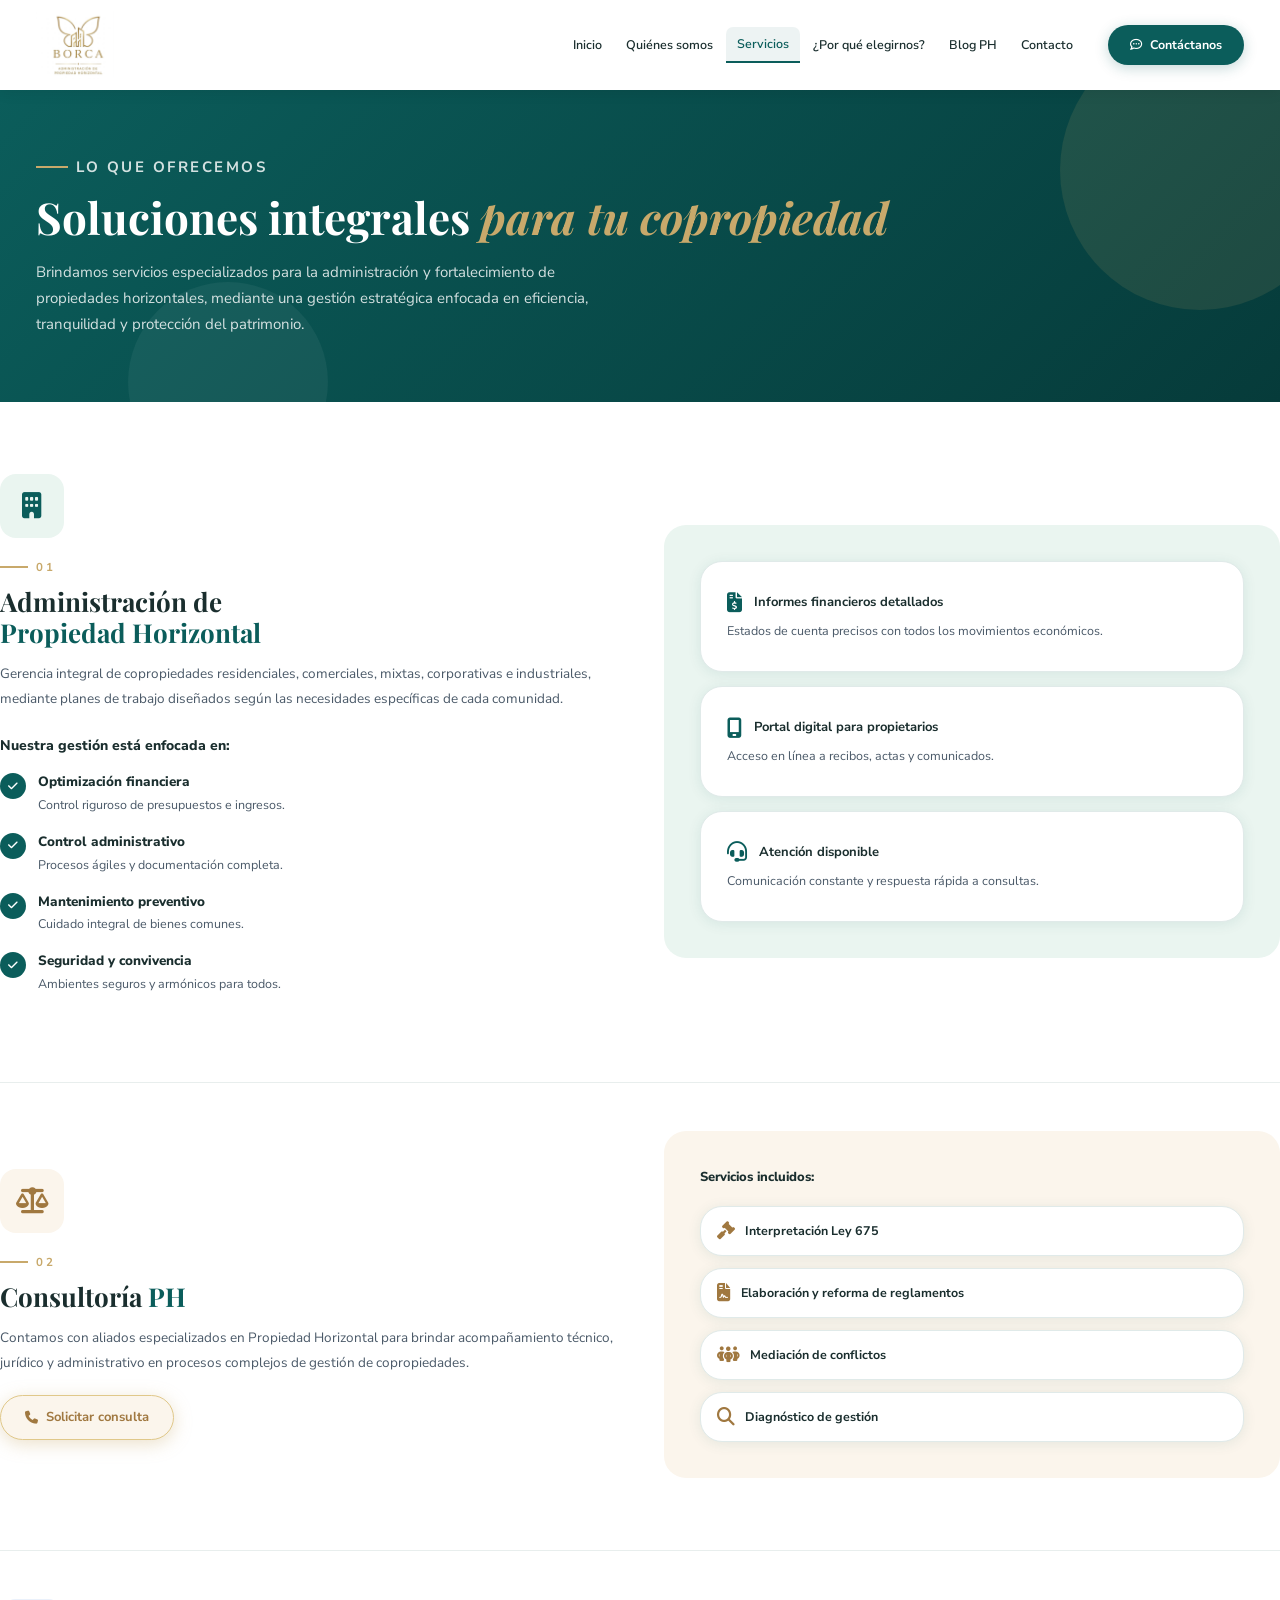
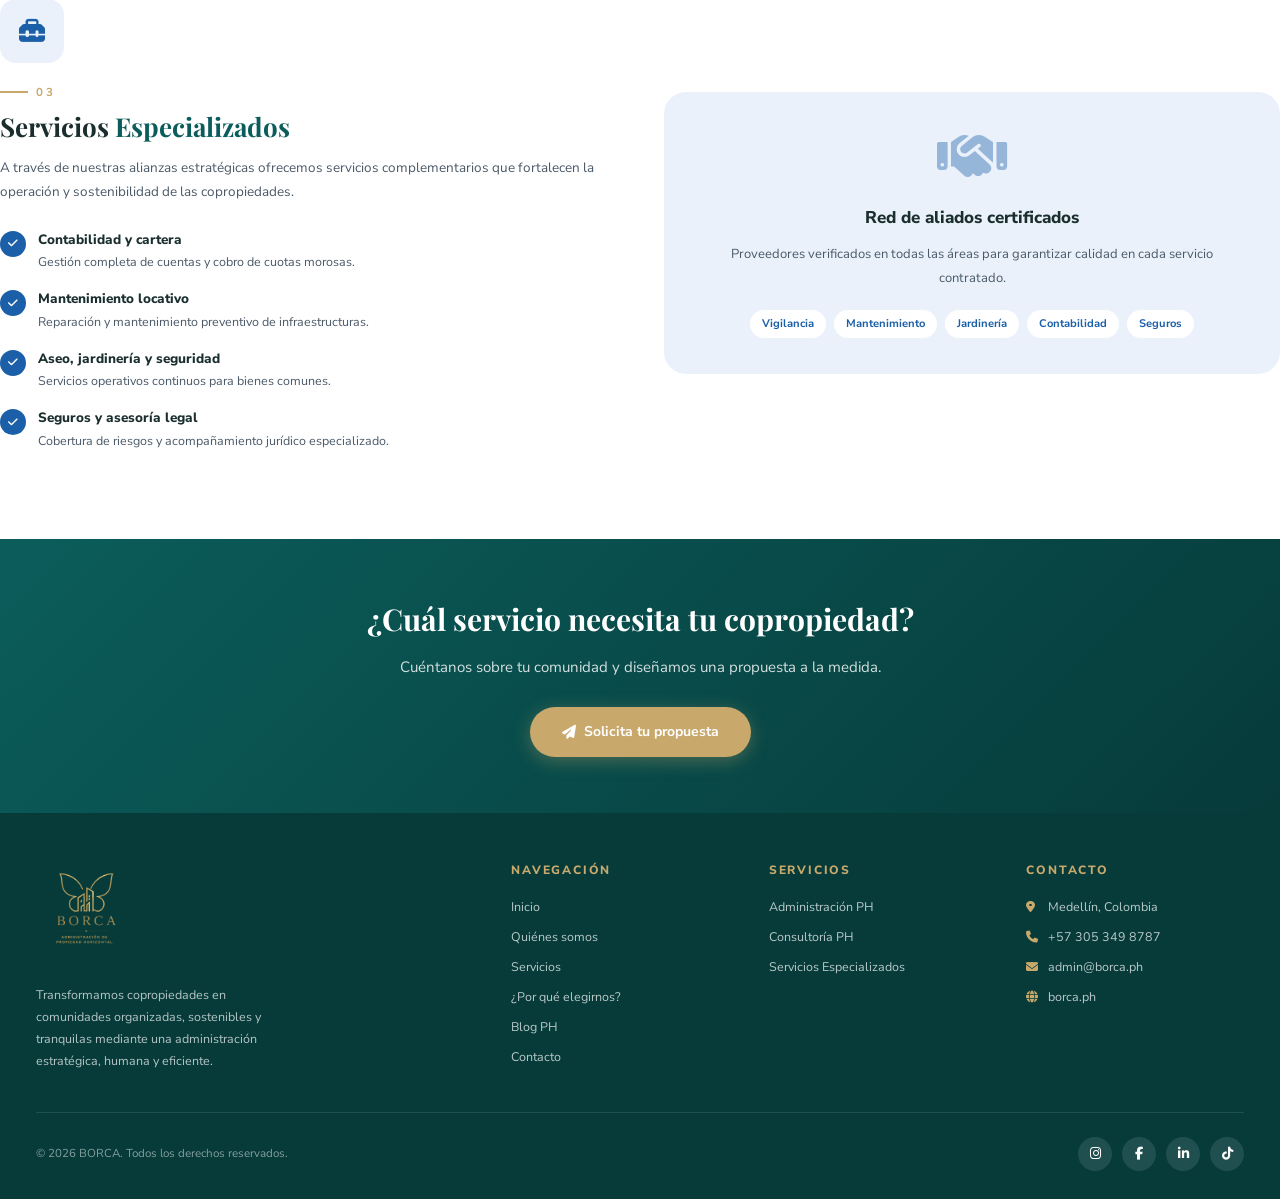
<file: servicios.html>
<!DOCTYPE html>
<html lang="es">
<head>
  <meta charset="UTF-8"/>
  <meta name="viewport" content="width=device-width,initial-scale=1.0"/>
  <title>Servicios – BORCA</title>
  <link href="https://fonts.googleapis.com/css2?family=Playfair+Display:ital,wght@0,400;0,700;1,400;1,700&family=Nunito+Sans:wght@300;400;600;700;800&display=swap" rel="stylesheet"/>
  <link rel="stylesheet" href="https://cdnjs.cloudflare.com/ajax/libs/font-awesome/6.5.0/css/all.min.css"/>
  <style>
*,*::before,*::after{box-sizing:border-box;margin:0;padding:0}
:root{
  --teal:#0B5D5B;--teal-dark:#063B3A;--gold:#C8A96B;
  --white:#FFFFFF;--gray-bg:#F5F7F8;
  --text-dark:#1a2e2e;--text-body:#4a5968;
  --card-green:#EAF5F0;--card-beige:#FBF5EC;
  --card-blue:#EAF1FB;--card-lila:#F3EEFB;
  --shadow-soft:0 6px 36px rgba(11,93,91,0.13);
  --shadow-card:0 2px 14px rgba(11,93,91,0.09);
  --r-xl:22px;--r-lg:16px;--r-md:12px;--r-sm:9px;
}
html{scroll-behavior:smooth}
body{font-family:'Nunito Sans',sans-serif;color:var(--text-dark);background:var(--white);line-height:1.6;overflow-x:hidden}
a{text-decoration:none;color:inherit}
/* NAVBAR */
.navbar{position:sticky;top:0;z-index:200;background:var(--white);box-shadow:0 2px 14px rgba(0,0,0,0.08);height:90px}
.navbar-inner{max-width:1300px;margin:0 auto;height:100%;padding:0 36px;display:flex;align-items:center;gap:24px}
.nav-logo{display:flex;align-items:center;flex-shrink:0;text-decoration:none}
.logo-img{height:68px;width:auto;object-fit:contain;display:block;margin:-4px 0}
.nav-links{display:flex;align-items:center;gap:2px;margin-left:auto}
.nav-links a{font-size:12.5px;font-weight:600;color:var(--text-dark);padding:7px 11px;border-radius:7px;white-space:nowrap;display:flex;align-items:center;gap:4px;transition:color .2s,background .2s}
.nav-links a:hover,.nav-links a.active{color:var(--teal);background:rgba(11,93,91,0.07)}
.nav-links a.active{border-bottom:2px solid var(--teal);border-radius:7px 7px 0 0}
.btn-contact{display:inline-flex;align-items:center;gap:7px;padding:10px 22px;background:var(--teal);color:var(--white);border-radius:50px;font-size:12.5px;font-weight:700;white-space:nowrap;flex-shrink:0;box-shadow:0 3px 14px rgba(11,93,91,0.24);transition:background .2s,transform .15s}
.btn-contact:hover{background:var(--teal-dark);transform:translateY(-1px)}
/* PAGE HERO BANNER */
.page-hero{background:linear-gradient(135deg, var(--teal) 0%, var(--teal-dark) 100%);padding:64px 36px;position:relative;overflow:hidden}
.page-hero::before{content:'';position:absolute;top:-60px;right:-60px;width:280px;height:280px;border-radius:50%;background:rgba(200,169,107,0.12);pointer-events:none}
.page-hero::after{content:'';position:absolute;bottom:-80px;left:10%;width:200px;height:200px;border-radius:50%;background:rgba(255,255,255,0.05);pointer-events:none}
.page-hero-inner{max-width:1300px;margin:0 auto;position:relative;z-index:1}
.page-hero-label{font-size:12px;font-weight:700;color:var(--gold);letter-spacing:2.5px;text-transform:uppercase;margin-bottom:12px;display:flex;align-items:center;gap:8px}
.page-hero-label::before{content:'';width:32px;height:2px;background:var(--gold)}
.page-hero h1{font-family:'Playfair Display',serif;font-size:44px;font-weight:700;color:var(--white);line-height:1.15;margin-bottom:16px}
.page-hero h1 span{color:var(--gold);font-style:italic}
.page-hero p{font-size:15px;color:rgba(255,255,255,0.82);max-width:560px;line-height:1.75}
/* SECTION HELPERS */
.section-wrap{max-width:1300px;margin:0 auto;padding:0 36px}
.section-pad{padding:72px 0}
.section-label{font-size:11.5px;font-weight:700;color:var(--gold);letter-spacing:2.5px;text-transform:uppercase;margin-bottom:10px;display:flex;align-items:center;gap:8px}
.section-label::before{content:'';width:28px;height:2px;background:var(--gold)}
.section-title{font-family:'Playfair Display',serif;font-size:32px;font-weight:700;color:var(--text-dark);line-height:1.2;margin-bottom:14px}
.section-title span{color:var(--teal)}
.section-lead{font-size:15px;color:var(--text-body);max-width:580px;line-height:1.8;margin-bottom:48px}
/* CARDS */
.cards-grid-3{display:grid;grid-template-columns:repeat(3,1fr);gap:24px}
.cards-grid-2{display:grid;grid-template-columns:repeat(2,1fr);gap:28px}
.card{background:var(--white);border-radius:var(--r-xl);padding:30px 26px;box-shadow:var(--shadow-card);transition:transform .22s,box-shadow .22s}
.card:hover{transform:translateY(-5px);box-shadow:0 12px 32px rgba(11,93,91,0.13)}
.card-teal{background:var(--teal);color:var(--white)}
.card-gold{background:var(--gold);color:var(--white)}
.card-gray{background:var(--gray-bg)}
.card-border{border:1.5px solid #e0eae9}
.card-icon-lg{width:56px;height:56px;border-radius:var(--r-md);background:rgba(11,93,91,0.09);display:flex;align-items:center;justify-content:center;font-size:24px;color:var(--teal);margin-bottom:18px}
.card-teal .card-icon-lg{background:rgba(255,255,255,0.15);color:var(--white)}
.card h3{font-size:16px;font-weight:800;margin-bottom:10px;line-height:1.3}
.card p{font-size:13px;line-height:1.7;color:var(--text-body)}
.card-teal p,.card-gold p{color:rgba(255,255,255,0.88)}
/* CTA STRIP */
.cta-strip{background:linear-gradient(135deg,var(--teal),var(--teal-dark));padding:56px 36px;text-align:center}
.cta-strip h2{font-family:'Playfair Display',serif;font-size:30px;color:var(--white);margin-bottom:12px}
.cta-strip p{color:rgba(255,255,255,0.82);font-size:15px;margin-bottom:28px}
.btn-cta{display:inline-flex;align-items:center;gap:8px;padding:14px 32px;background:var(--gold);color:var(--white);border-radius:50px;font-size:14px;font-weight:700;transition:background .2s,transform .15s;box-shadow:0 4px 18px rgba(200,169,107,0.35)}
.btn-cta:hover{background:#b8954d;transform:translateY(-2px)}
/* PAGE FOOTER */
.page-footer{background:var(--teal-dark);padding:48px 36px 28px}
.footer-grid{max-width:1300px;margin:0 auto;display:grid;grid-template-columns:2fr 1fr 1fr 1fr;gap:40px;margin-bottom:40px}
.footer-brand .logo-img-footer{height:56px;width:auto;object-fit:contain;margin-bottom:16px}
.footer-brand p{font-size:12.5px;color:rgba(255,255,255,0.7);line-height:1.75;max-width:240px}
.footer-col h4{font-size:12px;font-weight:800;color:var(--gold);letter-spacing:1.8px;text-transform:uppercase;margin-bottom:16px}
.footer-col ul{list-style:none;display:flex;flex-direction:column;gap:10px}
.footer-col ul li a{font-size:12.5px;color:rgba(255,255,255,0.72);transition:color .2s}
.footer-col ul li a:hover{color:var(--gold)}
.footer-col ul li{display:flex;align-items:center;gap:8px;font-size:12.5px;color:rgba(255,255,255,0.72)}
.footer-col ul li i{color:var(--gold);font-size:12px;width:14px}
.footer-bottom{max-width:1300px;margin:0 auto;padding-top:24px;border-top:1px solid rgba(255,255,255,0.1);display:flex;align-items:center;justify-content:space-between;gap:20px}
.footer-bottom p{font-size:11.5px;color:rgba(255,255,255,0.5)}
.footer-social{display:flex;gap:10px}
.footer-social a{width:34px;height:34px;border-radius:50%;background:rgba(255,255,255,0.1);display:flex;align-items:center;justify-content:center;color:var(--white);font-size:13px;transition:background .2s,transform .15s}
.footer-social a:hover{background:var(--gold);transform:translateY(-2px)}
/* UTILS */
.text-teal{color:var(--teal)} .text-gold{color:var(--gold)} .text-white{color:var(--white)}
.bg-gray{background:var(--gray-bg)} .bg-teal{background:var(--teal)} .bg-white{background:var(--white)}
.flex-row{display:flex;align-items:center;gap:16px}
.check-item{display:flex;align-items:flex-start;gap:12px;margin-bottom:16px}
.check-dot{width:26px;height:26px;min-width:26px;border-radius:50%;background:var(--teal);display:flex;align-items:center;justify-content:center;color:var(--white);font-size:11px;margin-top:2px}
.check-item strong{font-size:13.5px;font-weight:800;display:block;margin-bottom:2px}
.check-item p{font-size:12.5px;color:var(--text-body);line-height:1.6}
.number-badge{font-family:'Playfair Display',serif;font-size:48px;font-weight:700;color:var(--gold);opacity:.25;line-height:1;margin-bottom:-8px}
.divider{height:1px;background:#e8eeed;margin:48px 0}
/* WA FLOAT */
.wa-float{position:fixed;bottom:28px;right:28px;width:60px;height:60px;border-radius:50%;background:#25D366;display:flex;align-items:center;justify-content:center;font-size:28px;color:white;box-shadow:0 4px 24px rgba(37,211,102,0.45);z-index:999;transition:transform .2s;animation:wa-pulse 2.5s infinite;text-decoration:none}
.wa-float:hover{transform:scale(1.1)}
@keyframes wa-pulse{0%,100%{box-shadow:0 4px 24px rgba(37,211,102,0.45)}50%{box-shadow:0 4px 40px rgba(37,211,102,0.65),0 0 0 8px rgba(37,211,102,0.12)}}
/* RESPONSIVE */
@media(max-width:1024px){.footer-grid{grid-template-columns:1fr 1fr}.cards-grid-3{grid-template-columns:1fr 1fr}}
@media(max-width:768px){
  .navbar-inner{padding:0 18px;gap:12px}.nav-links{display:none}.logo-img{height:52px}
  .page-hero{padding:44px 20px}.page-hero h1{font-size:30px}
  .section-wrap{padding:0 20px}.section-pad{padding:48px 0}
  .cards-grid-3,.cards-grid-2{grid-template-columns:1fr}
  .cta-strip{padding:44px 20px}
  .footer-grid{grid-template-columns:1fr}.footer-bottom{flex-direction:column;align-items:flex-start;gap:14px}
}
</style>
</head>
<body>

<header class="navbar">
  <div class="navbar-inner">
    <a href="index.html" class="nav-logo">
      <img src="[data-uri]" alt="BORCA" class="logo-img" />
    </a>
    <nav class="nav-links">
      <a href="index.html">Inicio</a>
      <a href="quienes-somos.html">Quiénes somos</a>
      <a href="servicios.html" class="active">Servicios</a>
      <a href="por-que-elegirnos.html">¿Por qué elegirnos?</a>
      <a href="blog-ph.html">Blog PH</a>
      <a href="contacto.html">Contacto</a>
      
    </nav>
    <a href="contacto.html" class="btn-contact">
      <i class="fa-regular fa-comment-dots"></i> Contáctanos
    </a>
  </div>
</header>

<!-- PAGE HERO -->
<section class="page-hero">
  <div class="page-hero-inner">
    <p class="page-hero-label">Lo que ofrecemos</p>
    <h1>Soluciones integrales <span>para tu copropiedad</span></h1>
    <p>Brindamos servicios especializados para la administración y fortalecimiento de propiedades horizontales, mediante una gestión estratégica enfocada en eficiencia, tranquilidad y protección del patrimonio.</p>
  </div>
</section>

<!-- SERVICIO 1 -->
<section class="bg-white">
  <div class="section-wrap section-pad">
    <div style="display:grid;grid-template-columns:1fr 1fr;gap:48px;align-items:center;margin-bottom:72px">
      <div>
        <div style="width:64px;height:64px;border-radius:16px;background:var(--card-green);display:flex;align-items:center;justify-content:center;font-size:26px;color:var(--teal);margin-bottom:20px"><i class="fa-solid fa-building"></i></div>
        <p class="section-label">01</p>
        <h2 class="section-title" style="font-size:26px">Administración de<br/><span>Propiedad Horizontal</span></h2>
        <p style="font-size:13.5px;color:var(--text-body);line-height:1.8;margin-bottom:24px">
          Gerencia integral de copropiedades residenciales, comerciales, mixtas, corporativas e industriales, mediante planes de trabajo diseñados según las necesidades específicas de cada comunidad.
        </p>
        <h4 style="font-size:14px;font-weight:800;margin-bottom:14px">Nuestra gestión está enfocada en:</h4>
        <div class="check-item"><span class="check-dot"><i class="fa-solid fa-check"></i></span><div><strong>Optimización financiera</strong><p>Control riguroso de presupuestos e ingresos.</p></div></div>
        <div class="check-item"><span class="check-dot"><i class="fa-solid fa-check"></i></span><div><strong>Control administrativo</strong><p>Procesos ágiles y documentación completa.</p></div></div>
        <div class="check-item"><span class="check-dot"><i class="fa-solid fa-check"></i></span><div><strong>Mantenimiento preventivo</strong><p>Cuidado integral de bienes comunes.</p></div></div>
        <div class="check-item"><span class="check-dot"><i class="fa-solid fa-check"></i></span><div><strong>Seguridad y convivencia</strong><p>Ambientes seguros y armónicos para todos.</p></div></div>
      </div>
      <div style="background:var(--card-green);border-radius:22px;padding:36px;display:flex;flex-direction:column;gap:14px">
        <div class="card card-border" style="background:white">
          <div style="display:flex;align-items:center;gap:12px;margin-bottom:8px"><i class="fa-solid fa-file-invoice-dollar" style="color:var(--teal);font-size:20px"></i><strong style="font-size:13px">Informes financieros detallados</strong></div>
          <p style="font-size:12.5px;color:var(--text-body);line-height:1.6">Estados de cuenta precisos con todos los movimientos económicos.</p>
        </div>
        <div class="card card-border" style="background:white">
          <div style="display:flex;align-items:center;gap:12px;margin-bottom:8px"><i class="fa-solid fa-mobile-screen" style="color:var(--teal);font-size:20px"></i><strong style="font-size:13px">Portal digital para propietarios</strong></div>
          <p style="font-size:12.5px;color:var(--text-body);line-height:1.6">Acceso en línea a recibos, actas y comunicados.</p>
        </div>
        <div class="card card-border" style="background:white">
          <div style="display:flex;align-items:center;gap:12px;margin-bottom:8px"><i class="fa-solid fa-headset" style="color:var(--teal);font-size:20px"></i><strong style="font-size:13px">Atención disponible</strong></div>
          <p style="font-size:12.5px;color:var(--text-body);line-height:1.6">Comunicación constante y respuesta rápida a consultas.</p>
        </div>
      </div>
    </div>

    <div class="divider"></div>

    <!-- SERVICIO 2 -->
    <div style="display:grid;grid-template-columns:1fr 1fr;gap:48px;align-items:center;margin-bottom:72px">
      <div style="background:var(--card-beige);border-radius:22px;padding:36px;order:2">
        <h4 style="font-size:13px;font-weight:800;margin-bottom:18px">Servicios incluidos:</h4>
        <div style="display:flex;flex-direction:column;gap:12px">
          <div class="card card-border" style="background:white;padding:14px 16px">
            <div style="display:flex;align-items:center;gap:10px"><i class="fa-solid fa-gavel" style="color:#a07840;font-size:18px"></i><span style="font-size:12.5px;font-weight:700">Interpretación Ley 675</span></div>
          </div>
          <div class="card card-border" style="background:white;padding:14px 16px">
            <div style="display:flex;align-items:center;gap:10px"><i class="fa-solid fa-file-contract" style="color:#a07840;font-size:18px"></i><span style="font-size:12.5px;font-weight:700">Elaboración y reforma de reglamentos</span></div>
          </div>
          <div class="card card-border" style="background:white;padding:14px 16px">
            <div style="display:flex;align-items:center;gap:10px"><i class="fa-solid fa-people-group" style="color:#a07840;font-size:18px"></i><span style="font-size:12.5px;font-weight:700">Mediación de conflictos</span></div>
          </div>
          <div class="card card-border" style="background:white;padding:14px 16px">
            <div style="display:flex;align-items:center;gap:10px"><i class="fa-solid fa-magnifying-glass" style="color:#a07840;font-size:18px"></i><span style="font-size:12.5px;font-weight:700">Diagnóstico de gestión</span></div>
          </div>
        </div>
      </div>
      <div style="order:1">
        <div style="width:64px;height:64px;border-radius:16px;background:var(--card-beige);display:flex;align-items:center;justify-content:center;font-size:26px;color:#a07840;margin-bottom:20px"><i class="fa-solid fa-scale-balanced"></i></div>
        <p class="section-label">02</p>
        <h2 class="section-title" style="font-size:26px">Consultoría <span>PH</span></h2>
        <p style="font-size:13.5px;color:var(--text-body);line-height:1.8;margin-bottom:20px">
          Contamos con aliados especializados en Propiedad Horizontal para brindar acompañamiento técnico, jurídico y administrativo en procesos complejos de gestión de copropiedades.
        </p>
        <a href="contacto.html" class="btn-cta" style="font-size:13px;padding:11px 24px;background:var(--card-beige);color:#a07840;border:1.5px solid #e0c88a"><i class="fa-solid fa-phone"></i> Solicitar consulta</a>
      </div>
    </div>

    <div class="divider"></div>

    <!-- SERVICIO 3 -->
    <div style="display:grid;grid-template-columns:1fr 1fr;gap:48px;align-items:center">
      <div>
        <div style="width:64px;height:64px;border-radius:16px;background:var(--card-blue);display:flex;align-items:center;justify-content:center;font-size:26px;color:#1a5fa8;margin-bottom:20px"><i class="fa-solid fa-toolbox"></i></div>
        <p class="section-label">03</p>
        <h2 class="section-title" style="font-size:26px">Servicios <span>Especializados</span></h2>
        <p style="font-size:13.5px;color:var(--text-body);line-height:1.8;margin-bottom:24px">
          A través de nuestras alianzas estratégicas ofrecemos servicios complementarios que fortalecen la operación y sostenibilidad de las copropiedades.
        </p>
        <div class="check-item"><span class="check-dot" style="background:#1a5fa8"><i class="fa-solid fa-check"></i></span><div><strong>Contabilidad y cartera</strong><p>Gestión completa de cuentas y cobro de cuotas morosas.</p></div></div>
        <div class="check-item"><span class="check-dot" style="background:#1a5fa8"><i class="fa-solid fa-check"></i></span><div><strong>Mantenimiento locativo</strong><p>Reparación y mantenimiento preventivo de infraestructuras.</p></div></div>
        <div class="check-item"><span class="check-dot" style="background:#1a5fa8"><i class="fa-solid fa-check"></i></span><div><strong>Aseo, jardinería y seguridad</strong><p>Servicios operativos continuos para bienes comunes.</p></div></div>
        <div class="check-item"><span class="check-dot" style="background:#1a5fa8"><i class="fa-solid fa-check"></i></span><div><strong>Seguros y asesoría legal</strong><p>Cobertura de riesgos y acompañamiento jurídico especializado.</p></div></div>
      </div>
      <div style="background:var(--card-blue);border-radius:22px;padding:36px;text-align:center">
        <i class="fa-solid fa-handshake" style="font-size:56px;color:#1a5fa8;opacity:.4;margin-bottom:20px;display:block"></i>
        <h3 style="font-size:17px;font-weight:800;margin-bottom:12px">Red de aliados certificados</h3>
        <p style="font-size:13px;color:var(--text-body);line-height:1.8">Proveedores verificados en todas las áreas para garantizar calidad en cada servicio contratado.</p>
        <div style="display:flex;gap:8px;flex-wrap:wrap;justify-content:center;margin-top:20px">
          <span style="background:white;border-radius:50px;padding:5px 12px;font-size:11px;font-weight:700;color:#1a5fa8">Vigilancia</span>
          <span style="background:white;border-radius:50px;padding:5px 12px;font-size:11px;font-weight:700;color:#1a5fa8">Mantenimiento</span>
          <span style="background:white;border-radius:50px;padding:5px 12px;font-size:11px;font-weight:700;color:#1a5fa8">Jardinería</span>
          <span style="background:white;border-radius:50px;padding:5px 12px;font-size:11px;font-weight:700;color:#1a5fa8">Contabilidad</span>
          <span style="background:white;border-radius:50px;padding:5px 12px;font-size:11px;font-weight:700;color:#1a5fa8">Seguros</span>
        </div>
      </div>
    </div>
  </div>
</section>

<!-- CTA -->
<section class="cta-strip">
  <h2>¿Cuál servicio necesita tu copropiedad?</h2>
  <p>Cuéntanos sobre tu comunidad y diseñamos una propuesta a la medida.</p>
  <a href="contacto.html" class="btn-cta"><i class="fa-solid fa-paper-plane"></i> Solicita tu propuesta</a>
</section>


<footer class="page-footer">
  <div class="footer-grid">
    <div class="footer-brand">
      <img src="./assets/borcat.png" alt="BORCA" style="width:100px;height:100px;object-fit:contain;margin-bottom:14px">
      <p>Transformamos copropiedades en comunidades organizadas, sostenibles y tranquilas mediante una administración estratégica, humana y eficiente.</p>
    </div>
    <div class="footer-col">
      <h4>Navegación</h4>
      <ul>
        <li><a href="index.html">Inicio</a></li>
        <li><a href="quienes-somos.html">Quiénes somos</a></li>
        <li><a href="servicios.html">Servicios</a></li>
        <li><a href="por-que-elegirnos.html">¿Por qué elegirnos?</a></li>
        <li><a href="blog-ph.html">Blog PH</a></li>
        <li><a href="contacto.html">Contacto</a></li>
      </ul>
    </div>
    <div class="footer-col">
      <h4>Servicios</h4>
      <ul>
        <li><a href="servicios.html">Administración PH</a></li>
        <li><a href="servicios.html">Consultoría PH</a></li>
        <li><a href="servicios.html">Servicios Especializados</a></li>
      </ul>
    </div>
    <div class="footer-col">
      <h4>Contacto</h4>
      <ul>
        <li><i class="fa-solid fa-location-dot"></i> Medellín, Colombia</li>
        <li><i class="fa-solid fa-phone"></i> +57 305 349 8787</li>
        <li><i class="fa-solid fa-envelope"></i>  admin@borca.ph</li>
        <li><i class="fa-solid fa-globe"></i> borca.ph</li>
      </ul>
    </div>
  </div>
  <div class="footer-bottom">
    <p>© 2026 BORCA. Todos los derechos reservados.</p>
    <div class="footer-social">
      <a href="#" aria-label="Instagram"><i class="fa-brands fa-instagram"></i></a>
      <a href="#" aria-label="Facebook"><i class="fa-brands fa-facebook-f"></i></a>
      <a href="#" aria-label="LinkedIn"><i class="fa-brands fa-linkedin-in"></i></a>
      <a href="#" aria-label="TikTok"><i class="fa-brands fa-tiktok"></i></a>
    </div>
  </div>
</footer>
<script>
document.addEventListener('DOMContentLoaded', () => {
  const navbar = document.querySelector('.navbar');
  window.addEventListener('scroll', () => {
    navbar.style.boxShadow = window.scrollY > 10
      ? '0 4px 22px rgba(0,0,0,0.11)' : '0 2px 14px rgba(0,0,0,0.08)';
  });
  const targets = document.querySelectorAll('.card,.check-item,.timeline-item,.blog-card,.stat-box,.team-card,.anim');
  const obs = new IntersectionObserver((entries) => {
    entries.forEach(e => { if(e.isIntersecting){e.target.classList.add('visible');obs.unobserve(e.target)} });
  }, {threshold:0.10});
  targets.forEach((el,i) => {
    el.style.opacity='0'; el.style.transform='translateY(18px)';
    el.style.transition=`opacity .45s ease ${i*50}ms,transform .45s ease ${i*50}ms`;
    obs.observe(el);
  });
  document.querySelectorAll('.btn-cta,.btn-contact,.btn-submit').forEach(btn => {
    btn.addEventListener('click', function(e) {
      const r=this.getBoundingClientRect(), s=document.createElement('span'), sz=Math.max(r.width,r.height);
      s.style.cssText=`position:absolute;width:${sz}px;height:${sz}px;border-radius:50%;
        background:rgba(255,255,255,0.25);transform:scale(0);animation:ripple .5s linear;
        left:${e.clientX-r.left-sz/2}px;top:${e.clientY-r.top-sz/2}px;pointer-events:none;`;
      this.style.position='relative';this.style.overflow='hidden';
      this.appendChild(s);s.addEventListener('animationend',()=>s.remove());
    });
  });
});
</script>
<style>
@keyframes ripple{to{transform:scale(2.8);opacity:0}}
.visible{opacity:1!important;transform:translateY(0)!important}
</style>
</script>
</body>
</html>
</file>
